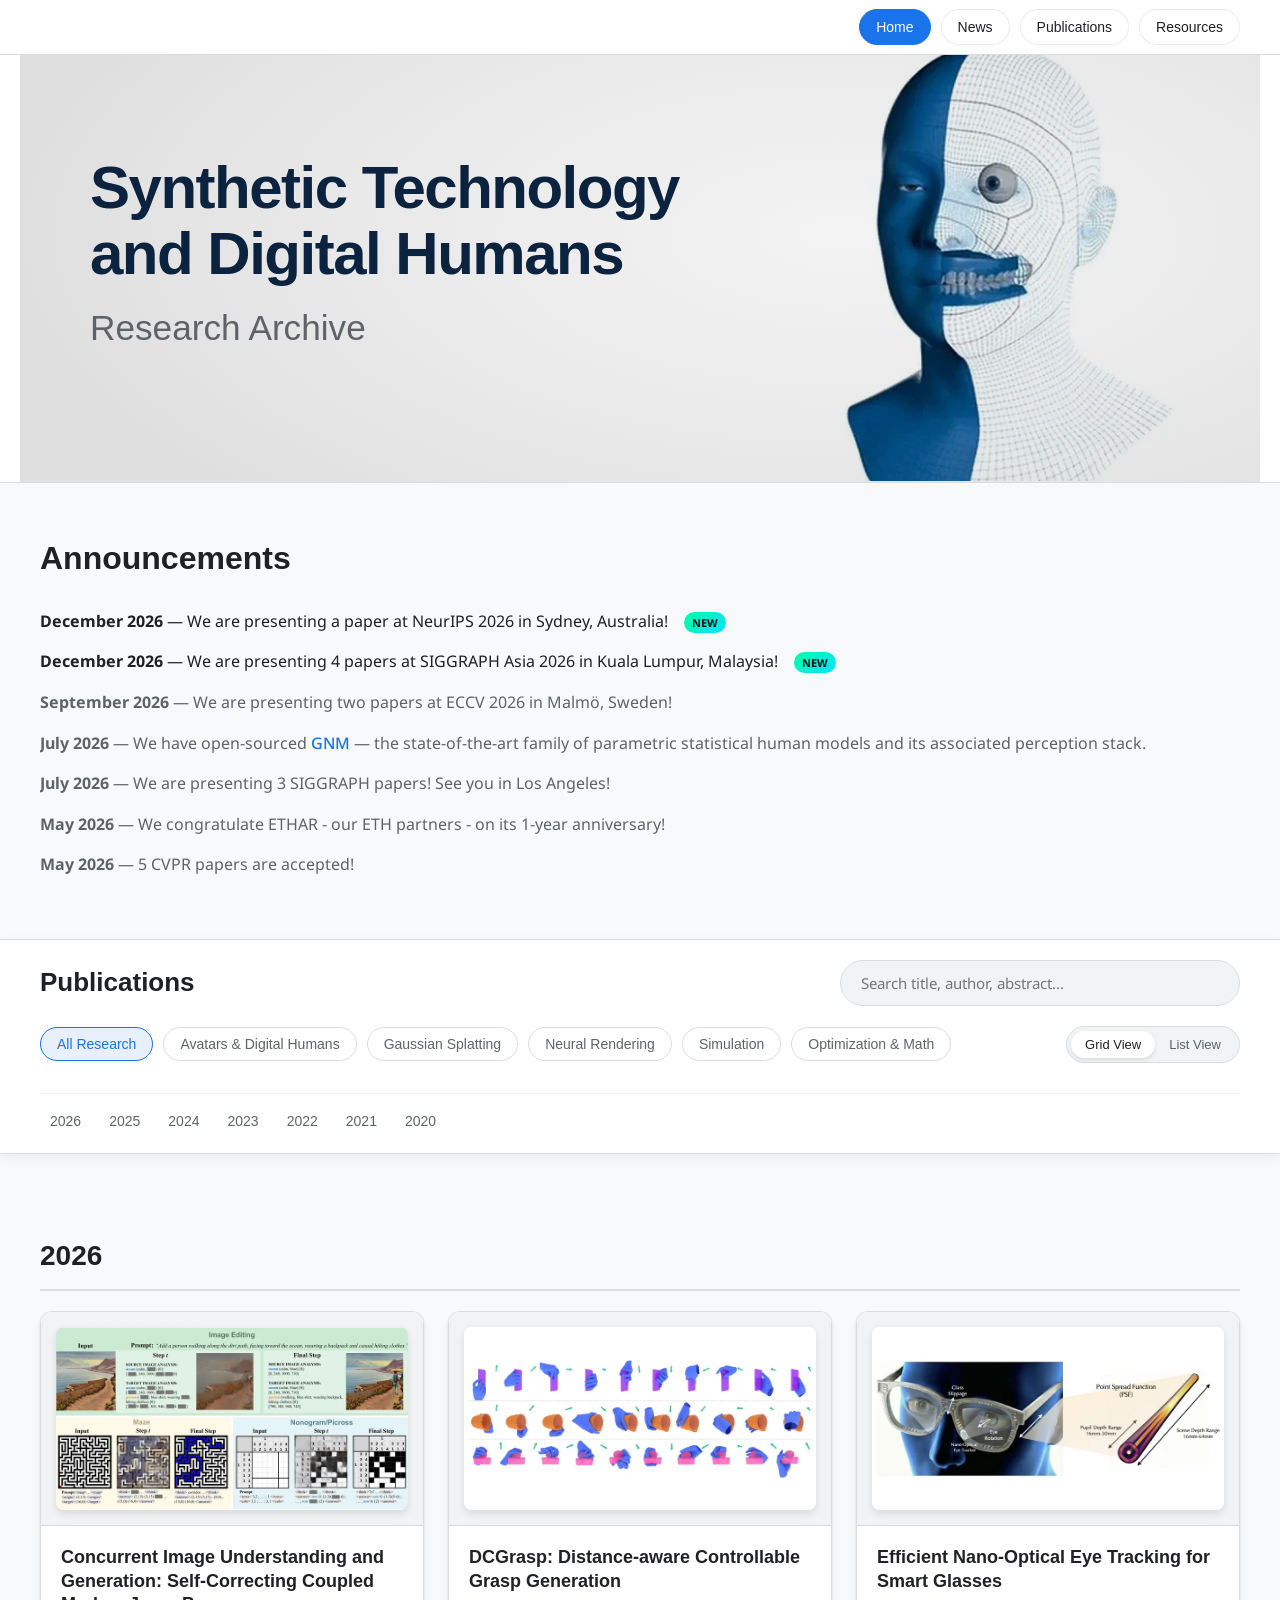
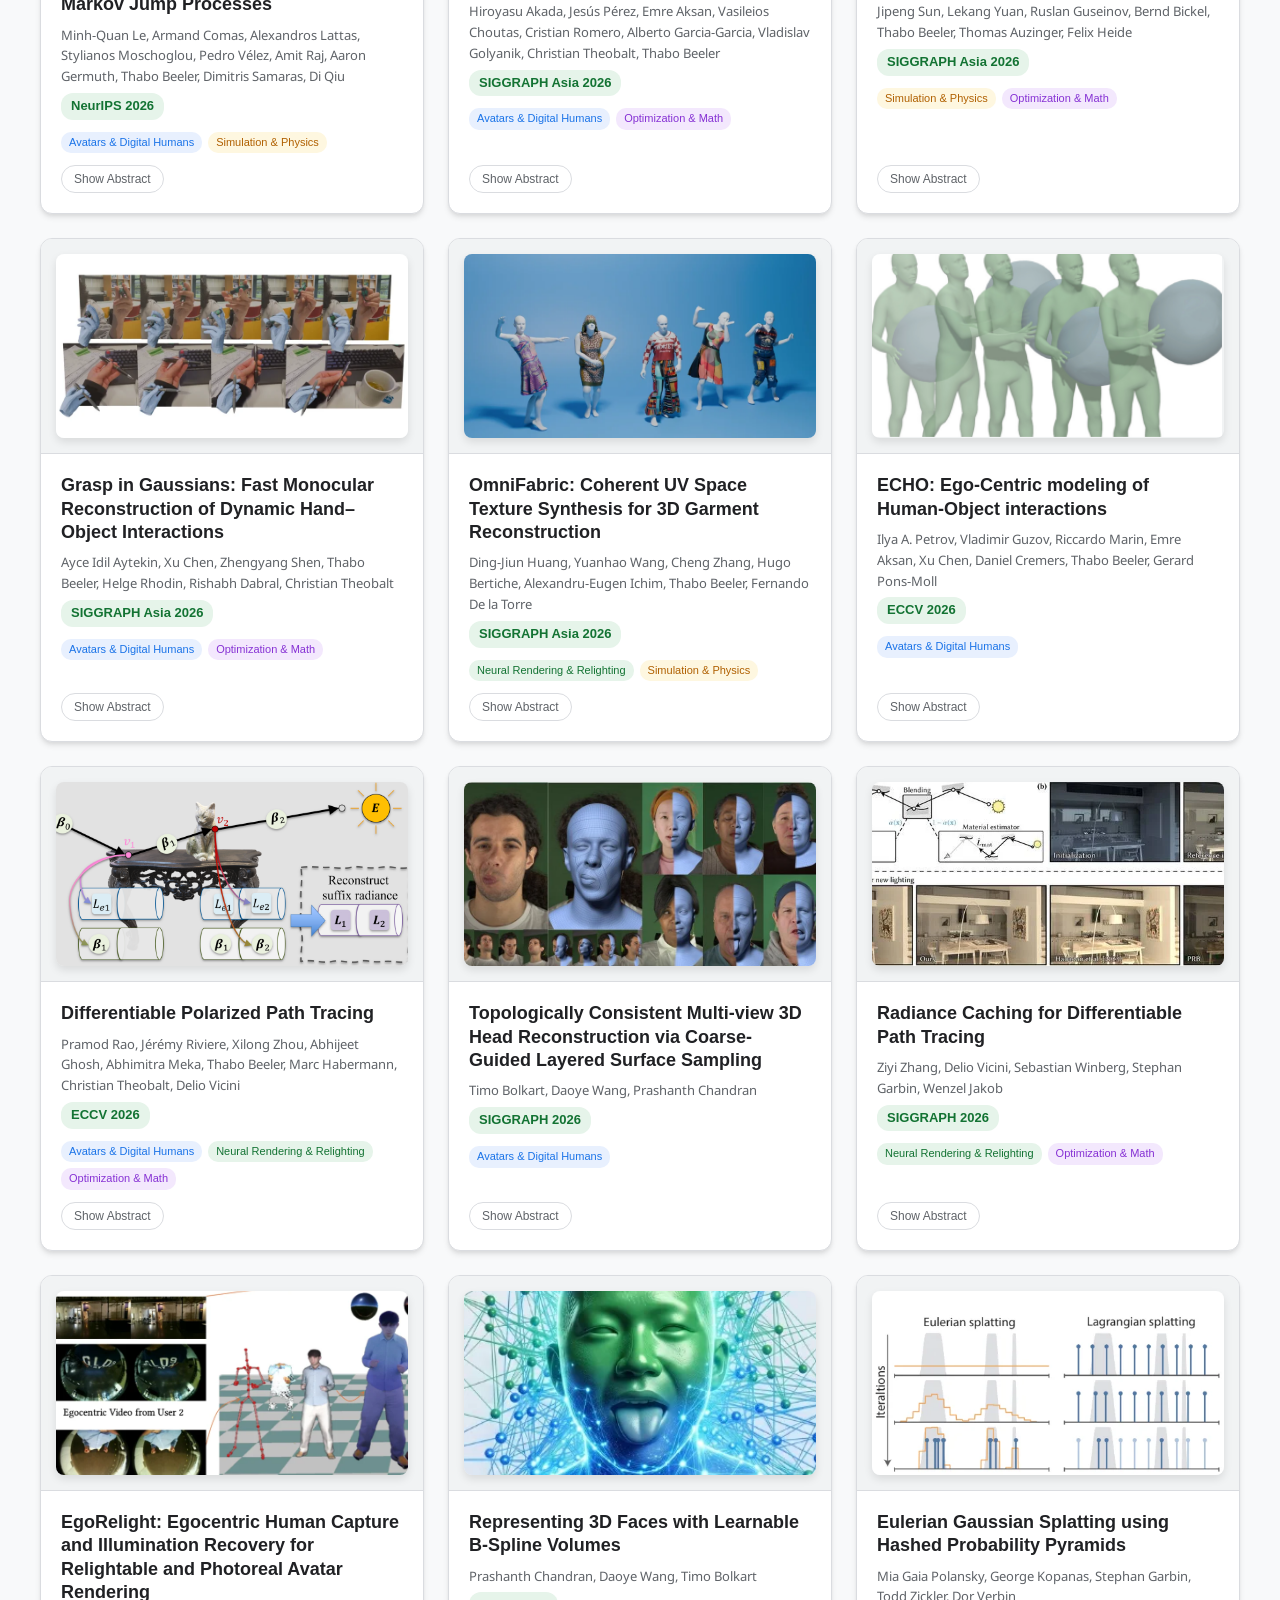
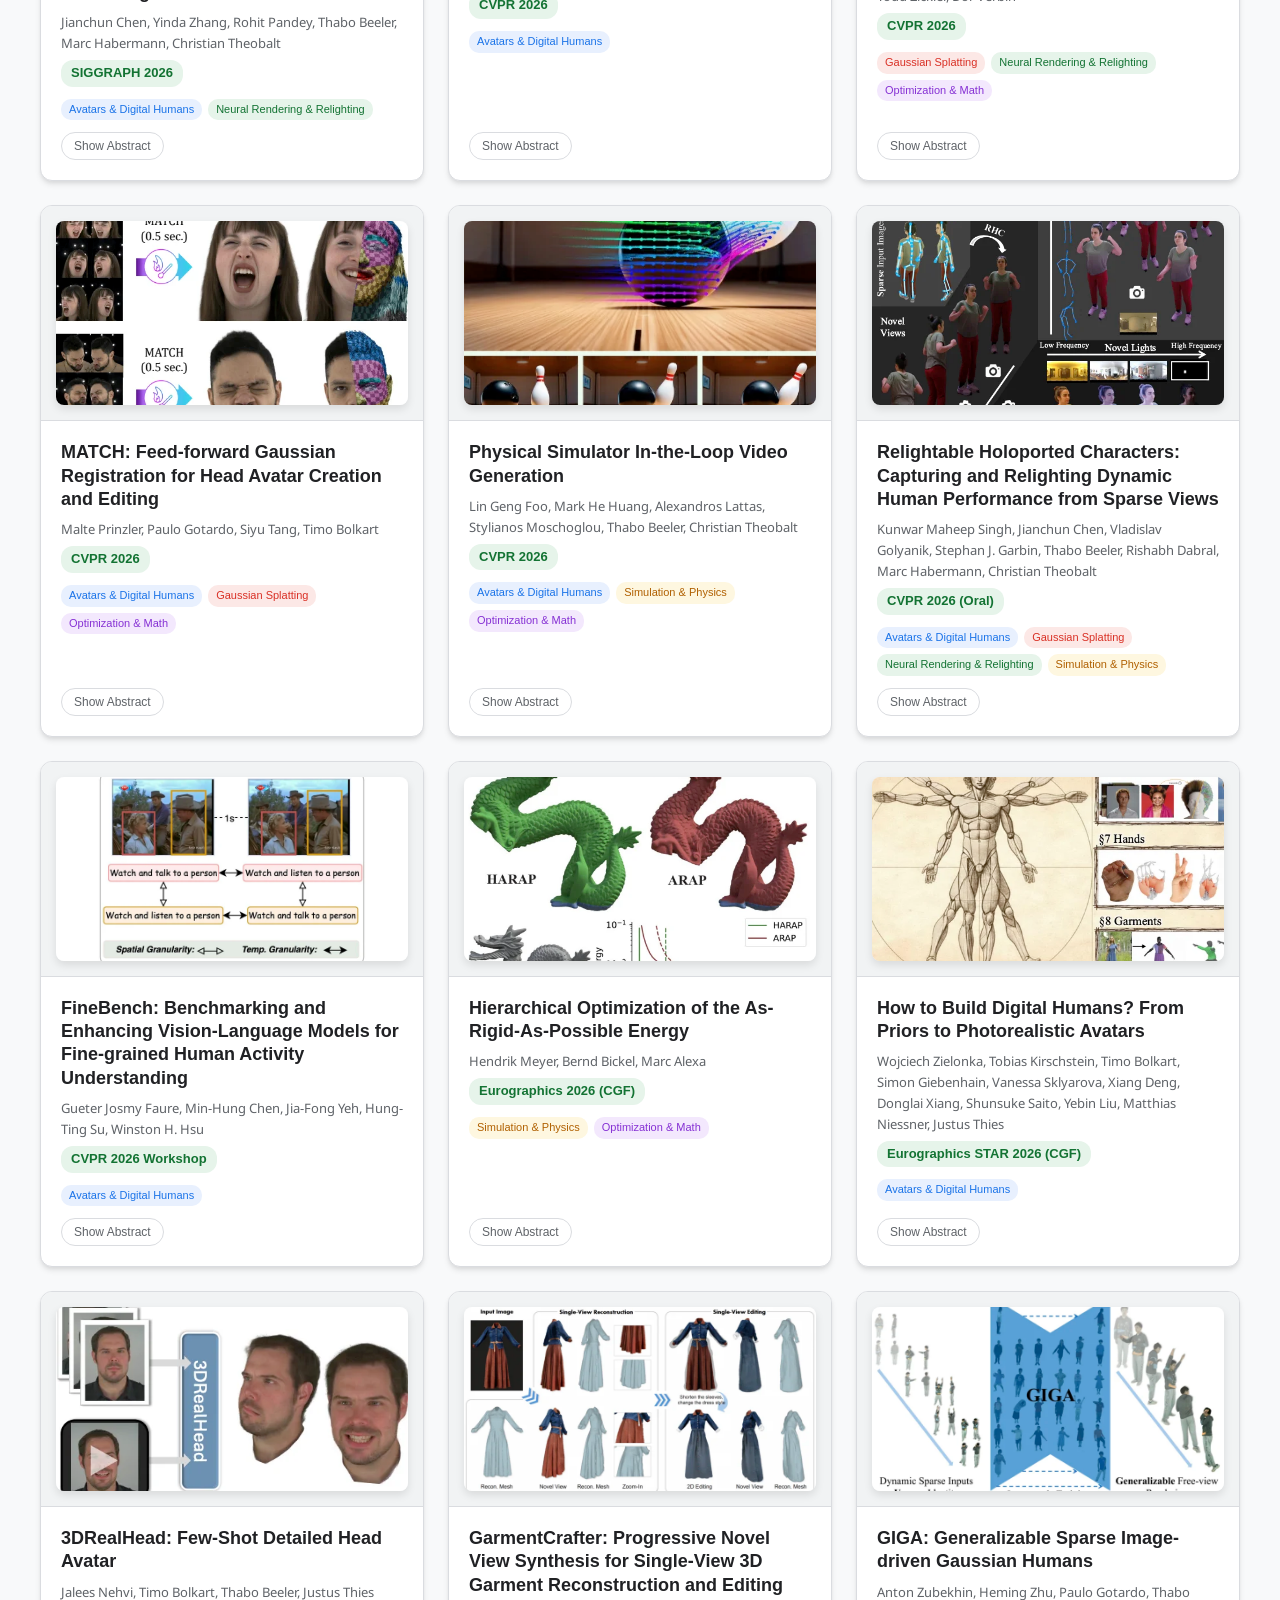
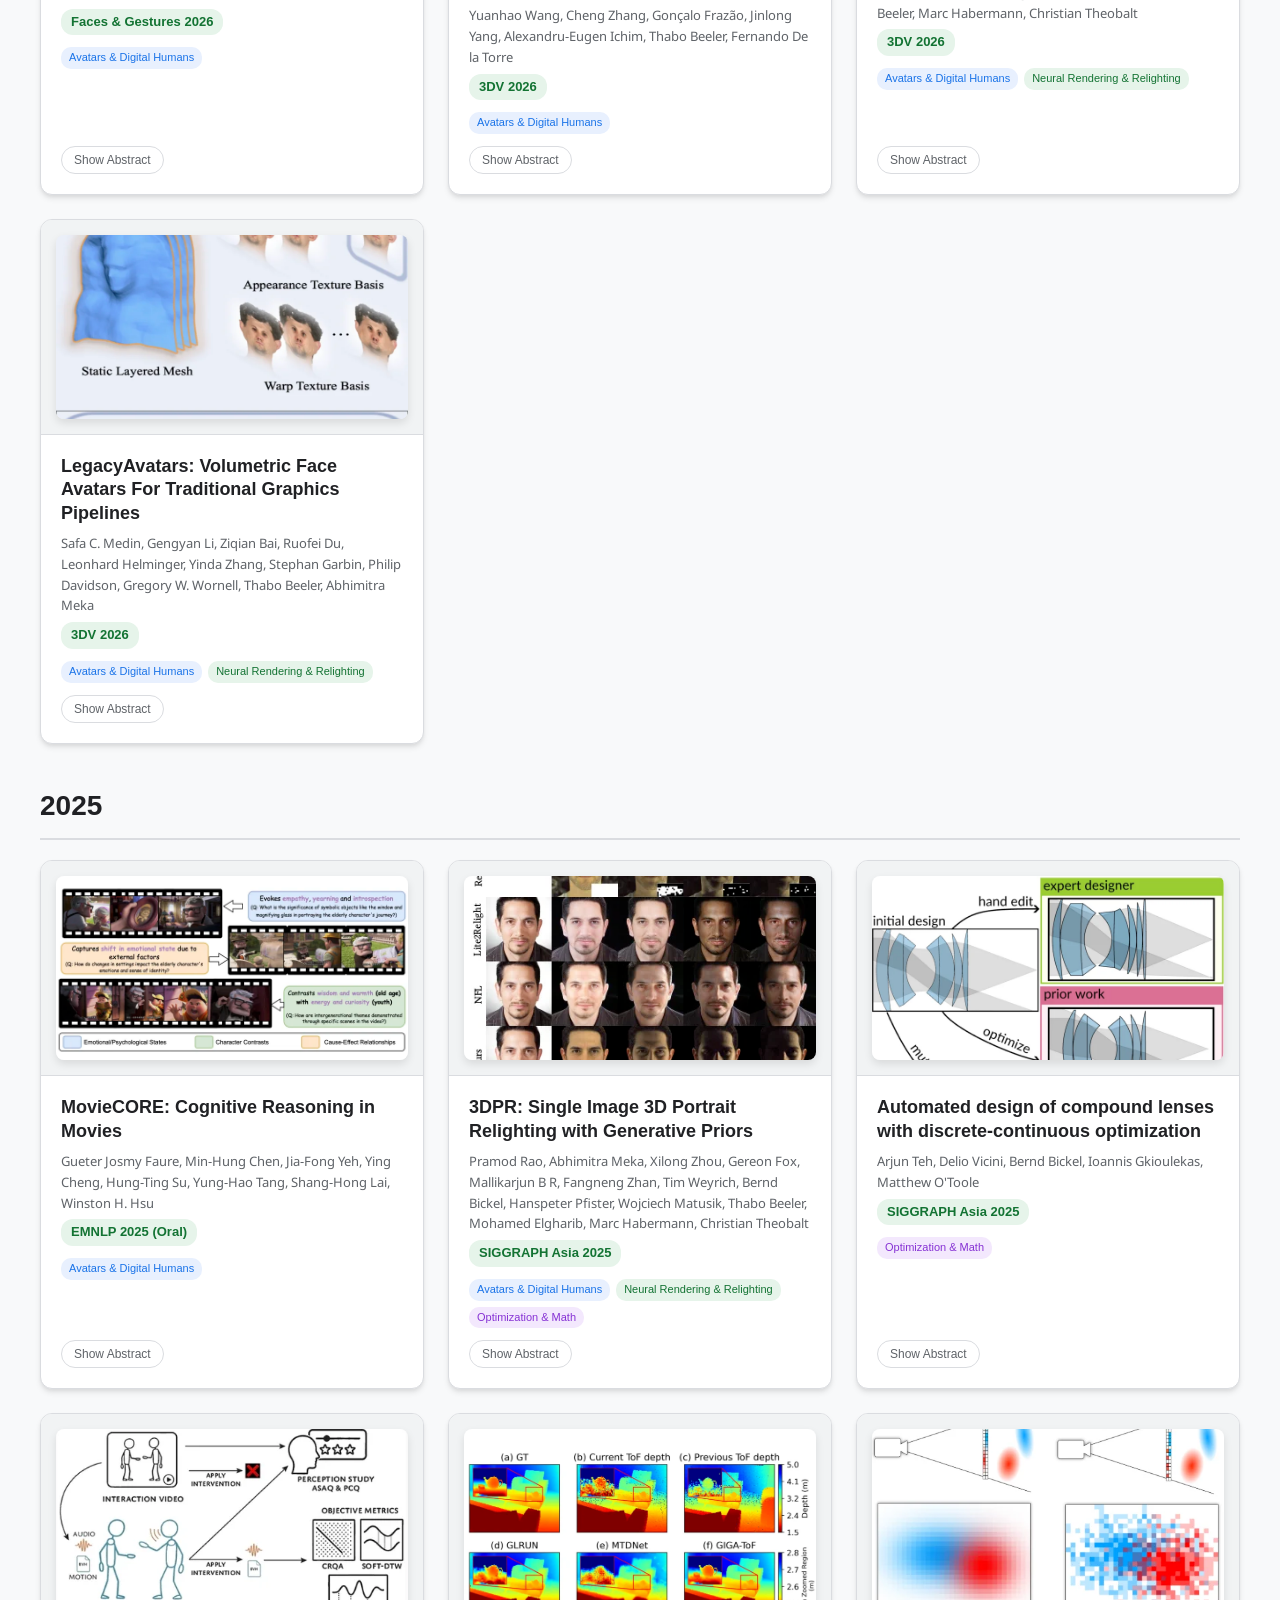
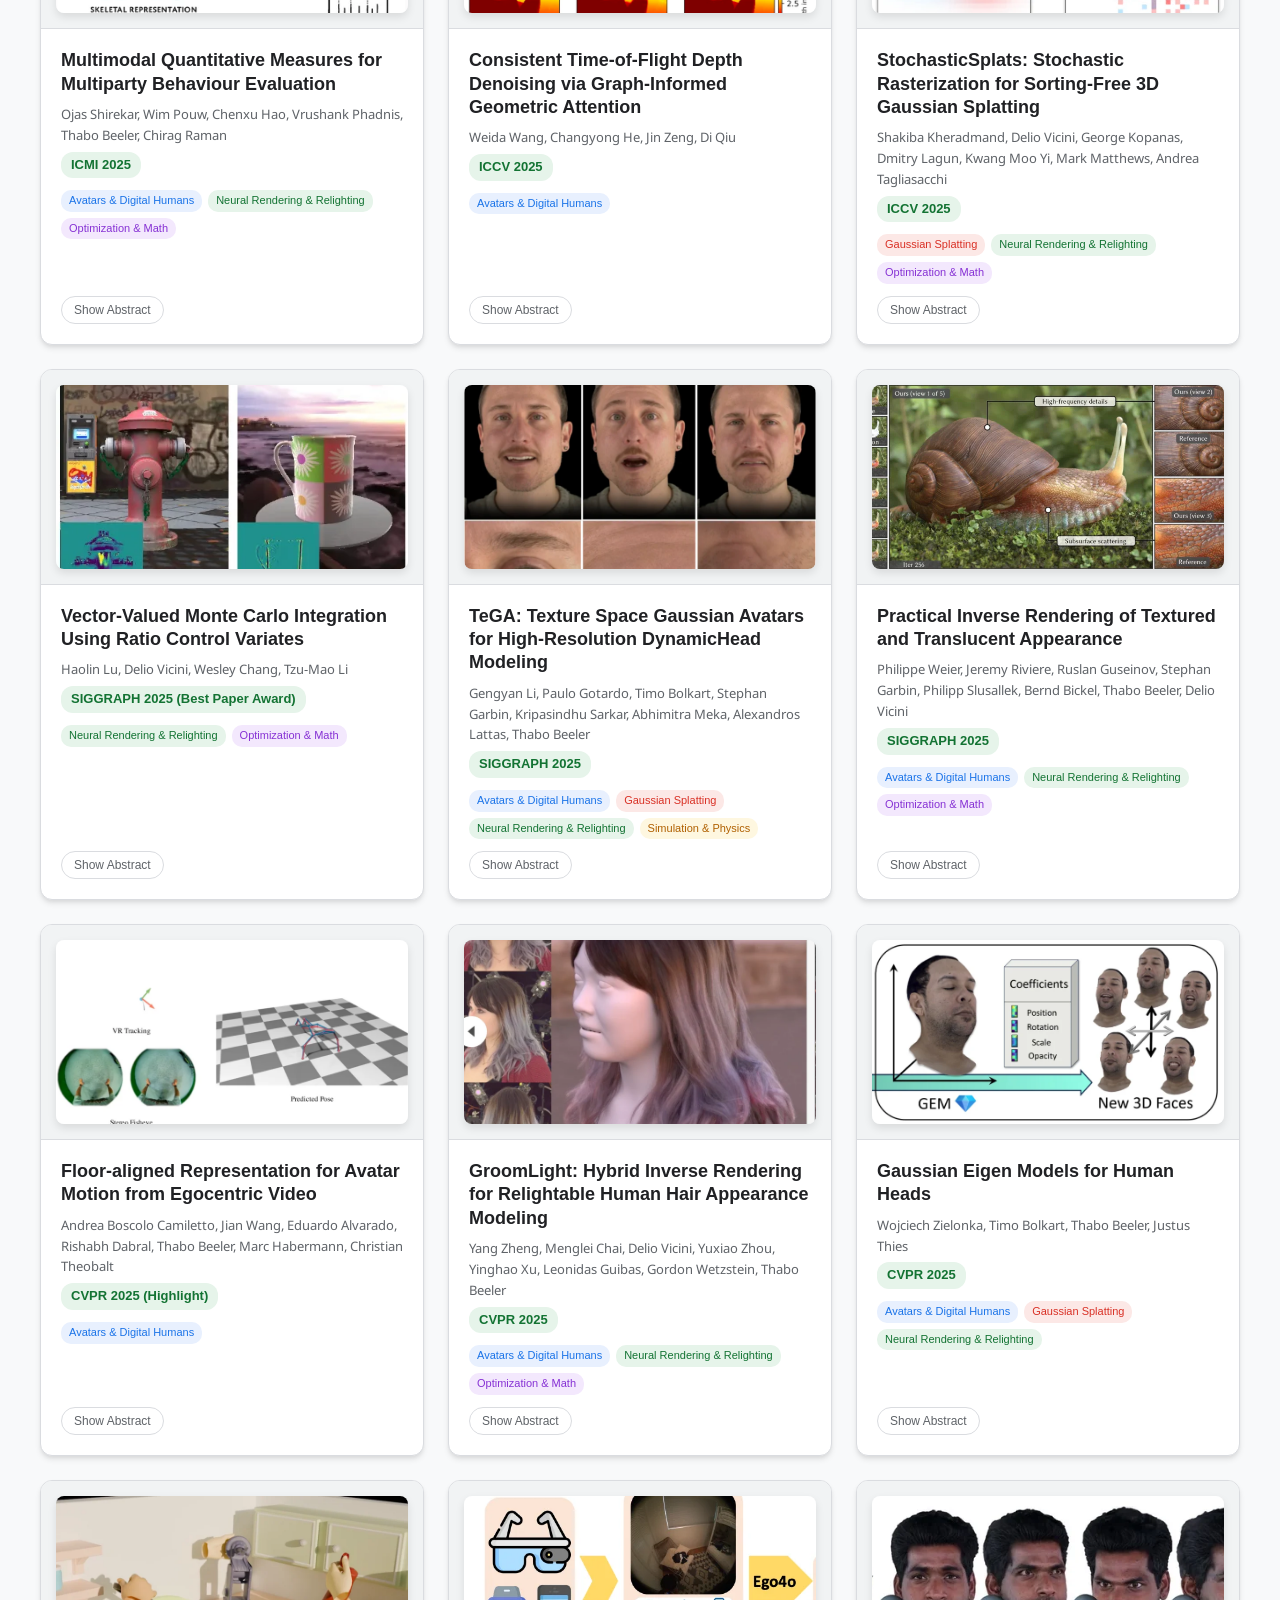
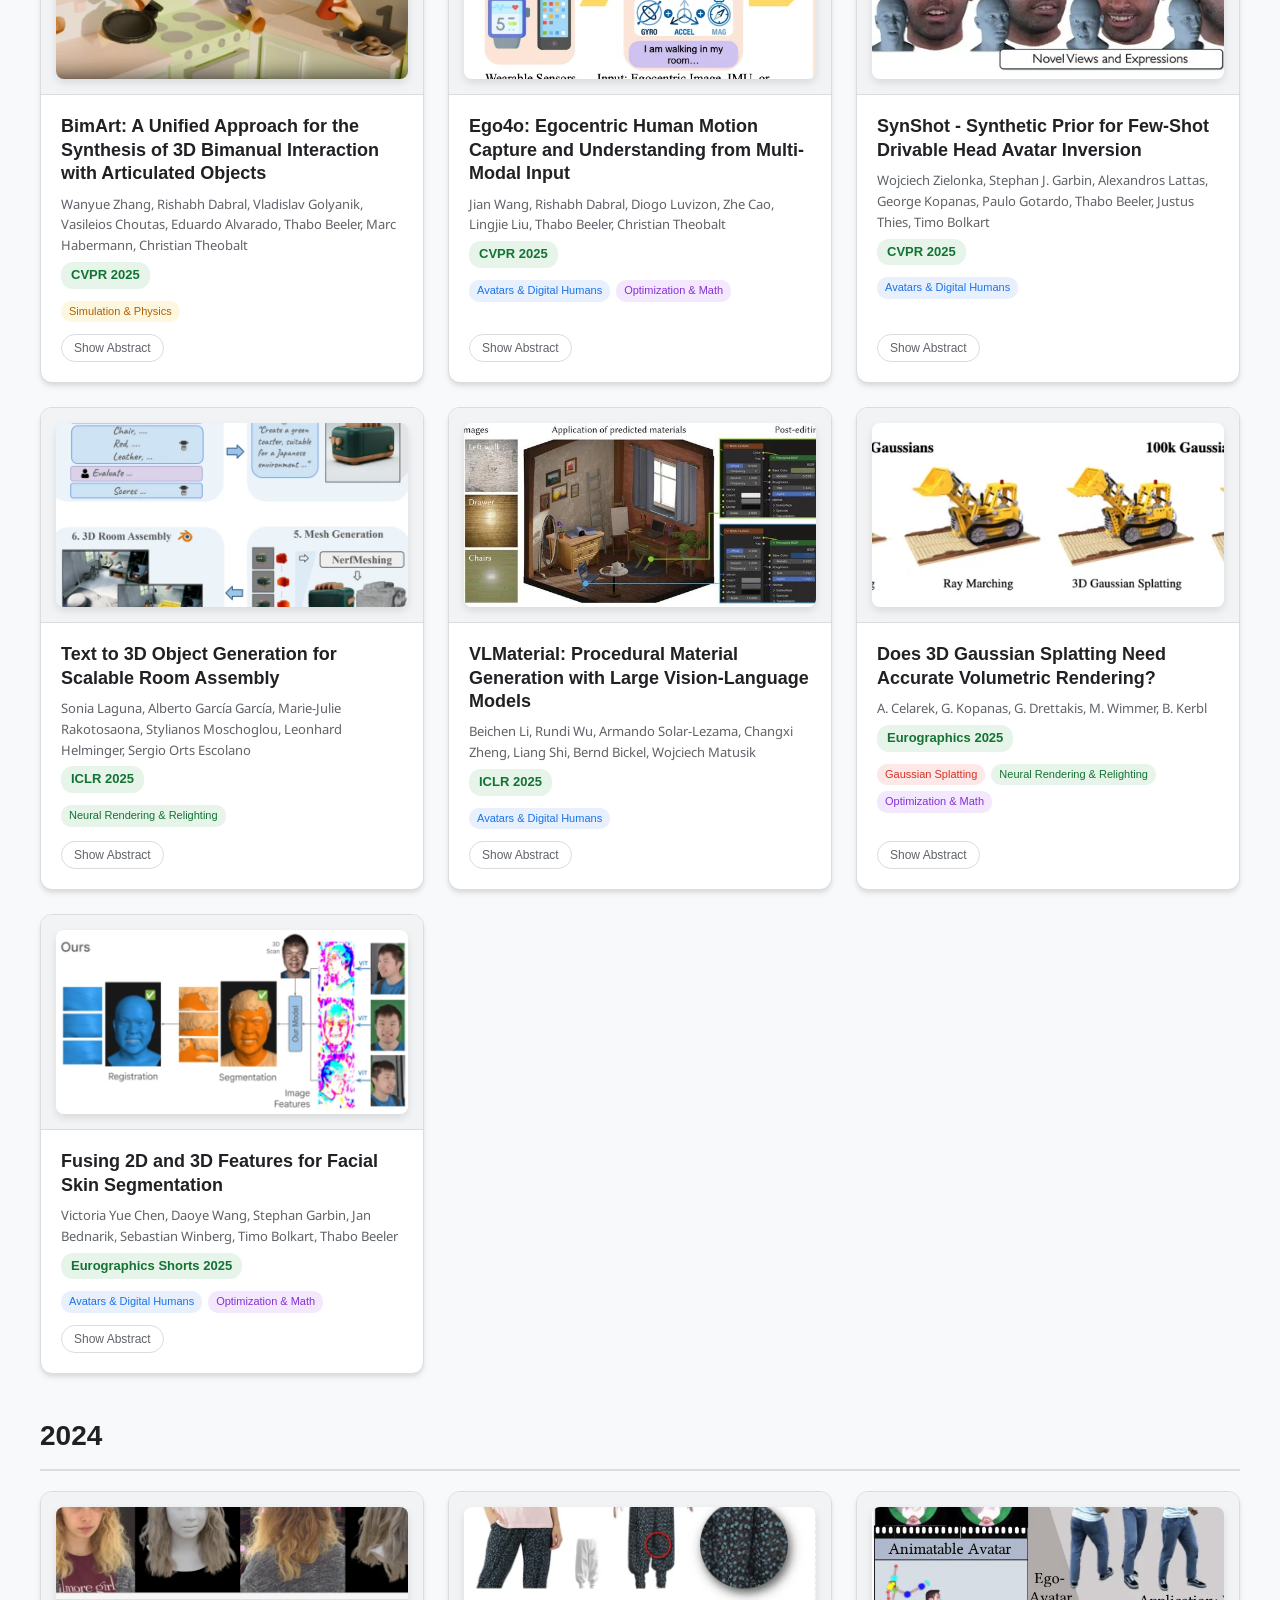
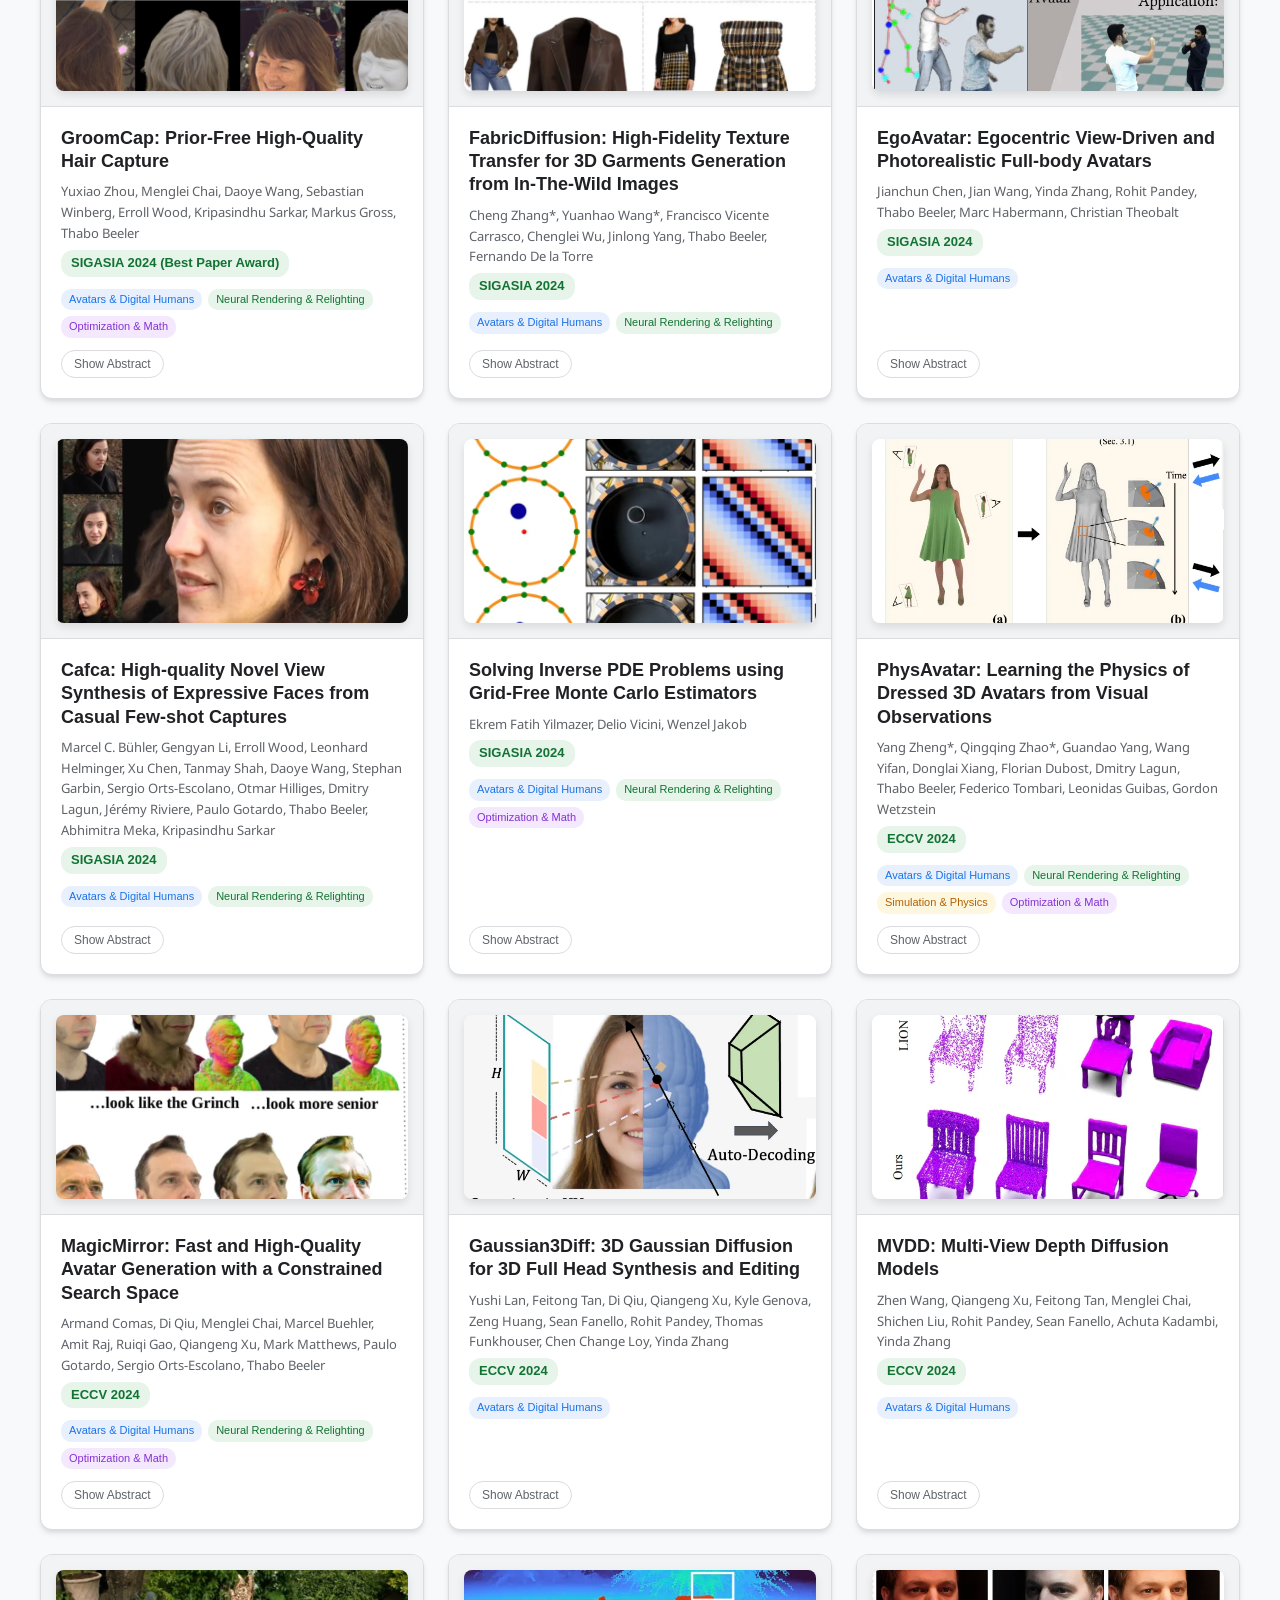
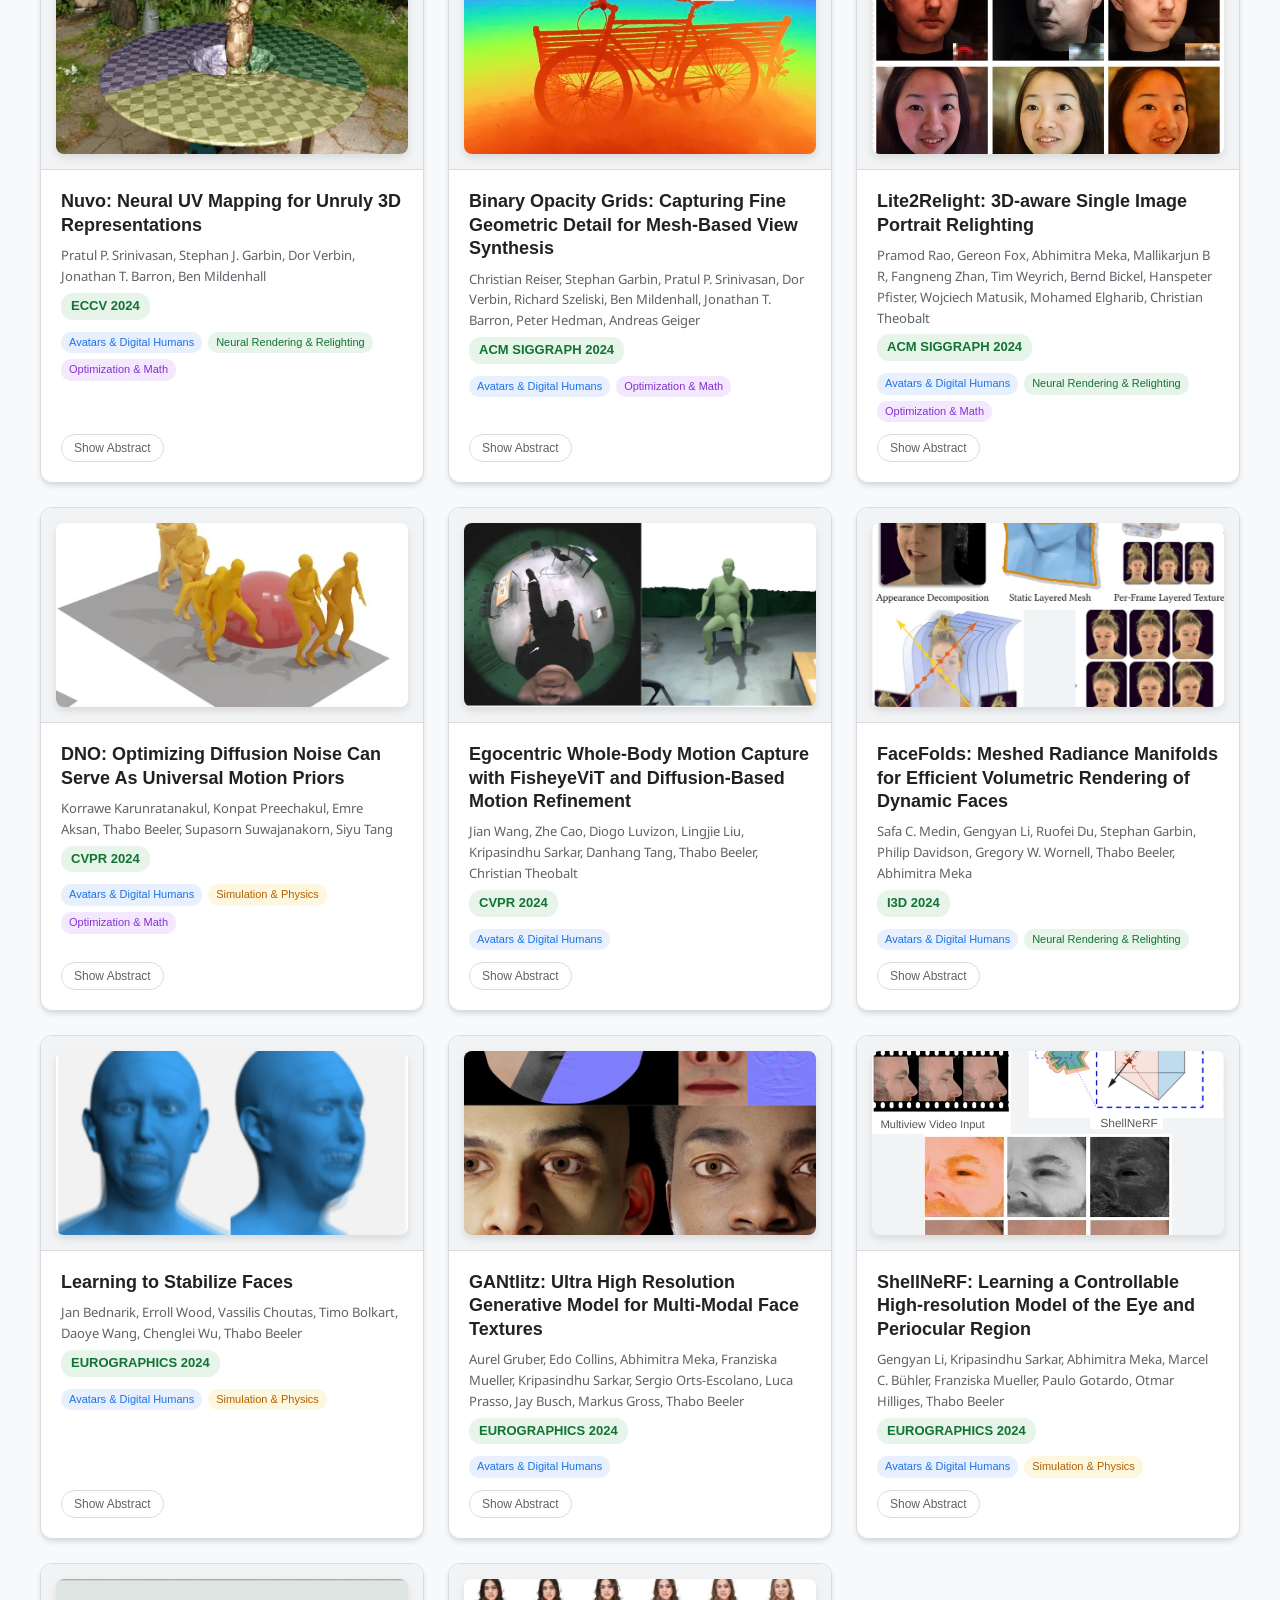
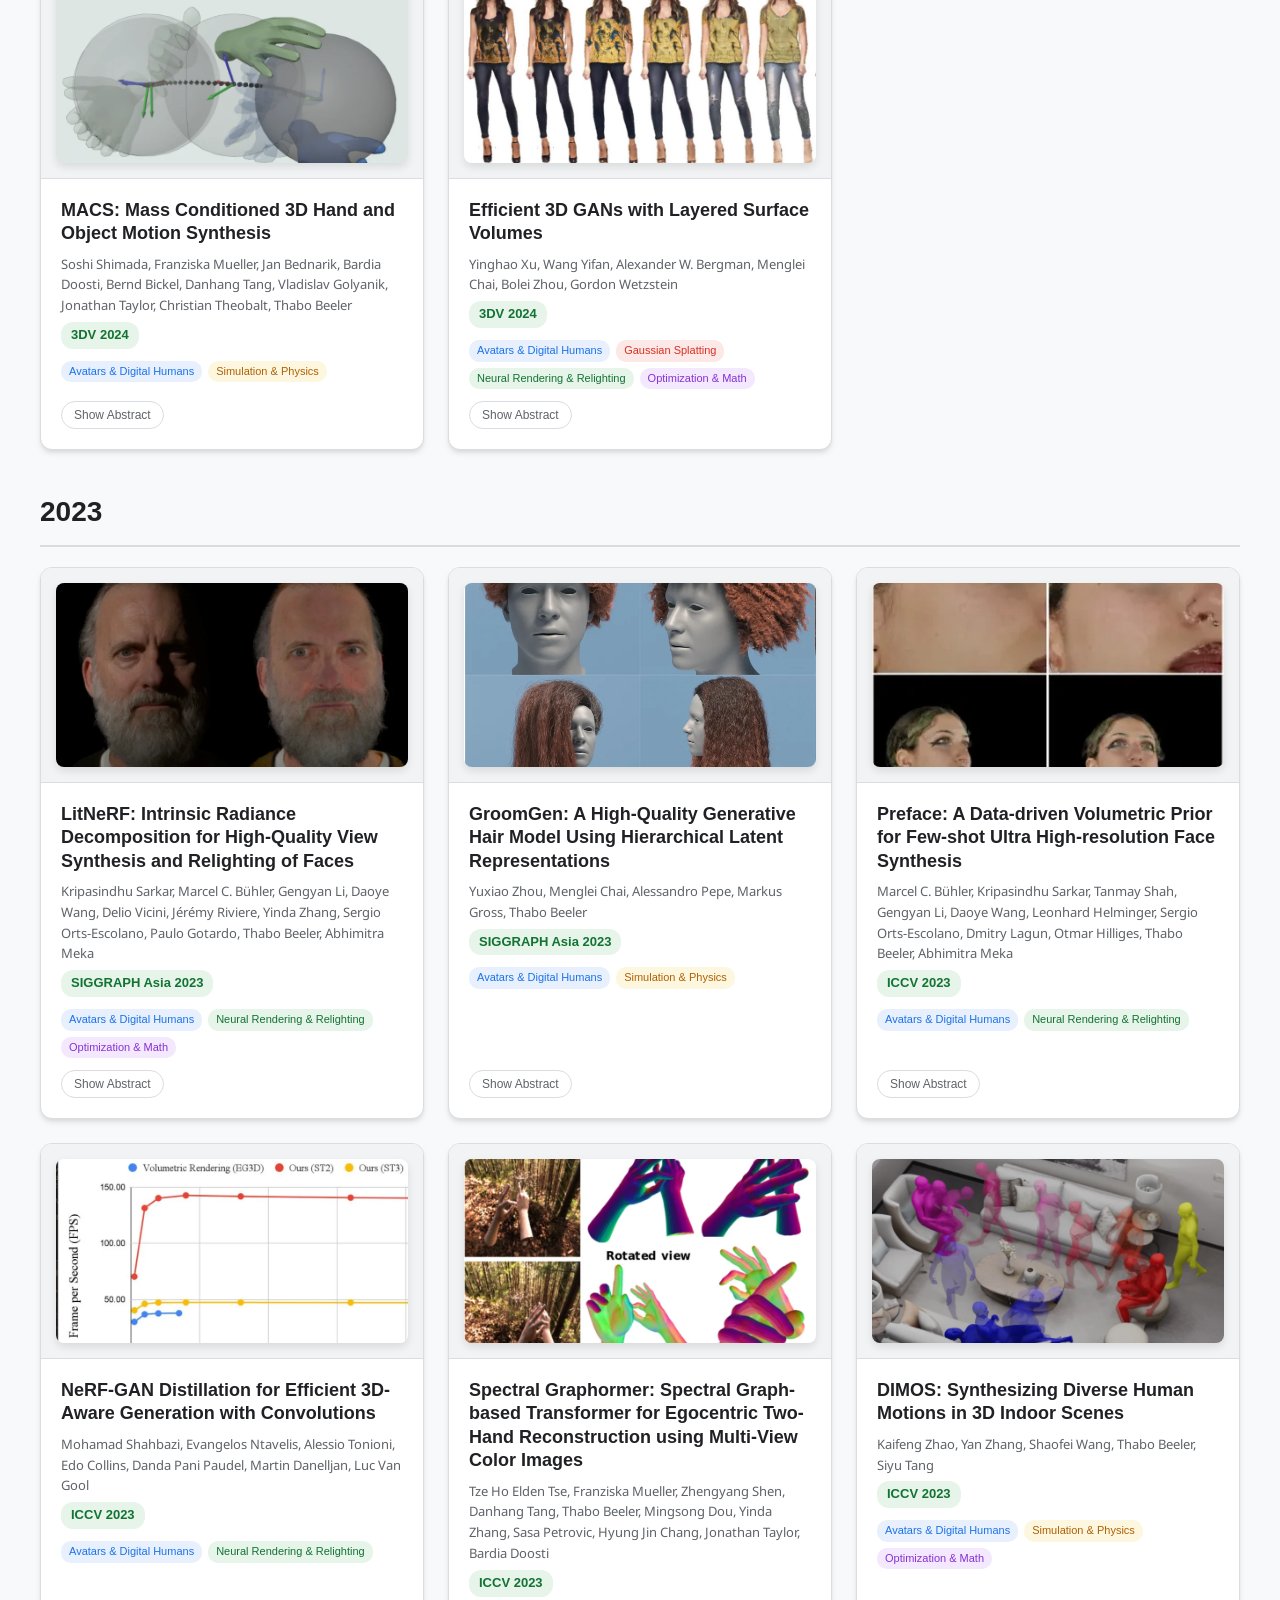
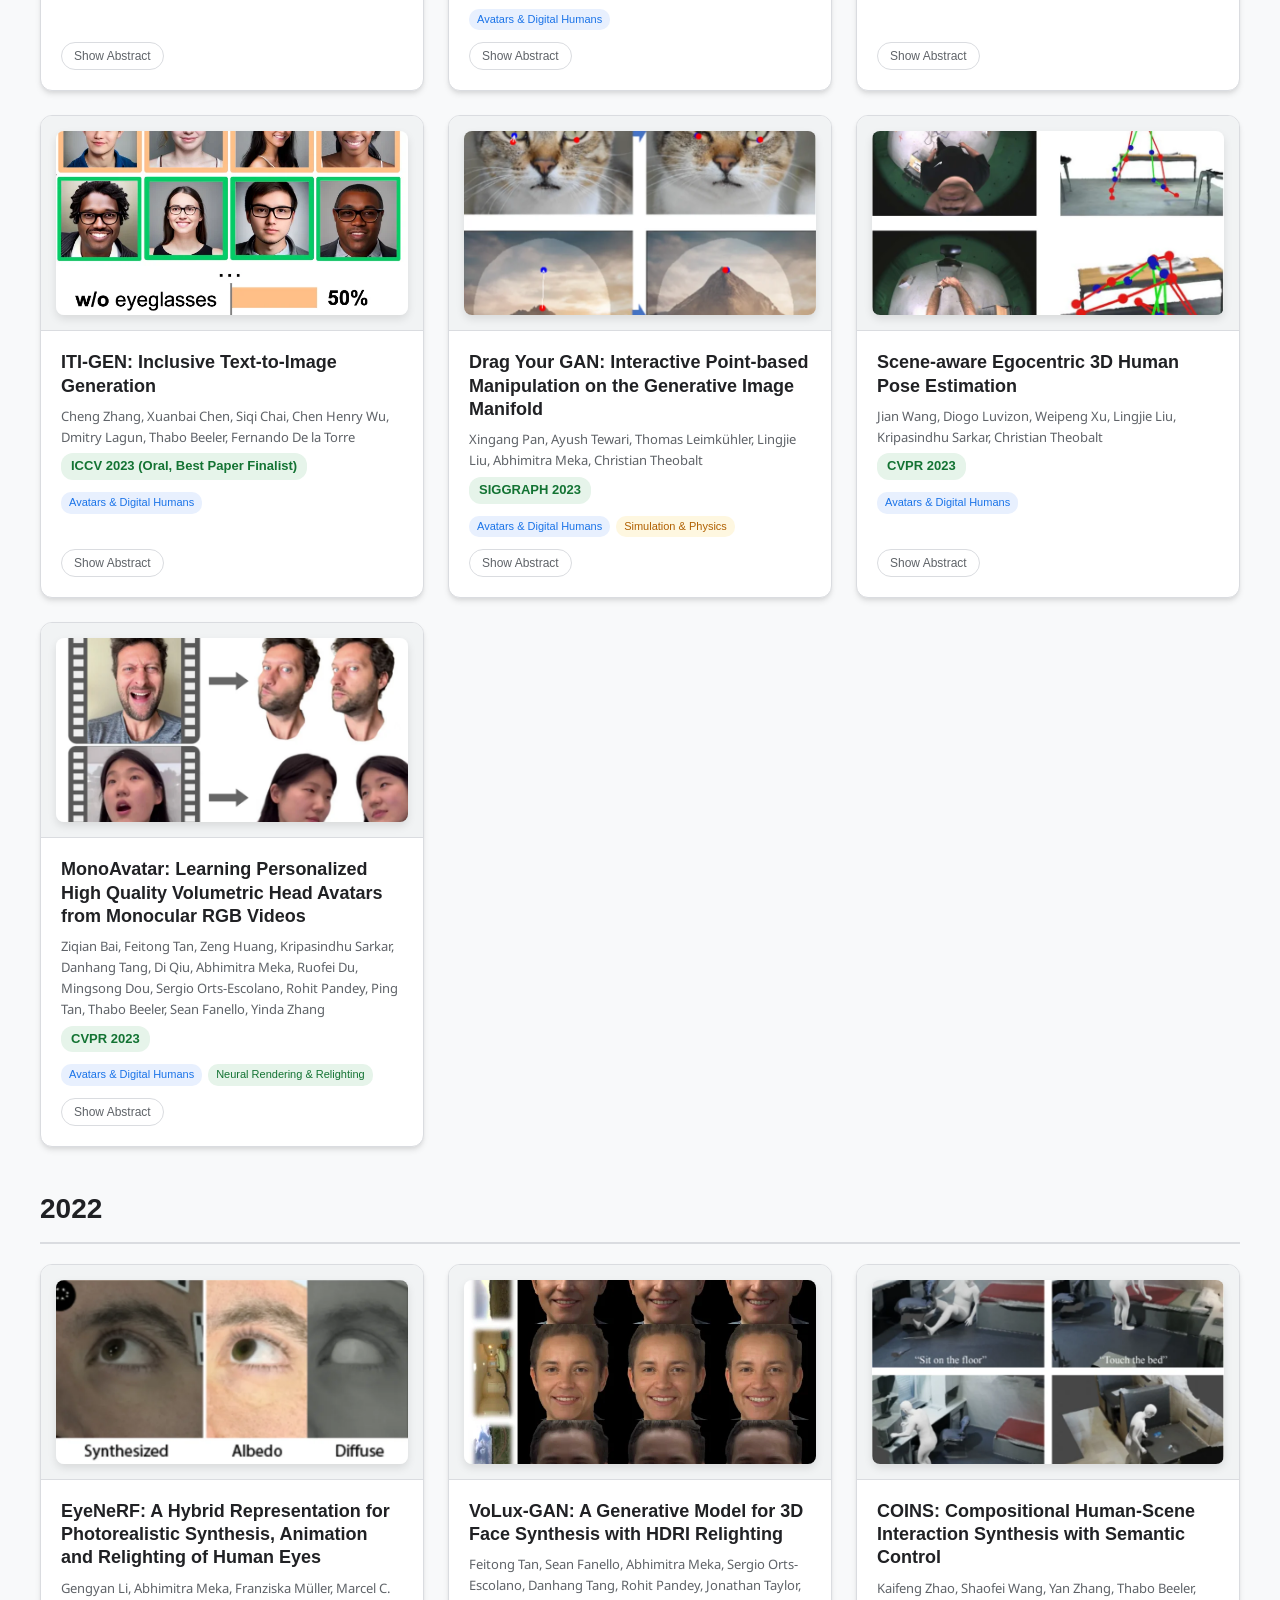
<file: index.html>
<!DOCTYPE html>
<html>
<head>
  <meta charset="utf-8">
  <meta name="description"
        content="Publication Archive">
  <meta name="viewport" content="width=device-width, initial-scale=1">
  <title>Publication Archive</title>

  <link href="https://fonts.googleapis.com/css?family=Google+Sans|Noto+Sans|Castoro"
        rel="stylesheet">

  <link rel="stylesheet" href="./main.css?v=27">
</head>
<body>
  <!-- Top Navigation Bar -->
  <nav class="site_navbar">
    <div class="navbar_container">
      <a href="./index.html?view=grid" class="navbar_logo" style="text-decoration: none; color: var(--text-color);"></a>
      <div class="top_nav">
        <a href="./index.html?view=grid" id="nav-home" class="active">Home</a>
        <a href="./news.html">News</a>
        <a href="./index.html?view=list" id="nav-pub">Publications</a>
        <a href="./resources.html">Resources</a>
      </div>
    </div>
  </nav>

  <!-- Title Banner -->
  <header class="hero_section">
    <video poster="./images/hero_syntec_poster.webp?v=2" autoplay loop muted playsinline class="hero_video_bg">
      <source src="./images/hero_syntec_reel.mp4?v=2" type="video/mp4">
    </video>
    <div class="hero_container">
      <div class="hero_text">
        <h1 class="hero_title">Synthetic Technology<br>and Digital Humans</h1>
        <p class="hero_subtitle" style="font-size: 2.2em; font-weight: 500; color: #5f6368; margin-top: 20px; line-height: 1.2;">Research Archive</p>
      </div>
    </div>
  </header>

  <!-- Announcements Section (Prominent) -->
  <section id="announcements_section" style="max-width: 1240px; margin: 0 auto; padding: 50px 20px 10px 20px;">
    <h2 style="font-family: 'Google Sans', sans-serif; font-size: 32px; font-weight: 700; margin-top: 0; margin-bottom: 25px;">Announcements</h2>
    <div class="prominent_announcements">
       <!-- Dynamically populated by news_data.js -->
    </div>
  </section>

  <!-- Interactive Control Panel -->
  <section class="control_panel" style="margin-top: 40px; border-top: 1px solid var(--border-color);">
    <div class="control_container">
      
      <!-- Integrated Publications Header -->
      <h2 style="font-family: 'Google Sans', sans-serif; font-size: 26px; font-weight: 700; margin: 0; margin-right: auto; padding-right: 20px; white-space: nowrap; color: var(--text-color);">Publications</h2>

      <!-- Search Input -->
      <div class="search_wrapper">
        <input type="text" id="search-input" placeholder="Search title, author, abstract...">
      </div>

      <!-- Filter Pills -->
      <div class="filter_pills">
        <button class="filter-pill active" data-filter="all">All Research</button>
        <button class="filter-pill" data-filter="avatars">Avatars & Digital Humans</button>
        <button class="filter-pill" data-filter="splatting">Gaussian Splatting</button>
        <button class="filter-pill" data-filter="rendering">Neural Rendering</button>
        <button class="filter-pill" data-filter="simulation">Simulation</button>
        <button class="filter-pill" data-filter="optimization">Optimization & Math</button>
      </div>

      <!-- Layout View Switcher -->
      <div class="view_switcher">
        <button id="view-grid-btn" class="active">Grid View</button>
        <button id="view-list-btn">List View</button>
      </div>


      <!-- Year Quicklinks -->
      <div class="year_quicklinks">
        <button onclick="location.href='#2026';">2026</button>
        <button onclick="location.href='#2025';">2025</button>
        <button onclick="location.href='#2024';">2024</button>
        <button onclick="location.href='#2023';">2023</button>
        <button onclick="location.href='#2022';">2022</button>
        <button onclick="location.href='#2021';">2021</button>
        <button onclick="location.href='#2020';">2020</button>
      </div>

    </div>
  </section>
<div class="content">

<div class="year_section">
<a name='2026'></a>
<h2 class="year_title">2026</h2>
    <ul class="publications">

<!--  Entry -->
      <li class="publication_entry">
        <div class="publication" onclick="location.href='https://coupled-jump.github.io/';" style="cursor: pointer;">
          <div class="publication_image">
            <img src="./images/2026_CoupledJump.webp" alt="Concurrent Image Understanding and Generation" />
          </div>
          <div class="publication_content">
            <h2 class="publication_title">
Concurrent Image Understanding and Generation: Self-Correcting Coupled Markov Jump Processes
            </h2><div class="publication_authors">
Minh-Quan Le, Armand Comas, Alexandros Lattas, Stylianos Moschoglou, Pedro Vélez, Amit Raj, Aaron Germuth, Thabo Beeler, Dimitris Samaras, Di Qiu
            </div><div class="publication_venue">
NeurIPS 2026
            </div><div class="publication_abstract">
Human cognition does not separate understanding and generation. A teacher at a whiteboard speaks and draws together; each modality reshapes the other. In this paper, we bring this coupled loop to artificial systems. Masked Diffusion Models (MDMs) are ideally suited to this task, yet existing samplers either decode text and image interleavedly or independently update them in parallel branches that share only previous-step history, but not the other modality's latest decisions within the same step; combined with MDMs' inability to remask, cross-modal contradictions are neither detected nor repaired. We introduce Self-Correcting Coupled Markov Jump Processes (SC-CMJP), a framework in which one modality's transition rates are functionals of the other modality's confidence score, as weighted by cross-modal attention. Furthermore, a remasking jump retracts commitments the moment cross-modal evidence turns against them. In conjunction with SC-CMJP, we introduce CO<sub>2</sub>Jump (Self-COrrecting COupled Jump), a novel training-free single-pass sampler for joint multimodal generation. For training and evaluation purposes, we have created and will release three large-scale joint multimodal generation corpora: JEdit-1M, JMaze-200K, and JNono-200K, with matching in- and out-of-distribution benchmarks. CO<sub>2</sub>Jump achieves best joint performance for image understanding and editing as well as visual reasoning (maze and nonogram solving). The performance of the sampler scales monotonically with the number of denoising steps, evidence that the benefits of cross-modal coupling compound across the trajectory.
            </div>
          </div>
        </div>
      </li>
<!-- END Entry -->

<!--  Entry -->
      <li class="publication_entry">
        <div class="publication" onclick="location.href='https://4dqv.mpi-inf.mpg.de/DCGrasp/';" style="cursor: pointer;">
          <div class="publication_image">
            <img src="./images/2026_DCGrasp.webp" alt="DCGrasp" />
          </div>
          <div class="publication_content">
            <h2 class="publication_title">
DCGrasp: Distance-aware Controllable Grasp Generation
            </h2><div class="publication_authors">
Hiroyasu Akada, Jesús Pérez, Emre Aksan, Vasileios Choutas, Cristian Romero, Alberto Garcia-Garcia, Vladislav Golyanik, Christian Theobalt, Thabo Beeler
            </div><div class="publication_venue">
SIGGRAPH Asia 2026
            </div><div class="publication_abstract">
Generating 3D hand-object interactions is essential for applications in robotics, AR/VR, and synthetic data generation, where flexible controllability and strong generalization to diverse object geometries are required. However, existing methods rarely satisfy these requirements, limiting their practical applicability. We present DCGrasp, a multi-modal diffusion framework for distance-aware controllable grasp generation. DCGrasp is built on a novel grasp energy term that computes Distance Profile, a signed distance from each hand vertex to the nearest object point, coupled with distance-aware weighting, effectively capturing the semantically similar hand–object interaction in near-contact regions while remaining invariant to object and hand identity. Given various controllable signals, DCGrasp first generates a Distance Profile based on a Diffusion Transformer, together with a corresponding candidate hand pose. We then refine the candidate pose through optimization, enforcing consistency between the optimized hand pose and the generated Distance Profile in near-contact regions. Our experiments show that DCGrasp produces high-quality, geometrically plausible grasps with flexible user control, generalizing effectively to diverse object and hand shapes and scales. Our work establishes a robust and versatile pipeline for the synthesis of controllable 3D hand–object interactions.
            </div>
          </div>
        </div>
      </li>
<!-- END Entry -->

<!--  Entry -->
      <li class="publication_entry">
        <div class="publication" onclick="location.href='https://princeton-computational-imaging.github.io/NanoEyeTracking/';" style="cursor: pointer;">
          <div class="publication_image">
            <img src="./images/2026_NanoEyeTracking.webp" alt="Efficient Nano-Optical Eye Tracking for Smart Glasses" />
          </div>
          <div class="publication_content">
            <h2 class="publication_title">
Efficient Nano-Optical Eye Tracking for Smart Glasses
            </h2><div class="publication_authors">
Jipeng Sun, Lekang Yuan, Ruslan Guseinov, Bernd Bickel, Thabo Beeler, Thomas Auzinger, Felix Heide
            </div><div class="publication_venue">
SIGGRAPH Asia 2026
            </div><div class="publication_abstract">
Accurate gaze tracking is essential for interaction in VR and AR devices; however, integrating it into the compact form factor of smart glasses remains a challenge. Existing approaches typically rely on active glint-based pupil-center corneal reflections to decouple eye rotation from device slippage. While effective, the required geometric arrangement of illumination sources is challenging to integrate into compact eyewear. Without the reference features provided by glints, passive tracking requires computationally expensive processing to resolve the ambiguity between slippage and rotation. In this work, we introduce a glint-free nano-optical eye-tracking method with the lens, sensor operation, and reconstruction network tailored to this task. We design a point spread function that provides an optical encoding that physically disentangles slippage from rotation. We validate our method both in simulation and with an experimental prototype, finding that our optical encoding with end-to-end design allows for an approximately 6&times; reduction in floating-point operations (FLOPs) compared to conventional glint-free methods relying on mobile-optimized networks. This creates a viable path for always-on, glint-free eye tracking in compact smart glasses.
            </div>
          </div>
        </div>
      </li>
<!-- END Entry -->

<!--  Entry -->
      <li class="publication_entry">
        <div class="publication" onclick="location.href='https://aidilayce.github.io/GraG-page/';" style="cursor: pointer;">
          <div class="publication_image">
            <img loading="lazy" src="./images/2026_GraG.webp" alt="Grasp in Gaussians" />
          </div>
          <div class="publication_content">
            <h2 class="publication_title">
Grasp in Gaussians: Fast Monocular Reconstruction of Dynamic Hand–Object Interactions
            </h2><div class="publication_authors">
Ayce Idil Aytekin, Xu Chen, Zhengyang Shen, Thabo Beeler, Helge Rhodin, Rishabh Dabral, Christian Theobalt
            </div><div class="publication_venue">
SIGGRAPH Asia 2026
            </div><div class="publication_abstract">
We present Grasp in Gaussians (GraG), a fast and robust method for reconstructing dynamic 3D hand–object interactions from a single monocular video. Unlike recent approaches that optimize heavy neural representations, our method focuses on tracking the hand and the object efficiently, once initialized from pretrained large models. Our key insight is that, given strong pretrained object and hand priors, accurate and temporally stable hand–object motion can be recovered using a compact Sum-of-Gaussians (SoG) representation, revived from classical tracking literature and integrated with generative Gaussian-based initializations. We initialize object pose and geometry using a video-adapted SAM3D pipeline, then convert the resulting dense Gaussian representation into a lightweight SoG via subsampling. This compact representation enables efficient and fast tracking while preserving geometric fidelity, with the pretrained priors and simple geometric/contact losses providing accurate hand-object placement. For the hand, we adopt a complementary strategy: starting from off-the-shelf monocular hand pose initialization, we refine hand motion using simple yet effective 2D joint, silhouette, depth, and contact losses, avoiding per-frame refinement of a detailed 3D hand appearance model while maintaining stable articulation. Extensive experiments on public benchmarks demonstrate that GraG reconstructs temporally coherent hand-object interactions on long sequences 4.4&times;&ndash;38.9&times; faster than prior work while preserving temporally coherent hand-object motion.
            </div>
          </div>
        </div>
      </li>
<!-- END Entry -->

<!--  Entry -->
      <li class="publication_entry">
        <div class="publication" onclick="location.href='https://humansensinglab.github.io/OmniFabric/';" style="cursor: pointer;">
          <div class="publication_image">
            <img loading="lazy" src="./images/2026_OmniFabric.webp" alt="OmniFabric" />
          </div>
          <div class="publication_content">
            <h2 class="publication_title">
OmniFabric: Coherent UV Space Texture Synthesis for 3D Garment Reconstruction
            </h2><div class="publication_authors">
Ding-Jiun Huang, Yuanhao Wang, Cheng Zhang, Hugo Bertiche, Alexandru-Eugen Ichim, Thabo Beeler, Fernando De la Torre
            </div><div class="publication_venue">
SIGGRAPH Asia 2026
            </div><div class="publication_abstract">
Automated generation of production-ready 3D garment assets from a single image is a central challenge in digital content creation. While recent generative models have significantly advanced 3D geometry reconstruction, synthesizing high-quality textures remains a bottleneck. Existing methods often bake environmental illumination and shadows directly into the texture map, or they fail to maintain global structural coherence, making the resulting assets unusable for physical simulation and relighting. In this work, we introduce OmniFabric, a novel approach that synthesizes globally coherent texture maps directly within the 2D sewing pattern space. Given a single reference image, our pipeline utilizes an estimated 3D mesh and generative priors of powerful Vision-Language Models (VLMs) to establish a complete but coarse texture initialization across the unwrapped sewing patterns. We then leverage a specialized diffusion transformer, trained via an automated synthetic data engine and conditioned on 3D positional features, to refine this initialization directly in the canonical UV domain. This effectively removes distortion and baked-in artifacts to extract a clean and normalized texture map that preserves the original garment design. Extensive experiments demonstrate that OmniFabric significantly outperforms state-of-the-art baselines, yielding photorealistic 3D garments with high-quality textures.
            </div>
          </div>
        </div>
      </li>
<!-- END Entry -->

<!--  Entry -->	
      <li class="publication_entry">
        <div class="publication" onclick="location.href='https://ptrvilya.github.io/echo/';" style="cursor: pointer;">
          <div class="publication_image">
            <img src="./images/2026_ECHO.png" alt="ECHO" />
          </div>
          <div class="publication_content">
            <h2 class="publication_title">
ECHO: Ego-Centric modeling of Human-Object interactions
            </h2><div class="publication_authors">
Ilya A. Petrov, Vladimir Guzov, Riccardo Marin, Emre Aksan, Xu Chen, Daniel Cremers, Thabo Beeler, Gerard Pons-Moll
           </div><div class="publication_venue">
ECCV 2026
            </div><div class="publication_abstract">
Modeling human-object interactions (HOI) from an egocentric perspective is a critical yet challenging task, particularly when relying on sparse signals from wearable devices like smart glasses and watches. We present ECHO, the first unified framework to jointly recover human pose, object motion, and contact dynamics solely from head and wrist tracking. To tackle the underconstrained nature of this problem, we introduce a novel tri-variate diffusion process with independent noise schedules that models the mutual dependencies between the human, object, and interaction modalities. This formulation allows ECHO to operate with flexible input configurations, making it robust to intermittent tracking and capable of leveraging partial observations. Crucially, it enables training on a combination of large-scale human motion datasets and smaller HOI collections, learning strong priors while capturing interaction nuances. Furthermore, we employ a smooth inpainting inference mechanism that enables the generation of temporally consistent interactions for arbitrarily long sequences. Extensive evaluations demonstrate that ECHO achieves state-of-the-art performance, significantly outperforming existing methods lacking such flexibility.			</div>
        </div>
      </li>
<!-- END Entry -->	

<!--  Entry -->	
      <li class="publication_entry">
        <div class="publication" onclick="location.href='https://vcai.mpi-inf.mpg.de/projects/DPPT/';" style="cursor: pointer;">
          <div class="publication_image">
            <img src="./images/2026_DPPT.png" alt="DPPT" />
          </div>
          <div class="publication_content">
            <h2 class="publication_title">
Differentiable Polarized Path Tracing
            </h2><div class="publication_authors">
Pramod Rao, Jérémy Riviere, Xilong Zhou, Abhijeet Ghosh, Abhimitra Meka, Thabo Beeler, Marc Habermann, Christian Theobalt, Delio Vicini
           </div><div class="publication_venue">
ECCV 2026
            </div><div class="publication_abstract">
Differentiable Polarized Path Tracing makes polarized inverse rendering practical. Polarization reveals surface and material cues that intensity images discard, but standard path replay becomes unstable when polarized light transport requires inverting rank-deficient Mueller matrices. DPPT avoids this inversion by caching suffix radiance along each path, enabling stable reverse-mode gradients with much lower memory than conventional automatic differentiation.			</div>
        </div>
      </li>
<!-- END Entry -->

<!--  Entry -->	
      <li class="publication_entry">
        <div class="publication" onclick="location.href='https://syntec-research.github.io/SHELLS/';" style="cursor: pointer;">
          <div class="publication_image">
            <img loading="lazy" src="./images/2026_SHELLS.webp" alt="SHELLS" />
          </div>
          <div class="publication_content">
            <h2 class="publication_title">
Topologically Consistent Multi-view 3D Head Reconstruction via Coarse-Guided Layered Surface Sampling
            </h2><div class="publication_authors">
Timo Bolkart, Daoye Wang, Prashanth Chandran
            </div><div class="publication_venue">
SIGGRAPH 2026
            </div><div class="publication_abstract">
We present SHELLS (Semantic Head Estimation via Layered Local Sampling), an efficient feed-forward framework for 3D head reconstruction in dense semantic correspondence from multi-view images. State-of-the-art methods typically refine vertices independently using localized feature volumes. This couples memory-intensive feature sampling to the output mesh resolution, limiting scalability for dense topologies (&ge; 10k vertices) and producing noisy surfaces due to a lack of global context. In contrast, SHELLS decouples feature extraction from mesh resolution via a hierarchical sampling strategy. We extract multi-view features using a DinoV2 backbone with LoRA adaptation, projectively sample a sparse global feature cloud, and predict an intermediate coarse mesh. This coarse prior guides the construction of layered, surface-aware sampling shells that serve as a discrete search space for the final reconstruction. By utilizing a shared transformer architecture, SHELLS maintains global surface consistency while requiring only 12% of the GPU memory of volume-based approaches. Experimental results show that SHELLS reduces median registration error by 21% &ndash; 29% and achieves a 3.5&times; speedup, predicting 18k-vertex meshes in 0.08 seconds. Notably, our model is trained exclusively on synthetic data yet generalizes effectively to real-world captures, eliminating the need for the costly, pre-registered multi-view datasets common in prior work.
            </div>
          </div>
        </div>
      </li>
<!-- END Entry -->
<!--  Entry -->	
      <li class="publication_entry">
        <div class="publication" onclick="location.href='https://rgl.epfl.ch/publications/Zhang2026Cache';" style="cursor: pointer;">
          <div class="publication_image">
            <img loading="lazy" src="./images/2026_RadianceCache.webp" alt="Radiance Caching for Differentiable Path Tracing" />
          </div>
          <div class="publication_content">
            <h2 class="publication_title">
Radiance Caching for Differentiable Path Tracing
            </h2><div class="publication_authors">
Ziyi Zhang, Delio Vicini, Sebastian Winberg, Stephan Garbin, Wenzel Jakob
            </div><div class="publication_venue">
SIGGRAPH 2026
            </div><div class="publication_abstract">
Differentiable path tracing offers a principled route to recovering physical material and lighting parameters, but the combination of high variance and poor numerical conditioning often makes it too brittle to use in practice. This is especially the case when lighting is altogether unknown, or when the scene contains complex light transport effects. Prior work recently showed that the variance reduction provided by a radiance cache can alleviate these challenges. We revisit the combination of inverse rendering and radiance caching with a twist, by introducing a spatial blending field that locally interpolates between the cache and standard unbiased estimators. Recursive application of this idea yields a rich design space of evaluation strategies and inter-estimator consistency losses; we map this space and identify effective components. A surprising property of the resulting algorithm is that it can accurately recover material parameters even when the lighting is not uniquely identifiable from the observations. Our experiments demonstrate significant improvements in speed and robustness over prior work, making a strong case for including radiance caching as a standard component of future physically based inverse rendering systems.
            </div>
          </div>
        </div>
      </li>
<!-- END Entry -->
<!--  Entry -->	
      <li class="publication_entry">
        <div class="publication" onclick="location.href='https://vcai.mpi-inf.mpg.de/projects/EgoRelight/';" style="cursor: pointer;">
          <div class="publication_image">
            <img loading="lazy" src="./images/2026_EgoRelight.webp" alt="EgoRelight" />
          </div>
          <div class="publication_content">
            <h2 class="publication_title">
EgoRelight: Egocentric Human Capture and Illumination Recovery for Relightable and Photoreal Avatar Rendering
            </h2><div class="publication_authors">
Jianchun Chen, Yinda Zhang, Rohit Pandey, Thabo Beeler, Marc Habermann, Christian Theobalt
            </div><div class="publication_venue">
SIGGRAPH 2026
            </div><div class="publication_abstract">
Mixed Reality (MR) headsets promise a future of immersive telepresence where virtual humans blend indistinguishably into their real or virtual surroundings. Achieving this vision requires a method capable of capturing a user's motion, estimating their appearance under novel lighting, and understanding the surrounding environment -- all from the constrained viewpoint of a head-mounted display (HMD). Existing approaches treat these as isolated problems: they either focus on driving avatars with baked-in lighting or rely on complex studio setups for relighting. In this paper, we present EgoRelight, a holistic framework for egocentric telepresence that simultaneously captures full-body human performance, synthesizes photorealistic and relightable appearance, and estimates high dynamic range (HDR) environment maps from a single HMD. First, to ensure accurate motion and surface reconstruction, we propose an egocentric perception module that leverages stereo down-facing cameras to extract dense depth maps, which serve as robust geometric control signals to drive a mesh-based avatar. Second, we introduce a novel neural appearance model that learns to synthesize view-dependent specular and view-independent diffuse shading separately. By employing a specialized ray-sampling strategy, our model generalizes to unseen illumination without relying on restrictive analytical BRDF priors. Third, we enable seamless avatar integration into the physical world via a test-time inverse rendering process, which recovers an HDR environment map by matching the pre-trained avatar’s appearance to the live egocentric camera observations. We demonstrate the efficiency of our system through a social telepresence application, where remote users are coherently relit according to their local physical environment. Extensive experiments show that our individual components and the integrated system significantly outperform the best combinations of state-of-the-art baselines in both geometric accuracy and rendering as well as relighting fidelity.
            </div>
          </div>
        </div>
      </li>
<!-- END Entry -->	 

<!--  Entry -->	
      <li class="publication_entry">
        <div class="publication" onclick="location.href='https://prashanth-chandran.github.io/CUBE/';" style="cursor: pointer;">
          <div class="publication_image">
            <img loading="lazy" src="./images/2026_CUBE.webp" alt="CUBE" />
          </div>
          <div class="publication_content">
            <h2 class="publication_title">
Representing 3D Faces with Learnable B-Spline Volumes
            </h2><div class="publication_authors">
Prashanth Chandran, Daoye Wang, Timo Bolkart
           </div><div class="publication_venue">
CVPR 2026
            </div><div class="publication_abstract">
We present CUBE (Control-based Unified B-spline Encoding), a new geometric representation for human faces that combines B-spline volumes with learned features, and demonstrate its use as a decoder for 3D scan registration and monocular 3D face reconstruction. Unlike existing B-spline representations with 3D control points, CUBE is parametrized by a lattice (e.g., 8 x 8 x 8) of high-dimensional control features, increasing the model's expressivity. These features define a continuous, two-stage mapping from a 3D parametric domain to 3D Euclidean space via an intermediate feature space. First, high-dimensional control features are locally blended using the B-spline bases, yielding a high-dimensional feature vector whose first three values define a 3D base mesh. A small MLP then processes this feature vector to predict a residual displacement from the base shape, yielding the final refined 3D coordinates. To reconstruct 3D surfaces in dense semantic correspondence, CUBE is queried at 3D coordinates sampled from a fixed template mesh. Crucially, CUBE retains the local support property of traditional B-spline representations, enabling local surface editing by updating individual control features. We demonstrate the strengths of this representation by training transformer-based encoders to predict CUBE's control features from unstructured point clouds and monocular images, achieving state-of-the-art scan registration results compared to recent baselines.			</div>
        </div>
      </li>
<!-- END Entry -->

		
<!--  Entry -->	
      <li class="publication_entry">
        <div class="publication" onclick="location.href='https://euleriansplatting.github.io/';" style="cursor: pointer;">
          <div class="publication_image">
            <img loading="lazy" src="./images/2026_EGS.webp" alt="EGS" />
          </div>
          <div class="publication_content">
            <h2 class="publication_title">
Eulerian Gaussian Splatting using Hashed Probability Pyramids
            </h2><div class="publication_authors">
Mia Gaia Polansky, George Kopanas, Stephan Garbin, Todd Zickler, Dor Verbin
           </div><div class="publication_venue">
CVPR 2026
            </div><div class="publication_abstract">
We introduce a probabilistic splat-based radiance field framework that retains the fast rasterization and test-time efficiency of 3D Gaussian Splatting (3DGS) while replacing heuristic primitive manipulation with gradient-based optimization of a volumetric probability density. Rather than relocating, splitting, or culling Gaussians via hand-tuned densification (e.g., ADC), we treat primitive locations as samples drawn from a persistent, learnable density. We instantiate this density using a novel, memory-efficient multi-scale hierarchical grid that enables end-to-end gradient-based optimization. To stabilize the optimization, we derive an unbiased gradient estimator with control variates that markedly reduces variance. By allowing probability mass to flow to where the loss demands, our framework eliminates brittle priors and naturally explores the volume, achieving state-of-the-art reconstruction quality on mip-NeRF 360 while preserving 3DGS-level rendering speed.			</div>
        </div>
      </li>
<!-- END Entry -->
		
		
<!--  Entry -->	
      <li class="publication_entry">
        <div class="publication" onclick="location.href='https://malteprinzler.github.io/projects/match/index.html';" style="cursor: pointer;">
          <div class="publication_image">
            <img loading="lazy" src="./images/2026_MATCH.webp" alt="MATCH" />
          </div>
          <div class="publication_content">
            <h2 class="publication_title">
MATCH: Feed-forward Gaussian Registration for Head Avatar Creation and Editing
            </h2><div class="publication_authors">
Malte Prinzler, Paulo Gotardo, Siyu Tang, Timo Bolkart
           </div><div class="publication_venue">
CVPR 2026
            </div><div class="publication_abstract">
We present MATCH (Multi-view Avatars from Topologically Corresponding Heads), a multi-view Gaussian registration method for high-quality head avatar creation and editing. State-of-the-art multi-view head avatar methods require time-consuming head tracking followed by expensive avatar optimization, often resulting in a total creation time of more than one day. MATCH, in contrast, directly predicts Gaussian splat textures in correspondence from calibrated multi-view images in just 0.5 seconds per frame, without requiring data preprocessing. The learned intra-subject correspondence across frames enables fast creation of personalized head avatars, while correspondence across subjects supports applications such as expression transfer, optimization-free tracking, semantic editing, and identity interpolation. We establish these correspondences end-to-end using a transformer-based model that predicts Gaussian splat textures in the fixed UV layout of a template mesh. To achieve this, we introduce a novel registration-guided attention block, where each UV-map token attends exclusively to image tokens depicting its corresponding mesh region. This design improves efficiency and performance compared to dense cross-view attention. MATCH outperforms existing methods in novel-view synthesis, geometry registration, and head avatar generation, while making avatar creation 10 times faster than the closest competing baseline.			</div>
        </div>
      </li>
<!-- END Entry -->
		
<!--  Entry -->	
      <li class="publication_entry">
        <div class="publication" onclick="location.href='https://vcai.mpi-inf.mpg.de/projects/PSIVG/';" style="cursor: pointer;">
          <div class="publication_image">
            <img loading="lazy" src="./images/2026_PSIVG.webp" alt="PSIVG" />
          </div>
          <div class="publication_content">
            <h2 class="publication_title">
Physical Simulator In-the-Loop Video Generation
            </h2><div class="publication_authors">
Lin Geng Foo, Mark He Huang, Alexandros Lattas, Stylianos Moschoglou, Thabo Beeler, Christian Theobalt
           </div><div class="publication_venue">
CVPR 2026
            </div><div class="publication_abstract">
Recent advances in diffusion-based video generation have achieved remarkable visual realism but still struggle to obey basic physical laws such as gravity, inertia, and collision. Generated objects often move inconsistently across frames, exhibit implausible dynamics, or violate physical constraints, limiting the realism and reliability of AI-generated videos. We address this gap by introducing Physical Simulator In-the-Loop Video Generation (PSIVG), a novel framework that integrates a physical simulator into the video diffusion process. Starting from a template video generated by a pre-trained diffusion model, PSIVG reconstructs the 4D scene and foreground object meshes, initializes them within a physical simulator, and generates physically consistent trajectories. These simulated trajectories are then used to guide the video generator toward spatio-temporally physically coherent motion. To further improve texture consistency during object movement, we propose a Test-Time Texture Consistency Optimization (TTCO) technique that adapts text and feature embeddings based on pixel correspondences from the simulator. Comprehensive experiments demonstrate that PSIVG produces videos that better adhere to real-world physics while preserving visual quality and diversity.			</div>
        </div>
      </li>
<!-- END Entry -->

		
<!--  Entry -->	
      <li class="publication_entry">
        <div class="publication" onclick="location.href='https://vcai.mpi-inf.mpg.de/projects/RHC/';" style="cursor: pointer;">
          <div class="publication_image">
            <img loading="lazy" src="./images/2026_RHC.webp" alt="RHC" />
          </div>
          <div class="publication_content">
            <h2 class="publication_title">
Relightable Holoported Characters: Capturing and Relighting Dynamic Human Performance from Sparse Views
            </h2><div class="publication_authors">
Kunwar Maheep Singh, Jianchun Chen, Vladislav Golyanik, Stephan J. Garbin, Thabo Beeler, Rishabh Dabral, Marc Habermann, Christian Theobalt
           </div><div class="publication_venue">
CVPR 2026 (Oral)
            </div><div class="publication_abstract">
We present Relightable Holoported Characters (RHC), a novel person-specific method for free-view rendering and relighting of full-body and highly dynamic humans solely observed from sparse-view RGB videos at inference. In contrast to classical one-light-at-a-time (OLAT)-based human relighting, our transformer-based RelightNet predicts relit appearance within a single network pass, avoiding costly OLAT-basis capture and generation. For training such a model, we introduce a new capture strategy and dataset recorded in a multi-view lightstage, where we alternate frames lit by random environment maps with uniformly lit tracking frames, simultaneously enabling accurate motion tracking and diverse illumination as well as dynamics coverage. Inspired by the rendering equation, we derive physics-informed features that encode geometry, albedo, shading, and the virtual camera view from a coarse human mesh proxy and the input views. Our RelightNet then takes these features as input and cross-attends them with a novel lighting condition, and regresses the relit appearance in the form of texel-aligned 3D Gaussian splats attached to the coarse mesh proxy. Consequently, our RelightNet implicitly learns to efficiently compute the rendering equation for novel lighting conditions within a single feed-forward pass. Experiments demonstrate our method’s superior visual fidelity and lighting reproduction compared to state-of-the-art approaches.			</div>
        </div>
      </li>
<!-- END Entry -->

<!--  Entry -->
      <li class="publication_entry">
        <div class="publication" onclick="location.href='https://joslefaure.github.io/assets/html/finebench.html';" style="cursor: pointer;">
          <div class="publication_image">
            <img loading="lazy" src="./images/2026_FineBench.webp" alt="FineBench" />
          </div>
          <div class="publication_content">
            <h2 class="publication_title">
FineBench: Benchmarking and Enhancing Vision-Language Models for Fine-grained Human Activity Understanding
            </h2><div class="publication_authors">
Gueter Josmy Faure, Min-Hung Chen, Jia-Fong Yeh, Hung-Ting Su, Winston H. Hsu
            </div><div class="publication_venue">
CVPR 2026 Workshop
            </div><div class="publication_abstract">
Vision-Language Models (VLMs) have demonstrated remarkable capabilities in general video understanding, yet they often struggle with the fine-grained comprehension crucial for real-world applications requiring nuanced interpretation of human actions and interactions. While some recent human-centric benchmarks evaluate aspects of model behaviour such as fairness/ethics, emotion perception, and broader human-centric metrics, they do not combine long-form videos, very dense QA coverage, and frame-level spatial/temporal grounding at scale. To bridge this gap, we introduce FineBench, a human-centric video question answering (VQA) benchmark specifically designed to assess fine-grained understanding. FineBench comprises 199,420 multiple-choice QA pairs densely annotated across 64 long-form videos (15 minutes each), focusing on detailed person movement, person interaction, and object manipulation, including compositional actions. Our extensive evaluation reveals that while proprietary models like GPT-5 achieve respectable performance, current open-source VLMs significantly underperform, struggling particularly with spatial reasoning in multi-person scenes and distinguishing subtle differences in human movements and interactions. To address these identified weaknesses, we propose FineAgent, a modular framework that enhances VLMs by leveraging a Localizer and a Descriptor. Experiments show that FineAgent consistently improves the performance of various open VLMs on FineBench. FineBench provides a rigorous testbed for future research into fine-grained human-centric video understanding, while FineAgent offers a practical approach to enhance such reasoning in current VLMs.
            </div>
          </div>
        </div>
      </li>
<!-- END Entry -->

<!--  Entry -->	
      <li class="publication_entry">
        <div class="publication" onclick="location.href='https://onlinelibrary.wiley.com/doi/10.1111/cgf.70404';" style="cursor: pointer;">
          <div class="publication_image">
            <img loading="lazy" src="./images/2026_HARAP.webp" alt="HRAP" />
          </div>
          <div class="publication_content">
            <h2 class="publication_title">
Hierarchical Optimization of the As-Rigid-As-Possible Energy
            </h2><div class="publication_authors">
Hendrik Meyer, Bernd Bickel, Marc Alexa
           </div><div class="publication_venue">
Eurographics 2026 (CGF)
            </div><div class="publication_abstract">
The As-Rigid-As-Possible (ARAP) energy [SA07] has become a versatile ingredient in various geometry processing and machine learning methods. The classic method for its minimization is a block coordinate descent, alternating between local rotation estimation and a global linear solve, which converges slowly for large problem instances. We develop and evaluate a multi-level scheme targeted specifically at the optimization of the ARAP energy on large meshes. The main points of our approach are (1) a mesh hierarchy that provides the necessary control over topology while being fast, (2) methods for upsampling the rotations from coarser to finer levels of the hierarchy, and (3) using direct solvers for the linear system. The resulting optimization, remarkably, yields smaller energy while typically being faster on a large number of test cases. The hierarchical approach generalizes to related energies and compares favorably to acceleration schemes such as ADMM, which, in turn, also profit from the hierarchical approach.			</div>
        </div>
      </li>
<!-- END Entry -->	
				

<!--  Entry -->	
      <li class="publication_entry">
        <div class="publication" onclick="location.href='https://wojciechzielonka.com/how-to-build-digital-humans/';" style="cursor: pointer;">
          <div class="publication_image">
            <img loading="lazy" src="./images/2026_Priors2Avatars.webp" alt="2026_Priors2Avatars" />
          </div>
          <div class="publication_content">
            <h2 class="publication_title">
How to Build Digital Humans? From Priors to Photorealistic Avatars
            </h2><div class="publication_authors">
Wojciech Zielonka, Tobias Kirschstein, Timo Bolkart, Simon Giebenhain, Vanessa Sklyarova, Xiang Deng, Donglai Xiang, Shunsuke Saito, Yebin Liu, Matthias Niessner, Justus Thies
           </div><div class="publication_venue">
Eurographics STAR 2026 (CGF)
            </div><div class="publication_abstract">
This state-of-the-art report provides an overview of controllable 3D human avatar creation. We describe current 3D avatar systems, which typically consist of three stages: (i) learning priors of human appearance and motion, (ii) creating a personalized avatar, and (iii) animating the avatar. To limit the scope, we focus on the prior learning and avatar creation stages. We define current avatar representations and introduce a taxonomy that categorizes existing work along multiple axes, including body regions and employed priors. We review methods for full-body and head avatars, as well as layered representations that decompose the body into components such as hands, hair, and garments. Finally, we outline common underlying principles, reference key literature for newcomers, and discuss open challenges and future research directions.      
			 </div>
			</li>
<!-- END Entry -->	
			  
<!--  Entry -->	
      <li class="publication_entry">
        <div class="publication" onclick="location.href='https://jalees018.github.io/3DRealHead/';" style="cursor: pointer;">
          <div class="publication_image">
            <img loading="lazy" src="./images/2026_3DRealHead.webp" alt="2026_3DRealHead" />
          </div>
          <div class="publication_content">
            <h2 class="publication_title">
3DRealHead: Few-Shot Detailed Head Avatar
            </h2><div class="publication_authors">
Jalees Nehvi, Timo Bolkart, Thabo Beeler, Justus Thies
           </div><div class="publication_venue">
Faces & Gestures 2026
            </div><div class="publication_abstract">
The human face is central to communication. For immersive applications, the digital presence of a person should mirror the physical reality, capturing the users idiosyncrasies and detailed facial expressions. However, current 3D head avatar methods often struggle to faithfully reproduce the identity and facial expressions, despite having multi-view data or learned priors. Learning priors that capture the diversity of human appearances, especially, for regions with highly person-specific features, like the mouth and teeth region is challenging as the underlying training data is limited. In addition, many of the avatar methods are purely relying on 3D morphable model-based expression control which strongly limits expressivity. To address these challenges, we are introducing 3DRealHead, a few-shot head avatar reconstruction method with a novel expression control signal that is extracted from a monocular video stream of the subject. Specifically, the subject can take a few pictures of themselves, recover a 3D head avatar and drive it with a consumer-level webcam. The avatar reconstruction is enabled via a novel few-shot inversion process of a 3D human head prior which is represented as a Style U-Net that emits 3D Gaussian primitives which can be rendered under novel views. The prior is learned on the NeRSemble dataset. For animating the avatar, the U-Net is conditioned on 3DMM-based facial expression signals, as well as features of the mouth region extracted from the driving video. These additional mouth features allow us to recover facial expressions that cannot be represented by the 3DMM leading to a higher expressivity and closer resemblance to the physical reality. We compare our proposed method against one-shot prior-based and state-of-the-art monocular avatar approaches showing that our approach achieves competitive visual quality and expressive mouth articulation while requiring only a few input frames, in contrast to video-based methods that rely on dense per-identity training data.        
			</div>
      </li>
<!-- END Entry -->		
		
<!--  Entry -->	
      <li class="publication_entry">
        <div class="publication" onclick="location.href='https://humansensinglab.github.io/garment-crafter/';" style="cursor: pointer;">
          <div class="publication_image">
            <img loading="lazy" src="./images/2026_GarmentCrafter.webp" alt="GarmentCrafter" />
          </div>
          <div class="publication_content">
            <h2 class="publication_title">
GarmentCrafter: Progressive Novel View Synthesis for Single-View 3D Garment Reconstruction and Editing
            </h2><div class="publication_authors">
Yuanhao Wang, Cheng Zhang, Gonçalo Frazão, Jinlong Yang, Alexandru-Eugen Ichim, Thabo Beeler, Fernando De la Torre
           </div><div class="publication_venue">
3DV 2026
            </div><div class="publication_abstract">
We introduce GarmentCrafter, a new approach to enable non-professional users to create and modify 3D garments from a single-view image. While recent advances in image generation have facilitated 2D garment design, creating and editing 3D garments remains challenging for non-professional users. Existing methods for single-view 3D reconstruction often rely on pre-trained generative models to hallucinate novel views conditioning on the reference image and camera pose, yet they lack cross-view consistency, failing to capture the internal relationships across different views. In this paper, we tackle this challenge through progressive depth prediction and image warping to approximate novel views. Subsequently, we train a multi-view diffusion model to complete occluded and unknown clothing regions, informed by the evolving camera pose. By jointly inferring RGB and depth, GarmentCrafter enforces inter-view coherence and reconstructs precise geometries and fine details. Extensive experiments demonstrate that our method achieves superior visual fidelity and inter-view coherence compared to state-of-the-art single-view 3D garment reconstruction methods. Our model will be publicly available.          </div>
        </div>
      </li>
<!-- END Entry -->			

<!--  Entry -->	
      <li class="publication_entry">
        <div class="publication" onclick="location.href='https://vcai.mpi-inf.mpg.de/projects/GIGA/';" style="cursor: pointer;">
          <div class="publication_image">
            <img loading="lazy" src="./images/2026_GIGA.webp" alt="LegacyAvatars" />
          </div>
          <div class="publication_content">
            <h2 class="publication_title">
GIGA: Generalizable Sparse Image-driven Gaussian Humans
            </h2><div class="publication_authors">
Anton Zubekhin, Heming Zhu, Paulo Gotardo, Thabo Beeler, Marc Habermann, Christian Theobalt
           </div><div class="publication_venue">
3DV 2026
            </div><div class="publication_abstract">
Driving a high-quality and photorealistic full-body virtual human from a few RGB cameras is a challenging problem that has become increasingly relevant with emerging virtual reality technologies. A promising solution to democratize such technology would be a generalizable method that takes sparse multi-view images of any person and then generates photoreal free-view renderings of them. However, the state-of-the-art approaches are not scalable to very large datasets and, thus, lack diversity and photorealism. To address this problem, we propose GIGA, a novel, generalizable full-body model for rendering photoreal humans in free viewpoint, driven by a single-view or sparse multi-view video. Notably, GIGA can scale training to a few thousand subjects while maintaining high photorealism and synthesizing dynamic appearance. At the core, we introduce a MultiHeadUNet architecture, which takes an approximate RGB texture accumulated from a single or multiple sparse views and predicts 3D Gaussian primitives represented as 2D texels on top of a human body mesh. At test time, our method performs novel view synthesis of a virtual 3D Gaussian-based human from 1 to 4 input views and a tracked body template for unseen identities. Our method excels over prior works by a significant margin in terms of identity generalization capability and photorealism.            </div>
          </div>
        </div>
      </li>
<!-- END Entry -->		

<!--  Entry -->	
      <li class="publication_entry">
        <div class="publication" onclick="location.href='https://syntec-research.github.io/LegacyAvatars/';" style="cursor: pointer;">
          <div class="publication_image">
            <img loading="lazy" src="./images/2026_LegacyAvatars.webp" alt="LegacyAvatars" />
          </div>
          <div class="publication_content">
            <h2 class="publication_title">
LegacyAvatars: Volumetric Face Avatars For Traditional Graphics Pipelines
            </h2><div class="publication_authors">
Safa C. Medin, Gengyan Li, Ziqian Bai, Ruofei Du, Leonhard Helminger, Yinda Zhang, Stephan Garbin, Philip Davidson, Gregory W. Wornell, Thabo Beeler, Abhimitra Meka
            </div><div class="publication_venue">
3DV 2026
            </div><div class="publication_abstract">
We introduce a novel representation for efficient classical rendering of photorealistic 3D face avatars. Leveraging recent advances in radiance fields anchored to parametric face models, our approach achieves controllable volumetric rendering of complex facial features, including hair, skin, and eyes. At enrollment time, we learn a set of radiance manifolds in 3D space to extract an explicit layered mesh, along with appearance and warp textures. During deployment, this allows us to control and animate the face through simple linear blending and alpha compositing of textures over a static mesh. This explicit representation also enables the generated avatar to be efficiently streamed online and then rendered using classical mesh and shader-based rendering on legacy graphics platforms, eliminating the need for any custom engineering or integration.
            </div>
          </div>
        </div>
      </li>
<!-- END Entry -->

    </ul>
</div>

<div class="year_section">
<a name='2025'></a>
<h2 class="year_title">2025</h2>
	<ul class="publications">

<!--  Entry -->	
      <li class="publication_entry">
        <div class="publication" onclick="location.href='https://joslefaure.github.io/assets/html/moviecore.html';" style="cursor: pointer;">
          <div class="publication_image">
            <img loading="lazy" src="./images/2025_MovieCORE.webp" alt="MovieCore" />
          </div>
          <div class="publication_content">
            <h2 class="publication_title">
MovieCORE: Cognitive Reasoning in Movies
            </h2><div class="publication_authors">
Gueter Josmy Faure, Min-Hung Chen, Jia-Fong Yeh, Ying Cheng, Hung-Ting Su, Yung-Hao Tang, Shang-Hong Lai, Winston H. Hsu
            </div><div class="publication_venue">
EMNLP 2025 (Oral)
            </div><div class="publication_abstract">
This paper introduces MovieCORE, a novel video question answering (VQA) dataset designed to probe deeper cognitive understanding of movie content. Unlike existing datasets that focus on surface-level comprehension, MovieCORE emphasizes thought-provoking questions that engage System-2 thinking while remaining specific to the video material. We propose an innovative agentic brainstorming approach, utilizing multiple large language models (LLMs) as thought agents to generate and refine highquality question-answer pairs. To evaluate dataset quality, we develop a set of cognitive tests assessing depth, thoughtprovocation potential, and syntactic complexity. We also propose a comprehensive evaluation scheme for assessing VQA model performance on deeper cognitive tasks. Our work contributes to advancing movie understanding in AI systems and provides valuable insights into the capabilities and limitations of current VQA models when faced with more challenging, nuanced questions about cinematic content. We will make our agentic annotation system, the dataset and its metadata publicly available.
            </div>
          </div>
        </div>
      </li>
<!-- END Entry -->

<!--  Entry -->	
      <li class="publication_entry">
        <div class="publication" onclick="location.href='https://vcai.mpi-inf.mpg.de/projects/3dpr/';" style="cursor: pointer;">
          <div class="publication_image">
            <img loading="lazy" src="./images/2025_3DPR.webp" alt="ACL_DCO" />
          </div>
          <div class="publication_content">
            <h2 class="publication_title">
3DPR: Single Image 3D Portrait Relighting with Generative Priors
            </h2><div class="publication_authors">
Pramod Rao, Abhimitra Meka, Xilong Zhou, Gereon Fox, Mallikarjun B R, Fangneng Zhan, Tim Weyrich, Bernd Bickel, Hanspeter Pfister, Wojciech Matusik, Thabo Beeler, Mohamed Elgharib, Marc Habermann, Christian Theobalt
			</div><div class="publication_venue">
SIGGRAPH Asia 2025
            </div><div class="publication_abstract">
Rendering novel, relit views of a human head, given a monocular portrait image as input, is an inherently underconstrained problem. The traditional graphics solution is to explicitly decompose the input image into geometry, material and lighting via differentiable rendering; but this is constrained by the multiple assumptions and approximations of the underlying models and parameterizations of these scene components. We propose 3DPR, an image-based relighting model that leverages generative priors learnt from multi-view One-Light-at-A-Time (OLAT) images captured in a light stage. We introduce a new diverse and large-scale multi-view 4K OLAT dataset of 139 subjects to learn a high-quality prior over the distribution of high-frequency face reflectance. We leverage the latent space of a pre-trained generative head model that provides a rich prior over face geometry learnt from in-the-wild image datasets. The input portrait is first embedded in the latent manifold of such a model through an encoder-based inversion process. Then a novel triplane-based reflectance network trained on our lightstage data is used to synthesize high-fidelity OLAT images to enable image-based relighting. Our reflectance network operates in the latent space of the generative head model, crucially enabling a relatively small number of lightstage images to train the reflectance model. Combining the generated OLATs according to a given HDRI environment maps yields physically accurate environmental relighting results. Through quantitative and qualitative evaluations, we demonstrate that 3DPR outperforms previous methods, particularly in preserving identity and in capturing lighting effects such as specularities, self-shadows, and subsurface scattering.            </div>
          </div>
        </div>
      </li>
<!-- END Entry -->
		

<!--  Entry -->	
      <li class="publication_entry">
        <div class="publication" onclick="location.href='https://imaging.cs.cmu.edu/automated_lens_design/index.html';" style="cursor: pointer;">
          <div class="publication_image">
            <img loading="lazy" src="./images/2025_ACL_DCO.webp" alt="ACL_DCO" />
          </div>
          <div class="publication_content">
            <h2 class="publication_title">
Automated design of compound lenses with discrete-continuous optimization
            </h2><div class="publication_authors">
Arjun Teh, Delio Vicini, Bernd Bickel, Ioannis Gkioulekas, Matthew O'Toole
            </div><div class="publication_venue">
SIGGRAPH Asia 2025
            </div><div class="publication_abstract">
We introduce a method that automatically and jointly updates both continuous and discrete parameters of a compound lens design, to improve its performance in terms of sharpness, speed, or both. Previous methods for compound lens design use gradient-based optimization to update continuous parameters (e.g., curvature of individual lens elements) of a given lens topology, requiring extensive expert intervention to realize topology changes. By contrast, our method can additionally optimize discrete parameters such as number and type (e.g., singlet or doublet) of lens elements. Our method achieves this capability by combining gradient-based optimization with a tailored Markov chain Monte Carlo sampling algorithm, using transdimensional mutation and paraxial projection operations for efficient global exploration. We show experimentally on a variety of lens design tasks that our method effectively explores an expanded design space of compound lenses, producing better designs than previous methods and pushing the envelope of speed-sharpness tradeoffs achievable by automated lens design.
            </div>
          </div>
        </div>
      </li>
<!-- END Entry -->

<!--  Entry -->	
      <li class="publication_entry">
        <div class="publication" onclick="location.href='https://research.tudelft.nl/en/publications/multimodal-quantitative-measures-for-multiparty-behavior-evaluati/';" style="cursor: pointer;">
          <div class="publication_image">
            <img loading="lazy" src="./images/2025_MMQMMBE.webp" alt="MMQMMBE" />
          </div>
          <div class="publication_content">
            <h2 class="publication_title">
Multimodal Quantitative Measures for Multiparty Behaviour Evaluation
            </h2><div class="publication_authors">
Ojas Shirekar, Wim Pouw, Chenxu Hao, Vrushank Phadnis, Thabo Beeler, Chirag Raman
            </div><div class="publication_venue">
ICMI 2025
            </div><div class="publication_abstract">
Digital humans are emerging as autonomous agents in multiparty interactions, yet existing evaluation metrics largely ignore contextual coordination dynamics. We introduce a unified, intervention-driven framework for objective assessment of multiparty social behaviour in skeletal motion data, spanning three complementary dimensions: (1) synchrony via Cross-Recurrence Quantification Analysis, (2) temporal alignment via Multiscale Empirical Mode Decomposition-based Beat Consistency, and (3) structural similarity via Soft Dynamic Time Warping. We validate metric sensitivity through three theory-driven perturbations - gesture kinematic dampening, uniform speech-gesture delays, and prosodic pitch-variance reduction - applied to ≈ 145 30-second thin slices of group interactions from the DnD dataset. Mixed-effects analyses reveal predictable, joint-independent shifts: dampening increases CRQA determinism and reduces beat consistency, delays weaken cross-participant coupling, and pitch flattening elevates F0 Soft-DTW costs. A complementary perception study (N = 27) compares judgments of full-video and skeleton-only renderings to quantify representation effects. Our three measures deliver orthogonal insights into spatial structure, timing alignment, and behavioural variability. Thereby forming a robust toolkit for evaluating and refining socially intelligent agents. Code available on GitHub.            </div>
          </div>
        </div>
      </li>
<!-- END Entry -->		
    
    
<!--  Entry -->	
      <li class="publication_entry">
        <div class="publication" onclick="location.href='https://github.com/davidweidawang/GIGA-ToF';" style="cursor: pointer;">
          <div class="publication_image">
            <img loading="lazy" src="./images/2025_GIGA.webp" alt="GIGA" />
          </div>
          <div class="publication_content">
            <h2 class="publication_title">
Consistent Time-of-Flight Depth Denoising via Graph-Informed Geometric Attention
            </h2><div class="publication_authors">
Weida Wang, Changyong He, Jin Zeng, Di Qiu
            </div><div class="publication_venue">
ICCV 2025
            </div><div class="publication_abstract">
Depth images captured by Time-of-Flight (ToF) sensors are prone to noise, requiring denoising for reliable downstream applications. Previous works either focus on single-frame processing, or perform multi-frame processing without considering depth variations at corresponding pixels across frames, leading to undesirable temporal inconsistency and spatial ambiguity. In this paper, we propose a novel ToF depth denoising network leveraging motion-invariant graph fusion to simultaneously enhance temporal stability and spatial sharpness. Specifically, despite depth shifts across frames, graph structures exhibit temporal self-similarity, enabling cross-frame geometric attention for graph fusion. Then, by incorporating an image smoothness prior on the fused graph and data fidelity term derived from ToF noise distribution, we formulate a maximum a posterior problem for ToF denoising. Finally, the solution is unrolled into iterative filters whose weights are adaptively learned from the graph-informed geometric attention, producing a high-performance yet interpretable network. Experimental results demonstrate that the proposed scheme achieves state-of-the-art performance in terms of accuracy and consistency on synthetic DVToF dataset and exhibits robust generalization on the real Kinectv2 dataset.
            </div>
          </div>
        </div>
      </li>
<!-- END Entry -->
    
<!--  Entry -->	
      <li class="publication_entry">
        <div class="publication" onclick="location.href='https://ubc-vision.github.io/stochasticsplats/';" style="cursor: pointer;">
          <div class="publication_image">
            <img loading="lazy" src="./images/2025_StochasticSplats.webp" alt="Stochastic Splats" />
          </div>
          <div class="publication_content">
            <h2 class="publication_title">
StochasticSplats: Stochastic Rasterization for Sorting-Free 3D Gaussian Splatting
            </h2><div class="publication_authors">
Shakiba Kheradmand, Delio Vicini, George Kopanas, Dmitry Lagun, Kwang Moo Yi, Mark Matthews, Andrea Tagliasacchi
            </div><div class="publication_venue">
ICCV 2025
            </div><div class="publication_abstract">
3D Gaussian splatting (3DGS) is a popular radiance field method, with many application-specific extensions. Most variants rely on the same core algorithm: depth-sorting of Gaussian splats then rasterizing in primitive order. This ensures correct alpha compositing, but can cause rendering artifacts due to built-in approximations. Moreover, for a fixed representation, sorted rendering offers little control over render cost and visual fidelity. For example, and counter-intuitively, rendering a lower-resolution image is not necessarily faster. In this work, we address the above limitations by combining 3D Gaussian splatting with stochastic rasterization. Concretely, we leverage an unbiased Monte Carlo estimator of the volume rendering equation. This removes the need for sorting, and allows for accurate 3D blending of overlapping Gaussians. The number of Monte Carlo samples further imbues 3DGS with a way to trade off computation time and quality. We implement our method using OpenGL shaders, enabling efficient rendering on modern GPU hardware. At a reasonable visual quality, our method renders more than four times faster than sorted rasterization.
            </div>
          </div>
        </div>
      </li>
<!-- END Entry -->


<!--  Entry -->	
      <li class="publication_entry">
        <div class="publication" onclick="location.href='https://suikasibyl.github.io/vvmc/#/';" style="cursor: pointer;">
          <div class="publication_image">
            <img loading="lazy" src="./images/2025_VectorValuedMC.webp" alt="Vector Valued Monte Carlo" />
          </div>
          <div class="publication_content">
            <h2 class="publication_title">
Vector-Valued Monte Carlo Integration Using Ratio Control Variates
            </h2><div class="publication_authors">
Haolin Lu,  Delio Vicini,  Wesley Chang,  Tzu-Mao Li
            </div><div class="publication_venue">
SIGGRAPH 2025 <b>(Best Paper Award)</b>
            </div><div class="publication_abstract">
Variance reduction techniques are widely used for reducing the noise of Monte Carlo integration. However, these techniques are typically designed with the assumption that the integrand is scalar-valued. Recognizing that rendering and inverse rendering broadly involve vector-valued integrands, we identify the limitations of classical variance reduction methods in this context. To address this, we introduce ratio control variates, an estimator that leverages a ratio-based approach instead of the conventional difference-based control variates. Our analysis and experiments demonstrate that ratio control variables can significantly reduce the mean squared error of vector-valued integration compared to existing methods and are broadly applicable to various rendering and inverse rendering tasks.
            </div>
          </div>
        </div>
      </li>
<!-- END Entry -->
	  
<!--  Entry -->	
      <li class="publication_entry">
        <div class="publication" onclick="location.href='https://syntec-research.github.io/UVGA/';" style="cursor: pointer;">
          <div class="publication_image">
            <img loading="lazy" src="./images/2025_TeGa.webp" alt="TeGa" />
          </div>
          <div class="publication_content">
            <h2 class="publication_title">
TeGA: Texture Space Gaussian Avatars for High-Resolution DynamicHead Modeling
            </h2><div class="publication_authors">
Gengyan Li, Paulo Gotardo, Timo Bolkart, Stephan Garbin, Kripasindhu Sarkar, Abhimitra Meka, Alexandros Lattas, Thabo Beeler
            </div><div class="publication_venue">
SIGGRAPH 2025
            </div><div class="publication_abstract">
Sparse volumetric reconstruction and rendering via 3D Gaussian splatting have recently enabled animatable 3D head avatars that are rendered under arbitrary viewpoints with impressive photorealism. Today, such photoreal avatars are seen as a key component in emerging applications in telepresence, extended reality, and entertainment. Building a photoreal avatar requires estimating the complex non-rigid motion of different facial components as seen on input video images; due to inaccurate motion estimation, animatable models typically present a loss of fidelity and detail when compared to their non-animatable counterparts, built from an individual facial expression. Also, recent state-of-the-art models are often affected by memory limitations that reduce the number of 3D Gaussians used for modeling, leading to lower detail and quality. To address these problems, we present a new high-detail 3D head avatar model that improves upon the state of the art, largely increasing the number of 3D Gaussians and modeling quality for rendering at 4K resolution. Our high-quality model is reconstructed from multiview input video and builds on top of a mesh-based 3D morphable model, which provides a coarse deformation layer for the head. Photoreal appearance is modelled by 3D Gaussians embedded within the continuous UVD tangent space of this mesh, allowing for more effective densification where most needed. Additionally, these Gaussians are warped by a novel UVD deformation field to capture subtle, localized motion. Our key contribution is the novel deformable Gaussian encoding and overall fitting procedure that allows our head model to preserve appearance detail, while capturing facial motion and other transient high-frequency features such as skin wrinkling.
            </div>
          </div>
        </div>
      </li>
<!-- END Entry -->
	
<!--  Entry -->	
      <li class="publication_entry">
        <div class="publication" onclick="location.href='https://weiphil.github.io/portfolio/practical_reconstruction';" style="cursor: pointer;">
          <div class="publication_image">
            <img loading="lazy" src="./images/2025_Practical.webp" alt="Practical Inverse Rendering" />
          </div>
          <div class="publication_content">
            <h2 class="publication_title">
Practical Inverse Rendering of Textured and Translucent Appearance
            </h2><div class="publication_authors">
Philippe Weier, Jeremy Riviere, Ruslan Guseinov, Stephan Garbin, Philipp Slusallek, Bernd Bickel, Thabo Beeler, Delio Vicini
            </div><div class="publication_venue">
SIGGRAPH 2025
            </div><div class="publication_abstract">
Inverse rendering has emerged as a standard tool to reconstruct the parameters of appearance models from images (e.g., textured BSDFs). In this work, we present several novel contributions motivated by the practical challenges of recovering high-resolution surface appearance textures, including spatially-varying subsurface scattering parameters.
First, we propose Laplacian mipmapping, which combines differentiable mipmapping and a Laplacian pyramid representation into an effective preconditioner. This seemingly simple technique significantly improves the quality of recovered surface textures on a set of challenging inverse rendering problems. Our method automatically adapts to the render and texture resolutions, only incurs moderate computational cost and achieves better quality than prior work while using fewer hyperparameters. Second, we introduce a specialized gradient computation algorithm for textured, path-traced subsurface scattering, which facilitates faithful reconstruction of translucent materials. By using path tracing, we enable the recovery of complex appearance while avoiding the approximations of the previously used diffusion dipole methods. Third, we demonstrate the application of both these techniques to reconstructing the textured appearance of human faces from sparse captures. Our method recovers high-quality relightable appearance parameters that are compatible with current production renderers.
            </div>
          </div>
        </div>
      </li>
<!-- END Entry -->
	
<!--  Entry -->	
      <li class="publication_entry">
        <div class="publication" onclick="location.href='https://vcai.mpi-inf.mpg.de/projects/FRAME/';" style="cursor: pointer;">
          <div class="publication_image">
            <img loading="lazy" src="./images/2025_Frame.webp" alt="FRAME" />
          </div>
          <div class="publication_content">
            <h2 class="publication_title">
Floor-aligned Representation for Avatar Motion from Egocentric Video
            </h2><div class="publication_authors">
Andrea Boscolo Camiletto,
Jian Wang,
Eduardo Alvarado,
Rishabh Dabral,
Thabo Beeler,
Marc Habermann,
Christian Theobalt
            </div><div class="publication_venue">
CVPR 2025 (Highlight)
            </div><div class="publication_abstract">
Egocentric motion capture with a head-mounted body-facing stereo camera is crucial for VR and AR applications but presents significant challenges such as heavy occlusions and limited annotated real-world data. Existing methods rely on synthetic pretraining and struggle to generate smooth and accurate predictions in real-world settings, particularly for lower limbs. Our work addresses these limitations by introducing a lightweight VR-based data collection setup with on-board, real-time 6D pose tracking. Using this setup, we collected the most extensive real-world dataset for ego-facing ego-mounted cameras to date in size and motion variability. Effectively integrating this multimodal input — device pose and camera feeds — is challenging due to the differing characteristics of each data source. To address this, we propose FRAME, a simple yet effective architecture that combines device pose and camera feeds for state-of-the-art body pose prediction through geometrically sound multimodal integration and can run at 300 FPS on modern hardware. Lastly, we showcase a novel training strategy to enhance the model’s generalization capabilities. Our approach exploits the problem’s geometric properties, yielding high-quality motion capture free from common artifacts in prior works. Qualitative and quantitative evaluations, along with extensive comparisons, demonstrate the effectiveness of our method.
            </div>
          </div>
        </div>
      </li>
<!-- END Entry -->
	
<!--  Entry -->	
      <li class="publication_entry">
        <div class="publication" onclick="location.href='https://syntec-research.github.io/GroomLight/';" style="cursor: pointer;">
          <div class="publication_image">
            <img loading="lazy" src="./images/2025_GroomLight.webp" alt="GroomLight" />
          </div>
          <div class="publication_content">
            <h2 class="publication_title">
GroomLight: Hybrid Inverse Rendering for Relightable Human Hair Appearance Modeling
            </h2><div class="publication_authors">
Yang Zheng, Menglei Chai, Delio Vicini, Yuxiao Zhou, Yinghao Xu, Leonidas Guibas, Gordon Wetzstein, Thabo Beeler
            </div><div class="publication_venue">
CVPR 2025
            </div><div class="publication_abstract">
We present GroomLight, a novel method for relightable hair appearance modeling from multi-view images. Existing hair capture methods struggle to balance photorealistic rendering with relighting capabilities. Analytical material models, while physically grounded, often fail to fully capture appearance details. Conversely, neural rendering approaches excel at view synthesis but generalize poorly to novel lighting conditions. GroomLight addresses this challenge by combining the strengths of both paradigms. It employs an extended hair BSDF model to capture primary light transport and a light-aware residual model to reconstruct the remaining details. We further propose a hybrid inverse rendering pipeline to optimize both components, enabling high-fidelity relighting, view synthesis, and material editing. Extensive evaluations on real-world hair data demonstrate state-of-the-art performance of our method.
            </div>
          </div>
        </div>
      </li>
<!-- END Entry -->
	
<!--  Entry -->	
      <li class="publication_entry">
        <div class="publication" onclick="location.href='https://zielon.github.io/gem/';" style="cursor: pointer;">
          <div class="publication_image">
            <img loading="lazy" src="./images/2025_GEM.webp" alt="GEM" />
          </div>
          <div class="publication_content">
            <h2 class="publication_title">
Gaussian Eigen Models for Human Heads
            </h2><div class="publication_authors">
Wojciech Zielonka, Timo Bolkart, Thabo Beeler, Justus Thies
            </div><div class="publication_venue">
CVPR 2025
            </div><div class="publication_abstract">
Current personalized neural head avatars face a trade-off: lightweight models lack detail and realism, while high-quality, animatable avatars require significant computational resources, making them unsuitable for commodity devices. To address this gap, we introduce Gaussian Eigen Models (GEM), which provide high-quality, lightweight, and easily controllable head avatars. GEM utilizes 3D Gaussian primitives for representing the appearance combined with Gaussian splatting for rendering. Building on the success of mesh-based 3D morphable face models (3DMM), we define GEM as an ensemble of linear eigenbases for representing the head appearance of a specific subject. In particular, we construct linear bases to represent the position, scale, rotation, and opacity of the 3D Gaussians. This allows us to efficiently generate Gaussian primitives of a specific head shape by a linear combination of the basis vectors, only requiring a low-dimensional parameter vector that contains the respective coefficients. We propose to construct these linear bases (GEM) by distilling high-quality compute-intense CNN-based Gaussian avatar models that can generate expression-dependent appearance changes like wrinkles. These high-quality models are trained on multi-view videos of a subject and are distilled using a series of principal component analyses. Once we have obtained the bases that represent the animatable appearance space of a specific human, we learn a regressor that takes a single RGB image as input and predicts the low-dimensional parameter vector that corresponds to the shown facial expression. In a series of experiments, we compare GEM's self-reenactment and cross-person reenactment results to state-of-the-art 3D avatar methods, demonstrating GEM's higher visual quality and better generalization to new expressions.
            </div>
          </div>
        </div>
      </li>
<!-- END Entry -->
	
<!--  Entry -->	
      <li class="publication_entry">
        <div class="publication" onclick="location.href='https://vcai.mpi-inf.mpg.de/projects/bimart/';" style="cursor: pointer;">
          <div class="publication_image">
            <img loading="lazy" src="./images/2025_BimArt.webp" alt="BimArt" />
          </div>
          <div class="publication_content">
            <h2 class="publication_title">
BimArt: A Unified Approach for the Synthesis of 3D Bimanual Interaction with Articulated Objects
            </h2><div class="publication_authors">
Wanyue Zhang,   Rishabh Dabral,   Vladislav Golyanik,   Vasileios Choutas,   Eduardo Alvarado,   Thabo Beeler,   Marc Habermann,   Christian Theobalt
            </div><div class="publication_venue">
CVPR 2025
            </div><div class="publication_abstract">
We present BimArt, a novel generative approach for synthesizing 3D bimanual hand interactions with articulated objects. Unlike prior works, we do not rely on a reference grasp, a coarse hand trajectory, or separate modes for grasping and articulating. To achieve this, we first generate distance-based contact maps conditioned on the object trajectory with an articulation-aware feature representation, revealing rich bimanual patterns for manipulation. The learned contact prior is then used to guide our hand motion generator, producing diverse and realistic bimanual motions for object movement and articulation. Our work offers key insights into feature representation and contact prior for articulated objects, demonstrating their effectiveness in taming the complex, high-dimensional space of bimanual hand-object interactions. Through comprehensive quantitative experiments, we demonstrate a clear step towards simplified and high-quality hand-object animations that excel over the state-of-the-art in motion quality and diversity.
            </div>
          </div>
        </div>
      </li>
<!-- END Entry -->
	
<!--  Entry -->	
      <li class="publication_entry">
        <div class="publication" onclick="location.href='https://arxiv.org/abs/2504.08449';" style="cursor: pointer;">
          <div class="publication_image">
            <img loading="lazy" src="./images/2025_Ego4o.webp" alt="Ego4o" />
          </div>
          <div class="publication_content">
            <h2 class="publication_title">
Ego4o: Egocentric Human Motion Capture and Understanding from Multi-Modal Input
            </h2><div class="publication_authors">
Jian Wang, Rishabh Dabral, Diogo Luvizon, Zhe Cao, Lingjie Liu, Thabo Beeler, Christian Theobalt
            </div><div class="publication_venue">
CVPR 2025
            </div><div class="publication_abstract">
This work focuses on tracking and understanding human motion using consumer wearable devices, such as VR/AR headsets, smart glasses, cellphones, and smartwatches. These devices provide diverse, multi-modal sensor inputs, including egocentric images, and 1-3 sparse IMU sensors in varied combinations. Motion descriptions can also accompany these signals. The diverse input modalities and their intermittent availability pose challenges for consistent motion capture and understanding. In this work, we present Ego4o (o for omni), a new framework for simultaneous human motion capture and understanding from multi-modal egocentric inputs. This method maintains performance with partial inputs while achieving better results when multiple modalities are combined. First, the IMU sensor inputs, the optional egocentric image, and text description of human motion are encoded into the latent space of a motion VQ-VAE. Next, the latent vectors are sent to the VQ-VAE decoder and optimized to track human motion. When motion descriptions are unavailable, the latent vectors can be input into a multi-modal LLM to generate human motion descriptions, which can further enhance motion capture accuracy. Quantitative and qualitative evaluations demonstrate the effectiveness of our method in predicting accurate human motion and high-quality motion descriptions.
            </div>
          </div>
        </div>
      </li>
<!-- END Entry -->
	
<!--  Entry -->	
      <li class="publication_entry">
        <div class="publication" onclick="location.href='https://zielon.github.io/synshot/';" style="cursor: pointer;">
          <div class="publication_image">
            <img loading="lazy" src="./images/2025_SynShot.webp" alt="SynShot" />
          </div>
          <div class="publication_content">
            <h2 class="publication_title">
SynShot - Synthetic Prior for Few-Shot Drivable Head Avatar Inversion
            </h2><div class="publication_authors">
Wojciech Zielonka, Stephan J. Garbin, Alexandros Lattas,
George Kopanas, Paulo Gotardo, Thabo Beeler, Justus Thies, Timo Bolkart
            </div><div class="publication_venue">
CVPR 2025
            </div><div class="publication_abstract">
We present SynShot, a novel method for the few-shot inversion of a drivable head avatar based on a synthetic prior. We tackle two major challenges. First, state-of-the-art monocular avatar models struggle to generalize to new views and expressions, lacking a strong prior and often overfitting to a specific viewpoint distribution. Second, training a controllable 3D generative network requires a large number of diverse sequences, for which pairs of images and high-quality tracked meshes are not always available. Moreover, under General Data Protection Regulation, the storage and use of real datasets are highly regulated. Users are often required to delete trained models and remove any derivatives of the real data within a specified time frame if a subject from the dataset withdraws their consent, as guaranteed by law. This process is very cumbersome from a data management perspective, whereas synthetic datasets are not subject to these regulations.
            </div>
          </div>
        </div>
      </li>
<!-- END Entry -->

<!--  Entry -->	
      <li class="publication_entry">
        <div class="publication" onclick="location.href='https://research.google/pubs/text-to-3d-object-generation-for-scalable-room-assembly/';" style="cursor: pointer;">
          <div class="publication_image">
            <img loading="lazy" src="./images/2025_TextTo3D.webp" alt="Text to 3D" />
          </div>
          <div class="publication_content">
            <h2 class="publication_title">
Text to 3D Object Generation for Scalable Room Assembly
            </h2><div class="publication_authors">
Sonia Laguna, Alberto García García, Marie-Julie Rakotosaona, Stylianos Moschoglou, Leonhard Helminger, Sergio Orts Escolano
           </div><div class="publication_venue">
ICLR 2025
            </div><div class="publication_abstract">
Modern machine learning models for scene understanding, such as depth estimation and object tracking, rely on large, high-quality datasets that mimic real-world deployment scenarios. To address data scarcity, an end-to-end system for synthetic data generation for scalable, high-quality, and customizable 3D indoor scenes. By integrating text-to-image and multi-view diffusion models with NeRF-based meshing, this system generates high-fidelity 3D assets from text prompts and incorporates them into pre-defined floor plans using a rendering tool, Blender. By incorporating novel loss functions and training strategies into prior existing methods, or method supports on-demand object generation, bridging the domain gap between synthetic and real-world data. This system advances synthetic data’s role in addressing machine learning training limitations, enabling more robust and generalizable models for real-world applications.			</div>
        </div>
      </li>
<!-- END Entry -->

		
<!--  Entry -->	
      <li class="publication_entry">
        <div class="publication" onclick="location.href='https://github.com/mit-gfx/VLMaterial';" style="cursor: pointer;">
          <div class="publication_image">
            <img loading="lazy" src="./images/2025_VLMaterial.webp" alt="VLMaterial" />
          </div>
          <div class="publication_content">
            <h2 class="publication_title">
VLMaterial: Procedural Material Generation with Large Vision-Language Models
            </h2><div class="publication_authors">
Beichen Li, Rundi Wu, Armando Solar-Lezama, Changxi Zheng, Liang Shi, Bernd Bickel, Wojciech Matusik
            </div><div class="publication_venue">
ICLR 2025
            </div><div class="publication_abstract">
Procedural materials, represented as functional node graphs, are ubiquitous in computer graphics for photorealistic material appearance design. They allow users to perform intuitive and precise editing to achieve desired visual appearances. However, creating a procedural material given an input image requires professional knowledge and significant effort. In this work, we leverage the ability to convert procedural materials into standard Python programs and fine-tune a large pre-trained vision-language model (VLM) to generate such programs from input images. To enable effective fine-tuning, we also contribute an open-source procedural material dataset and propose to perform program-level augmentation by prompting another pre-trained large language model (LLM). Through extensive evaluation, we show that our method outperforms previous methods on both synthetic and real-world examples.
            </div>
          </div>
        </div>
      </li>
<!-- END Entry -->
	
<!--  Entry -->	
      <li class="publication_entry">
        <div class="publication" onclick="location.href='https://arxiv.org/abs/2502.19318';" style="cursor: pointer;">
          <div class="publication_image">
            <img loading="lazy" src="./images/2025_3DGSVolumeRender.webp" alt="3DGSVolumeRender" />
          </div>
          <div class="publication_content">
            <h2 class="publication_title">
Does 3D Gaussian Splatting Need Accurate Volumetric Rendering?
            </h2><div class="publication_authors">
A. Celarek, G. Kopanas, G. Drettakis, M. Wimmer, B. Kerbl
            </div><div class="publication_venue">
Eurographics 2025
            </div><div class="publication_abstract">
Since its introduction, 3D Gaussian Splatting (3DGS) has become an important reference method for learning 3D representations of a captured scene, allowing real-time novel-view synthesis with high visual quality and fast training times. Neural Radiance Fields (NeRFs), which preceded 3DGS, are based on a principled ray-marching approach for volumetric rendering.
In contrast, while sharing a similar image formation model with NeRF, 3DGS uses a hybrid rendering solution that builds on
the strengths of volume rendering and primitive rasterization. A crucial benefit of 3DGS is its performance, achieved through
a set of approximations, in many cases with respect to volumetric rendering theory. A naturally arising question is whether
replacing these approximations with more principled volumetric rendering solutions can improve the quality of 3DGS. In this
paper, we present an in-depth analysis of the various approximations and assumptions used by the original 3DGS solution.
We demonstrate that, while more accurate volumetric rendering can help for low numbers of primitives, the power of efficient
optimization and the large number of Gaussians allows 3DGS to outperform volumetric rendering despite its approximations.
            </div>
          </div>
        </div>
      </li>
<!-- END Entry -->
	
<!--  Entry -->	
      <li class="publication_entry">
        <div class="publication" onclick="location.href='https://syntec-research.github.io/Pixels2Points/';" style="cursor: pointer;">
          <div class="publication_image">
            <img loading="lazy" src="./images/2025_Pixels2Points.webp" alt="Pixels2Points" />
          </div>
          <div class="publication_content">
            <h2 class="publication_title">
Fusing 2D and 3D Features for Facial Skin Segmentation
            </h2><div class="publication_authors">
Victoria Yue Chen, Daoye Wang, Stephan Garbin, Jan Bednarik, Sebastian Winberg, Timo Bolkart, Thabo Beeler
            </div><div class="publication_venue">
Eurographics Shorts 2025
            </div><div class="publication_abstract">
Face registration deforms a template mesh to closely fit a 3D face scan, the quality of which commonly degrades in non-skin re-
gions (e.g., hair, beard, accessories), because the optimized template-to-scan distance pulls the template mesh towards the noisy

scan surface. Improving registration quality requires a clean separation of skin and non-skin regions on the scan mesh. Exist-
ing image-based (2D) or scan-based (3D) segmentation methods however perform poorly. Image-based segmentation outputs

multi-view inconsistent masks, and they cannot account for scan inaccuracies or scan-image misalignment, while scan-based
methods suffer from lower spatial resolution compared to images. In this work, we introduce a novel method that accurately
separates skin from non-skin geometry on 3D human head scans. For this, our method extracts features from multi-view images

using a frozen image foundation model and aggregates these features in 3D. These lifted 2D features are then fused with 3D ge-
ometric features extracted from the scan mesh, to then predict a segmentation mask directly on the scan mesh. We show that our

segmentations improve the registration accuracy over pure 2D or 3D segmentation methods by 8.89% and 14.3%, respectively.
Although trained only on synthetic data, our model generalizes well to real data.
            </div>
          </div>
        </div>
      </li>
<!-- END Entry -->
	  
    </ul>
</div>

<div class="year_section">
<a name='2024'></a>
<h2 class="year_title">2024</h2>
	<ul class="publications">
<!--  Entry -->	
      <li class="publication_entry">
        <div class="publication" onclick="location.href='https://syntec-research.github.io/GroomCap/';" style="cursor: pointer;">
          <div class="publication_image">
            <img loading="lazy" src="./images/2024_GroomCap.webp" alt="GroomCap" />
          </div>
          <div class="publication_content">
            <h2 class="publication_title">
GroomCap: Prior-Free High-Quality Hair Capture
            </h2><div class="publication_authors">
Yuxiao Zhou, Menglei Chai, Daoye Wang, Sebastian Winberg,
Erroll Wood, Kripasindhu Sarkar, Markus Gross, Thabo Beeler
            </div><div class="publication_venue">
SIGASIA 2024 <b>(Best Paper Award)</b>
            </div><div class="publication_abstract">
Despite recent advances in multi-view hair reconstruction, achieving strand-level precision remains a significant challenge due to inherent limitations in existing capture pipelines. We introduce GroomCap, a novel multi-view hair capture method that reconstructs faithful and high-fidelity hair geometry without relying on external data priors. To address the limitations of conventional reconstruction algorithms, we propose a neural implicit representation for hair volume that encodes high-resolution 3D orientation and occupancy from input views. This implicit hair volume is trained with a new volumetric 3D orientation rendering algorithm, coupled with 2D orientation distribution supervision, to effectively prevent the loss of structural information caused by undesired orientation blending. We further propose a Gaussian-based hair optimization strategy to refine the traced hair strands with a novel chained Gaussian representation, utilizing direct photometric supervision from images. Our results demonstrate that GroomCap is able to capture high-quality hair geometries that are not only more precise and detailed than existing methods but also versatile enough for a range of applications.
            </div>
          </div>
        </div>
      </li>
<!-- END Entry -->

<!--  Entry -->	
      <li class="publication_entry">
        <div class="publication" onclick="location.href='https://humansensinglab.github.io/fabric-diffusion/';" style="cursor: pointer;">
          <div class="publication_image">
            <img loading="lazy" src="./images/2024_FabricDiffusion.webp" alt="FabricDiffusion" />
          </div>
          <div class="publication_content">
            <h2 class="publication_title">
FabricDiffusion: High-Fidelity Texture Transfer for 3D Garments Generation from In-The-Wild Images
            </h2><div class="publication_authors">
Cheng Zhang*,    Yuanhao Wang*,   Francisco Vicente Carrasco,    Chenglei Wu,    Jinlong Yang,
Thabo Beeler,   Fernando De la Torre
            </div><div class="publication_venue">
SIGASIA 2024
            </div><div class="publication_abstract">
We introduce FabricDiffuion, a method for transferring fabric textures from a single clothing image to 3D garments of arbitrary shapes. Existing approaches typically synthesize textures on the garment surface through 2D-to-3D texture mapping or depth-aware inpainting via generative models. Unfortunately, these methods often struggles at capturing and preserving texture details, particularly due to challenging occlusions, distortions, or poses in the input image. Inspired by the observation that in fashion industry most garments are constructed by stitching sewing patterns with flat, repeatable textures, we cast the task of clothing texture transfer as extracting distortion-free, tileable texture materials that are subsequently mapped onto the UV space of the garment. Building upon this insight, we train a denoising diffusion model with a large-scale synthetic dataset to rectify distortions in the input texture image. This process yields a flat texture map that enables a tight coupling with existing Physically-Based Rendering (PBR) material generation pipelines, allowing for realistic relighting of the garment under various lighting conditions. We show that FabricDiffusion can transfer a variety of features from a single clothing image including texture patterns, material properties, and detailed prints and logos. Extensive experiments demonstrate that our model significantly outperforms state-to-the-art methods on both synthetic data and real-world, in-the-wild clothing images while generalizing to unseen textures and garment shapes.
            </div>
          </div>
        </div>
      </li>
<!-- END Entry -->

<!--  Entry -->	
      <li class="publication_entry">
        <div class="publication" onclick="location.href='https://vcai.mpi-inf.mpg.de/projects/EgoAvatar/';" style="cursor: pointer;">
          <div class="publication_image">
            <img loading="lazy" src="./images/2024_EgoAvatar.webp" alt="EgoAvatar" />
          </div>
          <div class="publication_content">
            <h2 class="publication_title">
EgoAvatar: Egocentric View-Driven and Photorealistic Full-body Avatars
            </h2><div class="publication_authors">
Jianchun Chen,   Jian Wang,  Yinda Zhang,   Rohit Pandey,   Thabo Beeler,  Marc Habermann,  Christian Theobalt
            </div><div class="publication_venue">
SIGASIA 2024
            </div><div class="publication_abstract">
Immersive VR telepresence ideally means being able to interact and communicate with digital avatars that are indistinguishable from and precisely reflect the behaviour of their real counterparts. The core technical challenge is two fold: Creating a digital double that faithfully reflects the real human and tracking the real human solely from egocentric sensing devices that are lightweight and have a low energy consumption, e.g. a single RGB camera. Up to date, no unified solution to this problem exists as recent works solely focus on egocentric motion capture, only model the head, or build avatars from multi-view captures. In this work, we, for the first time in literature, propose a person-specific egocentric telepresence approach, which jointly models the photoreal digital avatar while also driving it from a single egocentric video. We first present a character model that is animatible, i.e. can be solely driven by skeletal motion, while being capable of modeling geometry and appearance. Then, we introduce a personalized egocentric motion capture component, which recovers full-body motion from an egocentric video. Finally, we apply the recovered pose to our character model and perform a test-time mesh refinement such that the geometry faithfully projects onto the egocentric view. To validate our design choices, we propose a new and challenging benchmark, which provides paired egocentric and dense multi-view videos of real humans performing various motions. Our experiments demonstrate a clear step towards egocentric and photoreal telepresence as our method outperforms baselines as well as competing methods.
            </div>
          </div>
        </div>
      </li>
<!-- END Entry -->

<!--  Entry -->	
      <li class="publication_entry">
        <div class="publication" onclick="location.href='https://syntec-research.github.io/Cafca/';" style="cursor: pointer;">
          <div class="publication_image">
            <img loading="lazy" src="./images/2024_Cafca.webp" alt="Cafca" />
          </div>
          <div class="publication_content">
            <h2 class="publication_title">
Cafca: High-quality Novel View Synthesis of Expressive Faces from Casual Few-shot Captures
            </h2><div class="publication_authors">
Marcel C. Bühler, Gengyan Li, Erroll Wood, Leonhard Helminger, Xu Chen, Tanmay Shah, Daoye Wang, Stephan Garbin, Sergio Orts-Escolano, Otmar Hilliges, Dmitry Lagun, Jérémy Riviere, Paulo Gotardo, Thabo Beeler, Abhimitra Meka, Kripasindhu Sarkar
            </div><div class="publication_venue">
SIGASIA 2024
            </div><div class="publication_abstract">
Volumetric modeling and neural radiance field representations have revolutionized 3D face capture and photorealistic novel view synthesis. However, these methods often require hundreds of multi-view input images and are thus inapplicable to cases with less than a handful of inputs. We present a novel volumetric prior on human faces that allows for high-fidelity expressive face modeling from as few as three input views captured in the wild. Our key insight is that an implicit prior trained on synthetic data alone can generalize to extremely challenging real-world identities and expressions and render novel views with fine idiosyncratic details like wrinkles and eyelashes. We leverage a 3D Morphable Face Model to synthesize a large training set, rendering each identity with different expressions, hair, clothing, and other assets. We then train a conditional Neural Radiance Field prior on this synthetic dataset and, at inference time, fine-tune the model on a very sparse set of real images of a single subject. On average, the fine-tuning requires only three inputs to cross the synthetic-to-real domain gap. The resulting personalized 3D model reconstructs strong idiosyncratic facial expressions and outperforms the state-of-the-art in high-quality novel view synthesis of faces from sparse inputs in terms of perceptual and photo-metric quality.
            </div>
          </div>
        </div>
      </li>
<!-- END Entry -->

<!--  Entry -->	
      <li class="publication_entry">
        <div class="publication" onclick="location.href='https://rgl.epfl.ch/publications/Yilmazer2024Solving';" style="cursor: pointer;">
          <div class="publication_image">
            <img loading="lazy" src="./images/2024_InversePDE.webp" alt="InversePDE" />
          </div>
          <div class="publication_content">
            <h2 class="publication_title">
Solving Inverse PDE Problems using Grid-Free Monte Carlo Estimators
            </h2><div class="publication_authors">
Ekrem Fatih Yilmazer, Delio Vicini, Wenzel Jakob
            </div><div class="publication_venue">
SIGASIA 2024
            </div><div class="publication_abstract">
Partial differential equations can model diverse physical phenomena including heat diffusion, incompressible flows, and electrostatic potentials. Given a description of an object’s boundary and interior, traditional methods solve such PDEs by densely meshing the interior and then solving a large and sparse linear system derived from this mesh. Recent grid-free solvers take an alternative approach and avoid this complexity in exchange for randomness: they compute stochastic solution estimates and generally bear a striking resemblance to physically-based rendering algorithms.

In this article, we develop algorithms targeting the inverse form of this problem: given an already existing solution of a PDE, we infer parameters characterizing the boundary and interior. In the grid-free setting, there are again significant connections to rendering, and we show how insights from both fields can be combined to compute unbiased derivative estimates that enable gradient-based optimization. In this process, we encounter new challenges that must be addressed to obtain practical solutions. We introduce acceleration and variance reduction strategies and show how to differentiate branching random walks in reverse mode. We finally demonstrate our approach on both simulated data and a real-world electrical impedance tomography experiment, where we reconstruct the position of a conducting object from voltage measurements taken in a saline-filled tank.
            </div>
          </div>
        </div>
      </li>
<!-- END Entry -->

<!--  Entry -->	
      <li class="publication_entry">
        <div class="publication" onclick="location.href='https://qingqing-zhao.github.io/PhysAvatar';" style="cursor: pointer;">
          <div class="publication_image">
            <img loading="lazy" src="./images/2024_PhysAvatar.webp" alt="PhysAvatar" />
          </div>
          <div class="publication_content">
            <h2 class="publication_title">
PhysAvatar: Learning the Physics of Dressed 3D Avatars
from Visual Observations
            </h2><div class="publication_authors">
Yang Zheng*, Qingqing Zhao*, Guandao Yang, Wang Yifan, Donglai Xiang, Florian Dubost, Dmitry Lagun, Thabo Beeler, Federico Tombari, Leonidas Guibas, Gordon Wetzstein
            </div><div class="publication_venue">
ECCV 2024
            </div><div class="publication_abstract">
We introduce PhysAvatar, a novel framework that combines inverse rendering with inverse physics to automatically estimate the shape and appearance of a human from multi-view video data along with the physical parameters of the fabric of their clothes. We adopt a mesh-aligned 4D Gaussian technique for spatio-temporal mesh tracking as well as a physically based inverse renderer to estimate the intrinsic material properties. PhysAvatar integrates a physics simulator to estimate the physical parameters of the garments using gradient-based optimization in a principled manner. These novel capabilities enable PhysAvatar to create high-quality novel-view renderings of avatars dressed in loose-fitting clothes under motions and lighting conditions not seen in the training data.
            </div>
          </div>
        </div>
      </li>
<!-- END Entry -->

<!--  Entry -->	
      <li class="publication_entry">
        <div class="publication" onclick="location.href='https://syntec-research.github.io/MagicMirror/';" style="cursor: pointer;">
          <div class="publication_image">
            <img loading="lazy" src="./images/2024_MagicMirror.webp" alt="MagicMirror" />
          </div>
          <div class="publication_content">
            <h2 class="publication_title">
MagicMirror: Fast and High-Quality Avatar Generation with a Constrained Search Space
            </h2><div class="publication_authors">
Armand Comas, Di Qiu, Menglei Chai, Marcel Buehler, Amit Raj, Ruiqi Gao, Qiangeng Xu, Mark Matthews, Paulo Gotardo, Sergio Orts-Escolano, Thabo Beeler
            </div><div class="publication_venue">
ECCV 2024
            </div><div class="publication_abstract">
We introduce a novel framework for 3D human avatar generation and personalization, leveraging text prompts to enhance user engagement and customization. Central to our approach are key innovations aimed at overcoming the challenges in photo-realistic avatar synthesis. Firstly, we utilize a conditional Neural Radiance Fields (NeRF) model, trained on a large-scale unannotated multi-view dataset, to create a versatile initial solution space that accelerates and diversifies avatar generation. Secondly, we develop a geometric prior, leveraging the capabilities of Text-to-Image Diffusion Models, to ensure superior view invariance and enable direct optimization of avatar geometry. These foundational ideas are complemented by our optimization pipeline built on Variational Score Distillation (VSD), which mitigates texture loss and over-saturation issues. As supported by our extensive experiments, these strategies collectively enable the creation of custom avatars with unparalleled visual quality and better adherence to input text prompts.
            </div>
          </div>
        </div>
      </li>
<!-- END Entry -->

<!--  Entry -->	
      <li class="publication_entry">
        <div class="publication" onclick="location.href='https://nirvanalan.github.io/projects/gaussian3diff/';" style="cursor: pointer;">
          <div class="publication_image">
            <img loading="lazy" src="./images/2024_Gaussian3Diff.webp" alt="Gaussian3Diff" />
          </div>
          <div class="publication_content">
            <h2 class="publication_title">
Gaussian3Diff: 3D Gaussian Diffusion for 3D Full Head Synthesis and Editing
            </h2><div class="publication_authors">
Yushi Lan, Feitong Tan, Di Qiu, Qiangeng Xu, Kyle Genova, Zeng Huang, Sean Fanello, Rohit Pandey, Thomas Funkhouser, Chen Change Loy, Yinda Zhang
            </div><div class="publication_venue">
ECCV 2024
            </div><div class="publication_abstract">
We present a novel framework for generating photorealistic 3D human head and subsequently manipulating and reposing them with remarkable flexibility. The proposed approach leverages an implicit function representation of 3D human heads, employing 3D Gaussians anchored on a parametric face model. To enhance representational capabilities and encode spatial information, we embed a lightweight tri-plane payload within each Gaussian rather than directly storing color and opacity. Additionally, we parameterize the Gaussians in a 2D UV space via a 3DMM, enabling effective utilization of the diffusion model for 3D head avatar generation. Our method facilitates the creation of diverse and realistic 3D human heads with fine-grained editing over facial features and expressions. Extensive experiments demonstrate the effectiveness of our method.
            </div>
          </div>
        </div>
      </li>
<!-- END Entry -->
		
<!--  Entry -->	
      <li class="publication_entry">
        <div class="publication" onclick="location.href='https://arxiv.org/abs/2312.04875';" style="cursor: pointer;">
          <div class="publication_image">
            <img loading="lazy" src="./images/2024_MVDD.webp" alt="MVDD" />
          </div>
          <div class="publication_content">
            <h2 class="publication_title">
MVDD: Multi-View Depth Diffusion Models
            </h2><div class="publication_authors">
Zhen Wang, Qiangeng Xu, Feitong Tan, Menglei Chai, Shichen Liu, Rohit Pandey, Sean Fanello, Achuta Kadambi, Yinda Zhang
            </div><div class="publication_venue">
ECCV 2024
            </div><div class="publication_abstract">
Denoising diffusion models have demonstrated outstanding results in 2D image generation, yet it remains a challenge to replicate its success in 3D shape generation. In this paper, we propose leveraging multi-view depth, which represents complex 3D shapes in a 2D data format that is easy to denoise. We pair this representation with a diffusion model, MVDD, that is capable of generating high-quality dense point clouds with 20K+ points with fine-grained details. To enforce 3D consistency in multi-view depth, we introduce an epipolar line segment attention that conditions the denoising step for a view on its neighboring views. Additionally, a depth fusion module is incorporated into diffusion steps to further ensure the alignment of depth maps. When augmented with surface reconstruction, MVDD can also produce high-quality 3D meshes. Furthermore, MVDD stands out in other tasks such as depth completion, and can serve as a 3D prior, significantly boosting many downstream tasks, such as GAN inversion. State-of-the-art results from extensive experiments demonstrate MVDD's excellent ability in 3D shape generation, depth completion, and its potential as a 3D prior for downstream tasks.
            </div>
          </div>
        </div>
      </li>
<!-- END Entry -->

<!--  Entry -->	
      <li class="publication_entry">
        <div class="publication" onclick="location.href='https://pratulsrinivasan.github.io/nuvo/';" style="cursor: pointer;">
          <div class="publication_image">
            <img loading="lazy" src="./images/2024_Nuvo.webp" alt="Nuvo" />
          </div>
          <div class="publication_content">
            <h2 class="publication_title">
Nuvo: Neural UV Mapping
for Unruly 3D Representations
            </h2><div class="publication_authors">
Pratul P. Srinivasan, Stephan J. Garbin, Dor Verbin, Jonathan T. Barron, Ben Mildenhall
            </div><div class="publication_venue">
ECCV 2024
            </div><div class="publication_abstract">
Existing UV mapping algorithms are designed to operate on well-behaved meshes, instead of the geometry representations produced by state-of-the-art 3D reconstruction and generation techniques. As such, applying these methods to the volume densities recovered by neural radiance fields and related techniques (or meshes triangulated from such fields) results in texture atlases that are too fragmented to be useful for tasks such as view synthesis or appearance editing. We present a UV mapping method designed to operate on geometry produced by 3D reconstruction and generation techniques. Instead of computing a mapping defined on a mesh's vertices, our method Nuvo uses a neural field to represent a continuous UV mapping, and optimizes it to be a valid and well-behaved mapping for just the set of visible points, i.e. only points that affect the scene's appearance. We show that our model is robust to the challenges posed by ill-behaved geometry, and that it produces editable UV mappings that can represent detailed appearance.
            </div>
          </div>
        </div>
      </li>
<!-- END Entry -->

<!--  Entry -->	
      <li class="publication_entry">
        <div class="publication" onclick="location.href='https://arxiv.org/abs/2402.12377';" style="cursor: pointer;">
          <div class="publication_image">
            <img loading="lazy" src="./images/2024_BOG.webp" alt="Binary Opacity Grids" />
          </div>
          <div class="publication_content">
            <h2 class="publication_title">
Binary Opacity Grids: Capturing Fine Geometric Detail for Mesh-Based View Synthesis
            </h2><div class="publication_authors">
Christian Reiser, Stephan Garbin, Pratul P. Srinivasan, Dor Verbin, Richard Szeliski, Ben Mildenhall, Jonathan T. Barron, Peter Hedman, Andreas Geiger
            </div><div class="publication_venue">
ACM SIGGRAPH 2024
            </div><div class="publication_abstract">
While surface-based view synthesis algorithms are appealing due to their low computational requirements, they often struggle to reproduce thin structures. In contrast, more expensive methods that model the scene's geometry as a volumetric density field (e.g. NeRF) excel at reconstructing fine geometric detail. However, density fields often represent geometry in a "fuzzy" manner, which hinders exact localization of the surface. In this work, we modify density fields to encourage them to converge towards surfaces, without compromising their ability to reconstruct thin structures. First, we employ a discrete opacity grid representation instead of a continuous density field, which allows opacity values to discontinuously transition from zero to one at the surface. Second, we anti-alias by casting multiple rays per pixel, which allows occlusion boundaries and subpixel structures to be modelled without using semi-transparent voxels. Third, we minimize the binary entropy of the opacity values, which facilitates the extraction of surface geometry by encouraging opacity values to binarize towards the end of training. Lastly, we develop a fusion-based meshing strategy followed by mesh simplification and appearance model fitting. The compact meshes produced by our model can be rendered in real-time on mobile devices and achieve significantly higher view synthesis quality compared to existing mesh-based approaches.
            </div>
          </div>
        </div>
      </li>
<!-- END Entry -->
	  
<!--  Entry -->	
      <li class="publication_entry">
        <div class="publication" onclick="location.href='https://vcai.mpi-inf.mpg.de/projects/Lite2Relight/';" style="cursor: pointer;">
          <div class="publication_image">
            <img loading="lazy" src="./images/2024_Relight.webp" alt="Lite2Relight" />
          </div>
          <div class="publication_content">
            <h2 class="publication_title">
Lite2Relight: 3D-aware Single Image Portrait Relighting
            </h2><div class="publication_authors">
Pramod Rao, Gereon Fox, Abhimitra Meka, Mallikarjun B R, Fangneng Zhan, Tim Weyrich, Bernd Bickel,  Hanspeter Pfister, Wojciech Matusik,  Mohamed Elgharib, Christian Theobalt
            </div><div class="publication_venue">
ACM SIGGRAPH 2024
            </div><div class="publication_abstract">
Achieving photorealistic 3D view synthesis and relighting of human portraits is pivotal for advancing AR/VR applications. Existing methodologies in portrait relighting demonstrate substantial limitations in terms of generalization and 3D consistency, coupled with inaccuracies in physically realistic lighting and identity preservation. Furthermore, personalization from a single view is difficult. to achieve and often requires multiview images during the testing phase or involves slow optimization processes. This paper introduces Lite2Relight , a novel technique that can predict 3D consistent head poses of portraits while performing physically plausible light editing at interactive speed. Our method uniquely extends the generative capabilities and efficient volumetric representation of EG3D, leveraging a lightstage dataset to implicitly disentangle face reflectance and perform relighting under target HDRI environment maps. By utilizing a pre-trained geometry-aware encoder and a feature alignment module, we map input images into a relightable 3D space, enhancing them with a strong face geometry and reflectance prior. Through extensive quantitative and qualitative evaluations, we show that our method outperforms the state-of-the-art methods in terms of efficacy, photorealism, and practical application. This includes producing 3D-consistent results of the full head, including hair, eyes, and expressions. Lite2Relight paves the way for large scale adoption of photorealistic portrait editing in various domains, offering a robust, interactive solution to a previously constrained problem.
            </div>
          </div>
        </div>
      </li>
<!-- END Entry -->

<!--  Entry -->	
      <li class="publication_entry">
        <div class="publication" onclick="location.href='https://korrawe.github.io/dno-project/';" style="cursor: pointer;">
          <div class="publication_image">
            <img loading="lazy" src="./images/2024_DNO.webp" alt="DNO" />
          </div>
          <div class="publication_content">
            <h2 class="publication_title">
DNO: Optimizing Diffusion Noise Can Serve As Universal Motion Priors
            </h2><div class="publication_authors">
Korrawe Karunratanakul, Konpat Preechakul, Emre Aksan, Thabo Beeler, Supasorn Suwajanakorn, Siyu Tang
            </div><div class="publication_venue">
CVPR 2024
            </div><div class="publication_abstract">
We propose Diffusion Noise Optimization (DNO), a new method that effectively leverages existing motion diffusion models as motion priors for a wide range of motion-related tasks.

Instead of training a task-specific diffusion model for each new task, DNO operates by optimizing the diffusion latent noise of an existing pre-trained text-to-motion model. Given the corresponding latent noise of a human motion, it propagates the gradient from the target criteria defined on the motion space through the whole denoising process to update the diffusion latent noise. As a result, DNO supports any use cases where criteria can be defined as a function of motion.

In particular, we show that, for motion editing and control, DNO outperforms existing methods in both achieving the objective and preserving the motion content. DNO accommodates a diverse range of editing modes, including changing trajectory, pose, joint locations, or avoiding newly added obstacles.

In addition, DNO is effective in motion denoising and completion, producing smooth and realistic motion from noisy and partial inputs. DNO achieves these results at inference time without the need for model retraining, offering great versatility for any defined reward or loss function on the motion representation.
            </div>
          </div>
        </div>
      </li>
<!-- END Entry -->

<!--  Entry -->	
      <li class="publication_entry">
        <div class="publication" onclick="location.href='https://people.mpi-inf.mpg.de/~jianwang/projects/egowholemocap/index.html';" style="cursor: pointer;">
          <div class="publication_image">
            <img loading="lazy" src="./images/2024_FisheyeViT.webp" alt="FishEyeVIT" />
          </div>
          <div class="publication_content">
            <h2 class="publication_title">
Egocentric Whole-Body Motion Capture with FisheyeViT and Diffusion-Based Motion Refinement
            </h2><div class="publication_authors">
Jian Wang, Zhe Cao, Diogo Luvizon,   Lingjie Liu,  Kripasindhu Sarkar,   Danhang Tang,   Thabo Beeler,  Christian Theobalt
            </div><div class="publication_venue">
CVPR 2024
            </div><div class="publication_abstract">
In this work, we explore egocentric whole-body motion capture using a single fisheye camera, which simultaneously estimates human body and hand motion. This task presents significant challenges due to three factors, the lack of high-quality datasets, fisheye camera distortion, and human body self-occlusion. To address these challenges, we propose a novel approach that leverages FisheyeViT to extract fisheye image features, which are subsequently converted into pixel-aligned 3D heatmap representations for 3D human body pose prediction. For hand tracking, we incorporate dedicated hand detection and hand pose estimation networks for regressing 3D hand poses. Finally, we develop a diffusion-based whole-body motion prior model to refine the estimated whole-body motion while accounting for joint uncertainties. To train these networks, we collect a large synthetic dataset, EgoWholeBody, comprising 840,000 high-quality egocentric images captured across a diverse range of whole-body motion sequences. Quantitative and qualitative evaluations demonstrate the effectiveness of our method in producing high-quality whole-body motion estimates from a single egocentric camera.
            </div>
          </div>
        </div>
      </li>
<!-- END Entry -->

<!--  Entry -->	
      <li class="publication_entry">
        <div class="publication" onclick="location.href='https://syntec-research.github.io/FaceFolds/';" style="cursor: pointer;">
          <div class="publication_image">
            <img loading="lazy" src="./images/2024_FaceFolds.webp" alt="FaceFolds" />
          </div>
          <div class="publication_content">
            <h2 class="publication_title">
FaceFolds: Meshed Radiance Manifolds for Efficient Volumetric Rendering of Dynamic Faces
            </h2><div class="publication_authors">
Safa C. Medin, Gengyan Li, Ruofei Du, Stephan Garbin, Philip Davidson, Gregory W. Wornell, Thabo Beeler, Abhimitra Meka
            </div><div class="publication_venue">
I3D 2024
            </div><div class="publication_abstract">
3D rendering of dynamic face captures is a challenging problem, and it demands improvements on several fronts—photorealism, efficiency, compatibility, and configurability. We present a novel representation that enables high-quality volumetric rendering of an actor's dynamic facial performances with minimal compute and memory footprint. It runs natively on commodity graphics soft- and hardware, and allows for a graceful trade-off between quality and efficiency. Our method utilizes recent advances in neural rendering, particularly learning discrete radiance manifolds to sparsely sample the scene to model volumetric effects. We achieve efficient modeling by learning a single set of manifolds for the entire dynamic sequence, while implicitly modeling appearance changes as temporal canonical texture. We export a single layered mesh and view-independent RGBA texture video that is compatible with legacy graphics renderers without additional ML integration. We demonstrate our method by rendering dynamic face captures of real actors in a game engine, at comparable photorealism to state-of-the-art neural rendering techniques at previously unseen frame rates.
            </div>
          </div>
        </div>
      </li>
<!-- END Entry -->
	    
<!--  Entry -->	
      <li class="publication_entry">
        <div class="publication" onclick="location.href='https://syntec-research.github.io/FaceStab/';" style="cursor: pointer;">
          <div class="publication_image">
            <img loading="lazy" src="./images/2024_FaceStab.webp" alt="GANtlitz" />
          </div>
          <div class="publication_content">
            <h2 class="publication_title">
Learning to Stabilize Faces
            </h2><div class="publication_authors">
Jan Bednarik, Erroll Wood, Vassilis Choutas, Timo Bolkart, Daoye Wang, Chenglei Wu, Thabo Beeler
            </div><div class="publication_venue">
EUROGRAPHICS 2024
            </div><div class="publication_abstract">
Modern facial scanning produces high-quality meshes but often requires subsequent stabilization to remove rigid head movement. This is crucial for game or movie character development where deformation due to expressions need be isolated from global head motion. Manual stabilization is tedious, leading to automated attempts. However, existing methods are flawed, requiring manual input, being imprecise, slow, or needing temporally consistent data. We propose a new learning-based approach which is precise and fully automatic. We frame stabilization as regression, use a 3DMM for training data generation and predict rigid transforms stabilizing pairs of misaligned face meshes. Experiments confirm our method's effectiveness for both random expression sets and facial performances.
            </div>
          </div>
        </div>
      </li>
<!-- END Entry -->
	    
<!--  Entry -->	
      <li class="publication_entry">
        <div class="publication" onclick="location.href='https://syntec-research.github.io/GANtlitz/';" style="cursor: pointer;">
          <div class="publication_image">
            <img loading="lazy" src="./images/2024_GANtlitz.webp" alt="GANtlitz" />
          </div>
          <div class="publication_content">
            <h2 class="publication_title">
GANtlitz: Ultra High Resolution Generative Model for Multi-Modal Face Textures
            </h2><div class="publication_authors">
Aurel Gruber, Edo Collins, Abhimitra Meka, Franziska Mueller, Kripasindhu Sarkar, Sergio Orts-Escolano, Luca Prasso, Jay Busch, Markus Gross, Thabo Beeler
            </div><div class="publication_venue">
EUROGRAPHICS 2024
            </div><div class="publication_abstract">
High-resolution texture maps are essential to render photoreal digital humans for visual effects or to generate data for machine learning. The acquisi- tion of high resolution assets at scale is cumbersome, it involves enrolling a large number of human subjects, using expensive multi-view camera setups, and significant manual artistic effort to align the textures. To alleviate these problems, we introduce GANtlitz, a generative model that can synthesize multi-modal ultra-high-resolution face appearance maps for novel identities. Our method solves three distinct challenges: 1) unavailability of a very large data corpus generally required for training generative models, 2) memory and computational limitations of training a GAN at ultra-high resolutions, and 3) consistency of appearance features such as skin color, pores and wrinkles in high-resolution textures across different modalities. We introduce dual-style blocks, an extension to the style blocks of the StyleGAN2 architecture, which improve multi-modal synthesis. Our patch-based architecture is trained only on image patches obtained from a small set of face textures (&lt;100) and yet allows us to generate seamless appearance maps of novel identities at 6𝑘 × 4𝑘 resolution. Extensive qualitative and quantitative evaluations and baseline comparisons show the efficacy of our proposed system.
            </div>
          </div>
        </div>
      </li>
<!-- END Entry -->
	    
<!--  Entry -->	
      <li class="publication_entry">
        <div class="publication" onclick="location.href='https://syntec-research.github.io/ShellNeRF/';" style="cursor: pointer;">
          <div class="publication_image">
            <img loading="lazy" src="./images/2024_ShellNeRF.webp" alt="ShellNeRF" />
          </div>
          <div class="publication_content">
            <h2 class="publication_title">
ShellNeRF: Learning a Controllable High-resolution Model of the Eye and Periocular Region
            </h2><div class="publication_authors">
Gengyan Li, Kripasindhu Sarkar, Abhimitra Meka, Marcel C. Bühler, Franziska Mueller, Paulo Gotardo, Otmar Hilliges, Thabo Beeler
            </div><div class="publication_venue">
EUROGRAPHICS 2024
            </div><div class="publication_abstract">
Eye gaze and expressions are crucial non-verbal signals in face-to-face communication. Visual effects and telepresence demand significant improvements in personalized tracking, animation, and synthesis of the eye region to achieve true immersion. Morphable face models, in combination with coordinate-based neural volumetric representations, show promise in solving the difficult problem of reconstructing intricate geometry (eyelashes) and synthesizing photorealistic appearance variations (wrinkles and specularities) of eye performances. We propose a novel hybrid representation - ShellNeRF - that builds a discretized volume around a 3DMM face mesh using concentric surfaces to model the deformable ‘periocular’ region. We define a canonical space using the UV layout of the shells that constrains the space of dense correspondence search. Combined with an explicit eyeball mesh for modeling corneal light-transport, our model allows for animatable photorealistic 3D synthesis of the whole eye region. Using multi-view video input, we demonstrate significant improvements over state-of-the-art in expression re-enactment and transfer for high-resolution close-up views of the eye region.
            </div>
          </div>
        </div>
      </li>
<!-- END Entry -->	

<!--  Entry -->	
      <li class="publication_entry">
        <div class="publication" onclick="location.href='https://vcai.mpi-inf.mpg.de/projects/MACS/';" style="cursor: pointer;">
          <div class="publication_image">
            <img loading="lazy" src="./images/2024_macs.webp" alt="MACS" />
          </div>
          <div class="publication_content">
            <h2 class="publication_title">
MACS: Mass Conditioned 3D Hand and Object Motion Synthesis
            </h2><div class="publication_authors">
Soshi Shimada, Franziska Mueller, Jan Bednarik, Bardia Doosti, Bernd Bickel, Danhang Tang, Vladislav Golyanik, Jonathan Taylor, Christian Theobalt, Thabo Beeler
            </div><div class="publication_venue">
3DV 2024
            </div><div class="publication_abstract">
The physical properties of an object, such as mass, significantly affect how we manipulate it with our hands. Surprisingly, this aspect has so far been neglected in prior work on 3D motion synthesis. To improve the naturalness of the synthesized 3D hand-object motions, this work proposes MACS---the first MAss Conditioned 3D hand and object motion Synthesis approach. Our approach is based on cascaded diffusion models and generates interactions that plausibly adjust based on the object's mass and interaction type. MACS also accepts a manually drawn 3D object trajectory as input and synthesizes the natural 3D hand motions conditioned by the object's mass. This flexibility enables MACS to be used for various downstream applications, such as generating synthetic training data for ML tasks, fast animation of hands for graphics workflows, and generating character interactions for computer games. We show experimentally that a small-scale dataset is sufficient for MACS to reasonably generalize across interpolated and extrapolated object masses unseen during the training. Furthermore, MACS shows moderate generalization to unseen objects, thanks to the mass-conditioned contact labels generated by our surface contact synthesis model ConNet. Our comprehensive user study confirms that the synthesized 3D hand-object interactions are highly plausible and realistic.
            </div>
          </div>
        </div>
      </li>
<!-- END Entry -->	 
	  
<!--  Entry -->	
      <li class="publication_entry">
        <div class="publication" onclick="location.href='https://www.computationalimaging.org/publications/lsv/';" style="cursor: pointer;">
          <div class="publication_image">
            <img loading="lazy" src="./images/2024_lsv.webp" alt="Layered Surface Volumes" />
          </div>
          <div class="publication_content">
            <h2 class="publication_title">
Efficient 3D GANs with Layered Surface Volumes
            </h2><div class="publication_authors">
Yinghao Xu, Wang Yifan, Alexander W. Bergman, Menglei Chai, Bolei Zhou, Gordon Wetzstein
            </div><div class="publication_venue">
3DV 2024
            </div><div class="publication_abstract">
Access to high-quality and diverse 3D articulated digital human assets is crucial in various applications, ranging from virtual reality to social platforms. Generative approaches, such as 3D generative adversarial networks (GANs), are rapidly replacing laborious manual content creation tools. However, existing 3D GAN frameworks typically rely on scene representations that leverage either template meshes, which are fast but offer limited quality, or volumes, which offer high capacity but are slow to render, thereby limiting the 3D fidelity in GAN settings. In this work, we introduce layered surface volumes (LSVs) as a new 3D object representation for articulated digital humans. LSVs represent a human body using multiple textured mesh layers around a conventional template. These layers are rendered using alpha compositing with fast differentiable rasterization, and they can be interpreted as a volumetric representation that allocates its capacity to a manifold of finite thickness around the template. Unlike conventional single-layer templates that struggle with representing fine off-surface details like hair or accessories, our surface volumes naturally capture such details. LSVs can be articulated, and they exhibit exceptional efficiency in GAN settings, where a 2D generator learns to synthesize the RGBA textures for the individual layers. Trained on unstructured, single-view 2D image datasets, our LSV-GAN generates high-quality and view-consistent 3D articulated digital humans without the need for view-inconsistent 2D upsampling networks.
            </div>
          </div>
        </div>
      </li>
<!-- END Entry -->	 
    </ul>
</div>
		
<div class="year_section">
<a name='2023'></a>
<h2 class="year_title">2023</h2>
    <ul class="publications">
		
<!--  Entry -->	
      <li class="publication_entry">
        <div class="publication" onclick="location.href='https://syntec-research.github.io/LitNeRF/';" style="cursor: pointer;">
          <div class="publication_image">
            <img loading="lazy" src="./images/2023_litnerf.webp" alt="LitNeRF" />
          </div>
          <div class="publication_content">
            <h2 class="publication_title">
LitNeRF: Intrinsic Radiance Decomposition for High-Quality View Synthesis and Relighting of Faces
            </h2><div class="publication_authors">
Kripasindhu Sarkar, Marcel C. Bühler, Gengyan Li, Daoye Wang, Delio Vicini, Jérémy Riviere, Yinda Zhang, Sergio Orts-Escolano, Paulo Gotardo, Thabo Beeler, Abhimitra Meka
            </div><div class="publication_venue">
SIGGRAPH Asia 2023
            </div><div class="publication_abstract">
High-fidelity, photorealistic 3D capture of a human face is a long-standing problem in computer graphics -- the complex material of skin, intricate geometry of hair, and fine scale textural details make it challenging. Traditional techniques rely on very large and expensive capture rigs to reconstruct explicit mesh geometry and appearance maps and require complex differentiable path-tracing to achieve photorealistic results. More recent volumetric methods (\eg, NeRFs) have enabled view-synthesis and sometimes relighting by learning an implicit representation of the density and reflectance basis, but suffer from artifacts and blurriness due to the inherent ambiguities in volumetric modeling. These problems are further exacerbated when capturing with few cameras and light sources. We present a novel technique for high-quality capture of a human face for 3D view synthesis and relighting using a sparse, compact capture rig consisting of 15 cameras and 15 lights. Our method combines a volumetric representation of the face reflectance with traditional multi-view stereo based geometry reconstruction. The proxy geometry allows us to anchor the 3D density field to prevent artifacts and guide the disentanglement of intrinsic radiance components of the face appearance such as diffuse and specular reflectance, and Direct Light Transport (shadowing) fields. Our hybrid representation significantly improves the state-of-the-art quality for arbitrarily dense renders of a face from desired camera viewpoint as well as environmental, directional, and near-field lighting.
            </div>
          </div>
        </div>
      </li>
<!-- END Entry -->	
		
<!-- BEGIN Entry -->	
      <li class="publication_entry">
        <div class="publication" onclick="location.href='https://syntec-research.github.io/GroomGen/';" style="cursor: pointer;">
          <div class="publication_image">
            <img loading="lazy" src="./images/2023_groomgen.webp" alt="GroomGen" />
          </div>
          <div class="publication_content">
            <h2 class="publication_title">
GroomGen: A High-Quality Generative Hair Model Using Hierarchical Latent Representations
            </h2><div class="publication_authors">
Yuxiao Zhou, Menglei Chai, Alessandro Pepe, Markus Gross, Thabo Beeler
            </div><div class="publication_venue">
SIGGRAPH Asia 2023
            </div><div class="publication_abstract">
Despite recent successes in hair acquisition that fits a high-dimensional hair model to a specific input subject, generative hair models, which establish general embedding spaces for encoding, editing, and sampling diverse hairstyles, are way less explored. In this paper, we present GroomGen, the first generative model designed for hair geometry composed of highly-detailed dense strands. Our approach is motivated by two key ideas. First, we construct hair latent spaces covering both individual strands and hairstyles. The latent spaces are compact, expressive, and well-constrained for high-quality and diverse sampling. Second, we adopt a hierarchical hair representation that parameterizes a complete hair model to three levels: single strands, sparse guide hairs, and complete dense hairs. This representation is critical to the compactness of latent spaces, the robustness of training, and the efficiency of inference. Based on this hierarchical latent representation, our proposed pipeline consists of a strand-VAE and a hairstyle-VAE that encode an individual strand and a set of guide hairs to their respective latent spaces, a hybrid densification step that populates sparse guide hairs to a dense hair model, and a neural simulator that deforms hair driven by head pose. GroomGen not only enables novel hairstyle sampling and plausible hairstyle interpolation, but could also enable interactive editing of complex hairstyles, or serve as strong data-driven prior for hairstyle reconstruction from images. We demonstrate the superiority of our approach with qualitative examples of diverse sampled hairstyles and quantitative evaluation of generation quality regarding every single component and the entire pipeline.
            </div>
          </div>
        </div>
      </li>
<!-- END Entry -->

<!-- BEGIN Entry -->	
      <li class="publication_entry">
        <div class="publication" onclick="location.href='https://syntec-research.github.io/Preface/';" style="cursor: pointer;">
          <div class="publication_image">
            <img loading="lazy" src="./images/2023_preface.webp" alt="Preface" />
          </div>
          <div class="publication_content">
            <h2 class="publication_title">
Preface: A Data-driven Volumetric Prior for Few-shot Ultra High-resolution Face Synthesis
            </h2><div class="publication_authors">
Marcel C. Bühler, Kripasindhu Sarkar, Tanmay Shah, Gengyan Li, Daoye Wang, Leonhard Helminger, Sergio Orts-Escolano, Dmitry Lagun, Otmar Hilliges, Thabo Beeler, Abhimitra Meka
            </div><div class="publication_venue">
ICCV 2023
            </div><div class="publication_abstract">
NeRFs have enabled highly realistic synthesis of human faces including complex appearance and reflectance effects of hair and skin. These methods typically require a large number of multi-view input images, making the process hardware intensive and cumbersome, limiting applicability to unconstrained settings. We propose a novel volumetric human face prior that enables the synthesis of ultra high-resolution novel views of subjects that are not part of the prior's training distribution. This prior model consists of an identity-conditioned NeRF, trained on a dataset of low-resolution multi-view images of diverse humans with known camera calibration. A simple sparse landmark-based 3D alignment of the training dataset allows our model to learn a smooth latent space of geometry and appearance despite a limited number of training identities. A high-quality volumetric representation of a novel subject can be obtained by model fitting to 2 or 3 camera views of arbitrary resolution. Importantly, our method requires as few as two views of casually captured images as input at inference time.
            </div>
          </div>
        </div>
      </li>
<!-- END Entry -->	

<!-- BEGIN Entry -->	
      <li class="publication_entry">
        <div class="publication" onclick="location.href='https://arxiv.org/abs/2303.12865';" style="cursor: pointer;">
          <div class="publication_image">
            <img loading="lazy" src="./images/2023_nerfgan.webp" alt="Nerf GAN" />
          </div>
          <div class="publication_content">
            <h2 class="publication_title">
NeRF-GAN Distillation for Efficient 3D-Aware Generation with Convolutions
            </h2><div class="publication_authors">
Mohamad Shahbazi, Evangelos Ntavelis, Alessio Tonioni, Edo Collins, Danda Pani Paudel, Martin Danelljan, Luc Van Gool
            </div><div class="publication_venue">
ICCV 2023
            </div><div class="publication_abstract">
Pose-conditioned convolutional generative models struggle with high-quality 3D-consistent image generation from single-view datasets, due to their lack of sufficient 3D priors. Recently, the integration of Neural Radiance Fields (NeRFs) and generative models, such as Generative Adversarial Networks (GANs), has transformed 3D-aware generation from single-view images. NeRF-GANs exploit the strong inductive bias of 3D neural representations and volumetric rendering at the cost of higher computational complexity. This study aims at revisiting pose-conditioned 2D GANs for efficient 3D-aware generation at inference time by distilling 3D knowledge from pretrained NeRF-GANS. We propose a simple and effective method, based on re-using the well-disentangled latent space of a pre-trained NeRF-GAN in a pose-conditioned convolutional network to directly generate 3D-consistent images corresponding to the underlying 3D representations. Experiments on several datasets demonstrate that the proposed method obtains results comparable with volumetric rendering in terms of quality and 3D consistency while benefiting from the superior computational advantage of convolutional networks.
            </div>
          </div>
        </div>
      </li>
<!-- END Entry -->	

<!-- BEGIN Entry -->	
      <li class="publication_entry">
        <div class="publication" onclick="location.href='https://eldentse.github.io/Spectral-Graphormer/';" style="cursor: pointer;">
          <div class="publication_image">
            <img loading="lazy" src="./images/2023_graphormer.webp" alt="Spectral Graphormer" />
          </div>
          <div class="publication_content">
            <h2 class="publication_title">
Spectral Graphormer: Spectral Graph-based Transformer for Egocentric Two-Hand Reconstruction using Multi-View Color Images
            </h2><div class="publication_authors">
Tze Ho Elden Tse, Franziska Mueller, Zhengyang Shen, Danhang Tang, Thabo Beeler, Mingsong Dou, Yinda Zhang, Sasa Petrovic, Hyung Jin Chang, Jonathan Taylor, Bardia Doosti
            </div><div class="publication_venue">
ICCV 2023
            </div><div class="publication_abstract">
We propose a novel transformer-based framework that reconstructs two high fidelity hands from multi-view RGB images. Unlike existing hand pose estimation methods, where one typically trains a deep network to regress hand model parameters from single RGB image, we consider a more challenging problem setting where we directly regress the absolute root poses of two-hands with extended forearm at high resolution from egocentric view. As existing datasets are either infeasible for egocentric viewpoints or lack background variations, we create a large-scale synthetic dataset with diverse scenarios and collect a real dataset from multi-calibrated camera setup to verify our proposed multi-view image feature fusion strategy. To make the reconstruction physically plausible, we propose two strategies: (i) a coarse-to-fine spectral graph convolution decoder to smoothen the meshes during upsampling and (ii) an optimisation-based refinement stage at inference to prevent self-penetrations. Through extensive quantitative and qualitative evaluations, we show that our framework is able to produce realistic two-hand reconstructions and demonstrate the generalisation of synthetic-trained models to real data, as well as real-time AR/VR applications.
            </div>
          </div>
        </div>
      </li>
<!-- END Entry -->	

<!-- BEGIN Entry -->	
      <li class="publication_entry">
        <div class="publication" onclick="location.href='https://zkf1997.github.io/DIMOS/';" style="cursor: pointer;">
          <div class="publication_image">
            <img loading="lazy" src="./images/2023_dimos.webp" alt="DIMOS" />
          </div>
          <div class="publication_content">
            <h2 class="publication_title">
DIMOS: Synthesizing Diverse Human Motions in 3D Indoor Scenes
            </h2><div class="publication_authors">
Kaifeng Zhao,  Yan Zhang,  Shaofei Wang,  Thabo Beeler,  Siyu Tang
            </div><div class="publication_venue">
ICCV 2023
            </div><div class="publication_abstract">
We present a novel method for populating 3D indoor scenes with virtual humans that can navigate in the environment and interact with objects in a realistic manner. Existing approaches rely on training sequences that contain captured human motions and the 3D scenes they interact with. However, such interaction data are costly, difficult to capture, and can hardly cover all plausible human-scene interactions in complex environments. To address these challenges, we propose a reinforcement learning-based approach that enables virtual humans to navigate in 3D scenes and interact with objects realistically and autonomously, driven by learned motion control policies. The motion control policies employ latent motion action spaces, which correspond to realistic motion primitives and are learned from large-scale motion capture data using a powerful generative motion model. For navigation in a 3D environment, we propose a scene-aware policy with novel state and reward designs for collision avoidance. Combined with navigation mesh-based path-finding algorithms to generate intermediate waypoints, our approach enables the synthesis of diverse human motions navigating in 3D indoor scenes and avoiding obstacles. To generate fine-grained human-object interactions, we carefully curate interaction goal guidance using a marker-based body representation and leverage features based on the signed distance field (SDF) to encode human-scene proximity relations. Our method can synthesize realistic and diverse human-object interactions (e.g.,~sitting on a chair and then getting up) even for out-of-distribution test scenarios with different object shapes, orientations, starting body positions, and poses. Experimental results demonstrate that our approach outperforms state-of-the-art methods in terms of both motion naturalness and diversity.
            </div>
          </div>
        </div>
      </li>
<!-- END Entry -->	

<!-- BEGIN Entry -->	
      <li class="publication_entry">
        <div class="publication" onclick="location.href='https://czhang0528.github.io/iti-gen';" style="cursor: pointer;">
          <div class="publication_image">
            <img loading="lazy" src="./images/2023_itigen.webp" alt="ITIGen" />
          </div>
          <div class="publication_content">
            <h2 class="publication_title">
ITI-GEN: Inclusive Text-to-Image Generation
            </h2><div class="publication_authors">
Cheng Zhang,    Xuanbai Chen,    Siqi Chai,    Chen Henry Wu,    Dmitry Lagun,
Thabo Beeler,    Fernando De la Torre
            </div><div class="publication_venue">
ICCV 2023 (Oral, Best Paper Finalist)
            </div><div class="publication_abstract">
Text-to-image generative models often reflect the biases of the training data, leading to unequal representations of underrepresented groups. This study investigates inclusive text-to-image generative models that generate images based on human-written prompts and ensure the resulting images are uniformly distributed across attributes of interest. Unfortunately, directly expressing the desired attributes in the prompt often leads to sub-optimal results due to linguistic ambiguity or model misrepresentation.

Hence, this paper proposes a drastically different approach that adheres to the maxim that "a picture is worth a thousand words". We show that, for some attributes, images can represent concepts more expressively than text. For instance, categories of skin tones are typically hard to specify by text but can be easily represented by example images. Building upon these insights, we propose a novel approach, ITI-GEN, that leverages readily available reference images for Inclusive Text-to-Image GENeration. The key idea is learning a set of prompt embeddings to generate images that can effectively represent all desired attribute categories. More importantly, ITI-GEN requires no model fine-tuning, making it computationally efficient to augment existing text-to-image models. Extensive experiments demonstrate that ITI-GEN largely improves over state-of-the-art models to generate inclusive images from a prompt.
            </div>
          </div>
        </div>
      </li>
<!-- END Entry -->	

<!-- BEGIN Entry -->	
      <li class="publication_entry">
        <div class="publication" onclick="location.href='https://vcai.mpi-inf.mpg.de/projects/DragGAN/';" style="cursor: pointer;">
          <div class="publication_image">
            <img loading="lazy" src="./images/2023_draggan.webp" alt="DragGAN" />
          </div>
          <div class="publication_content">
            <h2 class="publication_title">
Drag Your GAN: Interactive Point-based Manipulation on the Generative Image Manifold
            </h2><div class="publication_authors">
Xingang Pan,   Ayush Tewari,   Thomas Leimkühler,  Lingjie Liu,   Abhimitra Meka,   Christian Theobalt
            </div><div class="publication_venue">
SIGGRAPH 2023
            </div><div class="publication_abstract">
Synthesizing visual content that meets users' needs often requires flexible and precise controllability of the pose, shape, expression, and layout of the generated objects. Existing approaches gain controllability of generative adversarial networks (GANs) via manually annotated training data or a prior 3D model, which often lack flexibility, precision, and generality. In this work, we study a powerful yet much less explored way of controlling GANs, that is, to "drag" any points of the image to precisely reach target points in a user-interactive manner, as shown in Fig.1. To achieve this, we propose DragGAN, which consists of two main components including: 1) a feature-based motion supervision that drives the handle point to move towards the target position, and 2) a new point tracking approach that leverages the discriminative GAN features to keep localizing the position of the handle points. Through DragGAN, anyone can deform an image with precise control over where pixels go, thus manipulating the pose, shape, expression, and layout of diverse categories such as animals, cars, humans, landscapes, etc. As these manipulations are performed on the learned generative image manifold of a GAN, they tend to produce realistic outputs even for challenging scenarios such as hallucinating occluded content and deforming shapes that consistently follow the object's rigidity. Both qualitative and quantitative comparisons demonstrate the advantage of DragGAN over prior approaches in the tasks of image manipulation and point tracking. We also showcase the manipulation of real images through GAN inversion.
            </div>
          </div>
        </div>
      </li>
<!-- END Entry -->	

<!-- BEGIN Entry -->	
      <li class="publication_entry">
        <div class="publication" onclick="location.href='https://people.mpi-inf.mpg.de/~jianwang/projects/sceneego/index.htm';" style="cursor: pointer;">
          <div class="publication_image">
            <img loading="lazy" src="./images/2023_poseEstimation.webp" alt="PoseEstimation" />
          </div>
          <div class="publication_content">
            <h2 class="publication_title">
Scene-aware Egocentric 3D Human Pose Estimation
            </h2><div class="publication_authors">
Jian Wang,   Diogo Luvizon,   Weipeng Xu,   Lingjie Liu,   Kripasindhu Sarkar,   Christian Theobalt
            </div><div class="publication_venue">
CVPR 2023
            </div><div class="publication_abstract">
Egocentric 3D human pose estimation with a single head-mounted fisheye camera has recently attracted attention due to its numerous applications in virtual and augmented reality. Existing methods still struggle in challenging poses where the human body is highly occluded or is closely interacting with the scene. To address this issue, we propose a scene-aware egocentric pose estimation method that guides the prediction of the egocentric pose with scene constraints. To this end, we propose an egocentric depth estimation network to predict the scene depth map from a wide-view egocentric fisheye camera while mitigating the occlusion of the human body with a depth-inpainting network. Next, we propose a scene-aware pose estimation network that projects the 2D image features and estimated depth map of the scene into a voxel space and regresses the 3D pose with a V2V network. The voxel-based feature representation provides the direct geometric connection between 2D image features and scene geometry, and further facilitates the V2V network to constrain the predicted pose based on the estimated scene geometry. To enable the training of the aforementioned networks, we also generated a synthetic dataset, called EgoGTA, and an in-the-wild dataset based on EgoPW, called EgoPW-Scene. The experimental results of our new evaluation sequences show that the predicted 3D egocentric poses are accurate and physically plausible in terms of human-scene interaction, demonstrating that our method outperforms the state-of-the-art methods both quantitatively and qualitatively.
            </div>
          </div>
        </div>
      </li>
<!-- END Entry -->	

<!-- BEGIN Entry -->	
      <li class="publication_entry">
        <div class="publication" onclick="location.href='https://augmentedperception.github.io/monoavatar/';" style="cursor: pointer;">
          <div class="publication_image">
            <img loading="lazy" src="./images/2023_monoavatar.webp" alt="MonoAvatar" />
          </div>
          <div class="publication_content">
            <h2 class="publication_title">
MonoAvatar: Learning Personalized High Quality Volumetric Head Avatars from Monocular RGB Videos
            </h2><div class="publication_authors">
Ziqian Bai, Feitong Tan, Zeng Huang, Kripasindhu Sarkar, Danhang Tang, Di Qiu, Abhimitra Meka, Ruofei Du, Mingsong Dou, Sergio Orts-Escolano, Rohit Pandey, Ping Tan, Thabo Beeler, Sean Fanello, Yinda Zhang
            </div><div class="publication_venue">
CVPR 2023
            </div><div class="publication_abstract">
We propose a method to learn a high-quality implicit 3D head avatar from a monocular RGB video captured in the wild. The learnt avatar is driven by a parametric face model to achieve user-controlled facial expressions and head poses. Our hybrid pipeline combines the geometry prior and dynamic tracking of a 3DMM with a neural radiance field to achieve fine-grained control and photorealism. To reduce over-smoothing and improve out-of-model expressions synthesis, we propose to predict local features anchored on the 3DMM geometry. These learnt features are driven by 3DMM deformation and interpolated in 3D space to yield the volumetric radiance at a designated query point. We further show that using a Convolutional Neural Network in the UV space is critical in incorporating spatial context and producing representative local features. Extensive experiments show that we are able to reconstruct high-quality avatars, with more accurate expression-dependent details, good generalization to out-of-training expressions, and quantitatively superior renderings compared to other state-of-the-art approaches.
            </div>
          </div>
        </div>
      </li>
<!-- END Entry -->	
	  
	</ul>
</div>

<div class="year_section">
<a name='2022'></a>
<h2 class="year_title">2022</h2>
    <ul class="publications">
<!--  Entry -->	
      <li class="publication_entry">
        <div class="publication" onclick="location.href='https://ligethz.github.io/eyenerf_website/';" style="cursor: pointer;">
          <div class="publication_image">
            <img loading="lazy" src="./images/2022_eyenerf.webp" alt="Eye NeRF" />
          </div>
          <div class="publication_content">
            <h2 class="publication_title">
EyeNeRF: A Hybrid Representation for Photorealistic Synthesis, Animation and Relighting of Human Eyes
            </h2><div class="publication_authors">
Gengyan Li, Abhimitra Meka, Franziska Müller, Marcel C. Bühler, Otmar Hilliges, Thabo Beeler
            </div><div class="publication_venue">
SIGGRAPH 2022
            </div><div class="publication_abstract">
A unique challenge in creating high-quality animatable and relightable 3D avatars of real people is modeling human eyes, particularly in conjunction with the surrounding periocular face region. The challenge of synthesizing eyes is multifold as it requires 1) appropriate representations for the various components of the eye and the periocular region for coherent viewpoint synthesis, capable of representing diffuse, refractive and highly reflective surfaces, 2) disentangling skin and eye appearance from environmental illumination such that it may be rendered under novel lighting conditions, and 3) capturing eyeball motion and the deformation of the surrounding skin to enable re-gazing.

These challenges have traditionally necessitated the use of expensive and cumbersome capture setups to obtain high-quality results, and even then, modeling of the full eye region holistically has remained elusive. We present a novel geometry and appearance representation that enables high-fidelity capture and photorealistic animation, view synthesis and relighting of the eye region using only a sparse set of lights and cameras. Our hybrid representation combines an explicit parametric surface model for the eyeball surface with implicit deformable volumetric representations for the periocular region and the interior of the eye. This novel hybrid model has been designed specifically to address the various parts of that exceptionally challenging facial area - the explicit eyeball surface allows modeling refraction and high frequency specular reflection at the cornea, whereas the implicit representation is well suited to model lower frequency skin reflection via spherical harmonics and can represent non-surface structures such as hair (i.e. eyebrows) or highly diffuse volumetric bodies (i.e. sclera), both of which are a challenge for explicit surface models. Tightly integrating the two representations in a joint framework allows controlled photoreal image synthesis and joint optimization of both the geometry parameters of the eyeball and the implicit neural network in continuous 3D space. We show that for high-resolution close-ups of the human eye, our model can synthesize high-fidelity animated gaze from novel views under unseen illumination conditions, allowing to generate visually rich eye imagery.
            </div>
          </div>
        </div>
      </li>
<!-- END Entry -->	 
	  
<!--  Entry -->	
      <li class="publication_entry">
        <div class="publication" onclick="location.href='https://augmentedperception.github.io/voluxgan/';" style="cursor: pointer;">
          <div class="publication_image">
            <img loading="lazy" src="./images/2022_voluxgan.webp" alt="VoluxGAN" />
          </div>
          <div class="publication_content">
            <h2 class="publication_title">
VoLux-GAN: A Generative Model for 3D Face Synthesis with HDRI Relighting
            </h2><div class="publication_authors">
Feitong Tan, Sean Fanello, Abhimitra Meka, Sergio Orts-Escolano, Danhang Tang, Rohit Pandey, Jonathan Taylor, Ping Tan, Yinda Zhang
            </div><div class="publication_venue">
SIGGRAPH 2022
            </div><div class="publication_abstract">
We propose VoLux-GAN, a generative framework to synthesize 3D-aware faces with convincing relighting. Our main contribution is a volumetric HDRI relighting method that can efficiently accumulate albedo, diffuse and specular lighting contributions along each 3D ray for any desired HDR environmental map. Additionally, we show the importance of supervising the image decomposition process using multiple discriminators. In particular, we propose a data augmentation technique that leverages recent advances in single image portrait relighting to enforce consistent geometry, albedo, diffuse and specular components. Multiple experiments and comparisons with other generative frameworks show how our model is a step forward towards photorealistic relightable generative models.
            </div>
          </div>
        </div>
      </li>
<!-- END Entry -->	 
	  
<!--  Entry -->	
      <li class="publication_entry">
        <div class="publication" onclick="location.href='https://zkf1997.github.io/COINS/index.html';" style="cursor: pointer;">
          <div class="publication_image">
            <img loading="lazy" src="./images/2022_coins.webp" alt="COINS" />
          </div>
          <div class="publication_content">
            <h2 class="publication_title">
COINS: Compositional Human-Scene Interaction Synthesis with Semantic Control
            </h2><div class="publication_authors">
Kaifeng Zhao,  Shaofei Wang,  Yan Zhang,  Thabo Beeler,  Siyu Tang
            </div><div class="publication_venue">
ECCV 2022
            </div><div class="publication_abstract">
The physical properties of an object, such as mass, significantly affect how we manipulate it with our hands. Surprisingly, this aspect has so far been neglected in prior work on 3D motion synthesis. To improve the naturalness of the synthesized 3D hand-object motions, this work proposes MACS---the first MAss Conditioned 3D hand and object motion Synthesis approach. Our approach is based on cascaded diffusion models and generates interactions that plausibly adjust based on the object's mass and interaction type. MACS also accepts a manually drawn 3D object trajectory as input and synthesizes the natural 3D hand motions conditioned by the object's mass. This flexibility enables MACS to be used for various downstream applications, such as generating synthetic training data for ML tasks, fast animation of hands for graphics workflows, and generating character interactions for computer games. We show experimentally that a small-scale dataset is sufficient for MACS to reasonably generalize across interpolated and extrapolated object masses unseen during the training. Furthermore, MACS shows moderate generalization to unseen objects, thanks to the mass-conditioned contact labels generated by our surface contact synthesis model ConNet. Our comprehensive user study confirms that the synthesized 3D hand-object interactions are highly plausible and realistic.
            </div>
          </div>
        </div>
      </li>
<!-- END Entry -->	 
	  
<!--  Entry -->	
      <li class="publication_entry">
        <div class="publication" onclick="location.href='https://handtracker.mpi-inf.mpg.de/projects/HandFlow/';" style="cursor: pointer;">
          <div class="publication_image">
            <img loading="lazy" src="./images/2022_handFlow.webp" alt="HandFlow" />
          </div>
          <div class="publication_content">
            <h2 class="publication_title">
HandFlow: Quantifying View-Dependent 3D Ambiguity in Two-Hand Reconstruction with Normalizing Flow
            </h2><div class="publication_authors">
Jiayi Wang, Diogo Luvizon, Franziska Mueller, Florian Bernard, Adam Kortylewski, Dan Casas, Christian Theobalt
            </div><div class="publication_venue">
VMV 2022
            </div><div class="publication_abstract">
Reconstructing two-hand interactions from a single image is a challenging problem due to ambiguities that stem from projective geometry and heavy occlusions. Existing methods are designed to estimate only a single pose, despite the fact that there exist other valid reconstructions that fit the image evidence equally well. In this paper we propose to address this issue by explicitly modeling the distribution of plausible reconstructions in a conditional normalizing flow framework. This allows us to directly supervise the posterior distribution through a novel determinant magnitude regularization, which is key to varied 3D hand pose samples that project well into the input image. We also demonstrate that metrics commonly used to assess reconstruction quality are insufficient to evaluate pose predictions under such severe ambiguity. To address this, we release the first dataset with multiple plausible annotations per image called MultiHands. The additional annotations enable us to evaluate the estimated distribution using the maximum mean discrepancy metric. Through this, we demonstrate the quality of our probabilistic reconstruction and show that explicit ambiguity modeling is better-suited for this challenging problem.
            </div>
          </div>
        </div>
      </li>
<!-- END Entry -->	 
	</ul>
</div>



<div class="year_section">
<a name='2021'></a>
<h2 class="year_title">2021</h2>
    <ul class="publications">
<!--  Entry -->	
      <li class="publication_entry">
        <div class="publication" onclick="location.href='https://mcbuehler.github.io/VariTex/';" style="cursor: pointer;">
          <div class="publication_image">
            <img loading="lazy" src="./images/2021_varitex.webp" alt="VariTex" />
          </div>
          <div class="publication_content">
            <h2 class="publication_title">
VariTex: Variational Neural Face Textures
            </h2><div class="publication_authors">
Marcel C. Bühler,    Abhimitra Meka,    Gengyan Li,    Thabo Beeler,    Otmar Hilliges
            </div><div class="publication_venue">
ICCV 2021
            </div><div class="publication_abstract">
Deep generative models can synthesize photorealistic images of human faces with novel identities. However, a key challenge to the wide applicability of such techniques is to provide independent control over semantically meaningful parameters: appearance, head pose, face shape, and facial expressions. In this paper, we propose VariTex - to the best of our knowledge the first method that learns a variational latent feature space of neural face textures, which allows sampling of novel identities. We combine this generative model with a parametric face model and gain explicit control over head pose and facial expressions. To generate complete images of human heads, we propose an additive decoder that adds plausible details such as hair. A novel training scheme enforces a pose-independent latent space and in consequence, allows learning a one-to-many mapping between latent codes and pose-conditioned exterior regions. The resulting method can generate geometrically consistent images of novel identities under fine-grained control over head pose, face shape, and facial expressions. This facilitates a broad range of downstream tasks, like sampling novel identities, changing the head pose, expression transfer, and more.
            </div>
          </div>
        </div>
      </li>
<!-- END Entry -->	 
	  
<!--  Entry -->	
      <li class="publication_entry">
        <div class="publication" onclick="location.href='https://4dqv.mpi-inf.mpg.de/EventHands/';" style="cursor: pointer;">
          <div class="publication_image">
            <img loading="lazy" src="./images/2021_eventHands.webp" alt="EventHands" />
          </div>
          <div class="publication_content">
            <h2 class="publication_title">
EventHands: Real-Time Neural 3D Hand Pose Estimation from an Event Stream
            </h2><div class="publication_authors">
Viktor Rudnev, Vladislav Golyanik, Jiayi Wang, Hans-Peter Seidel, Franziska Mueller, Mohamed Elgharib, Christian Theobalt
            </div><div class="publication_venue">
ICCV 2021
            </div><div class="publication_abstract">
3D hand pose estimation from monocular videos is a long-standing and challenging problem, which is now seeing a strong upturn. In this work, we address it for the first time using a single event camera, i.e., an asynchronous vision sensor reacting on brightness changes. Our EventHands approach has characteristics previously not demonstrated with a single RGB or depth camera such as high temporal resolution at low data throughputs and real-time performance at 1000 Hz. Due to the different data modality of event cameras compared to classical cameras, existing methods cannot be directly applied to and re-trained for event streams. We thus design a new neural approach which accepts a new event stream representation suitable for learning, which is trained on newly-generated synthetic event streams and can generalise to real data. Experiments show that EventHands outperforms recent monocular methods using a colour (or depth) camera in terms of accuracy and its ability to capture hand motions of unprecedented speed. Our method, the event stream simulator and the dataset are publicly available.
            </div>
          </div>
        </div>
      </li>
<!-- END Entry -->	 
	  
<!--  Entry -->	
      <li class="publication_entry">
        <div class="publication" onclick="location.href='https://people.mpi-inf.mpg.de/~mhaberma/projects/2021-deepphyscloth/';" style="cursor: pointer;">
          <div class="publication_image">
            <img loading="lazy" src="./images/2021_physcloth.webp" alt="Physics Aware Cloth" />
          </div>
          <div class="publication_content">
            <h2 class="publication_title">
Deep Physics-aware Inference of Cloth Deformation for Monocular Human Performance Capture
            </h2><div class="publication_authors">
Yue Li,   Marc Habermann,   Bernhard Thomaszewski,   Stelian Coros,   Thabo Beeler,   Christian Theobalt
            </div><div class="publication_venue">
3DV 2021
            </div><div class="publication_abstract">
Recent monocular human performance capture approaches have shown compelling dense tracking results of the full body from a single RGB camera. However, existing methods either do not estimate clothing at all or model cloth deformation with simple geometric priors instead of taking into account the underlying physical principles. This leads to noticeable artifacts in their reconstructions, \eg baked-in wrinkles, implausible deformations that seemingly defy gravity, and intersections between cloth and body. To address these problems, we propose a person-specific, learning-based method that integrates a simulation layer into the training process to provide for the first time physics supervision in the context of weakly supervised deep monocular human performance capture. We show how integrating physics into the training process improves the learned cloth deformations, allows modeling clothing as a separate piece of geometry, and largely reduces cloth-body intersections. Relying only on weak 2D multi-view supervision during training, our approach leads to a significant improvement over current state-of-the-art methods and is thus a clear step towards realistic monocular capture of the entire deforming surface of a clothed human.
            </div>
          </div>
        </div>
      </li>
<!-- END Entry -->	 
	</ul>
</div>



<div class="year_section">
<a name='2020'></a>
<h2 class="year_title">2020</h2>
    <ul class="publications">
<!--  Entry -->	
      <li class="publication_entry">
        <div class="publication" onclick="location.href='https://vcai.mpi-inf.mpg.de/projects/DeepRelightableTextures/';" style="cursor: pointer;">
          <div class="publication_image">
            <img loading="lazy" src="./images/2020_relight.webp" alt="Relightable Textures" />
          </div>
          <div class="publication_content">
            <h2 class="publication_title">
Deep Relightable Textures
            </h2><div class="publication_authors">
Abhimitra Meka,   Rohit Pandey,   Christian Haene,   Sergio Orts-Escolano,  
Peter Barnum,   Philip Davidson,   Daniel Erickson,   Yinda Zhang,   Jonathan Taylor,   Sofien Bouaziz,  
Chloe Legendre,   Wan-Chun Ma,   Ryan Overbeck,   Thabo Beeler,   Paul Debevec,  
Shahram Izadi,   Christian Theobalt, Christoph Rhemann,   Sean Fanello
            </div><div class="publication_venue">
SIGGRAPH Asia 2020
            </div><div class="publication_abstract">
The increasing demand for 3D content in augmented and virtual reality has motivated the development of volumetric performance capture systems such as the Light Stage. Recent advances are pushing free viewpoint relightable videos of dynamic human performances closer to photorealistic quality. However, despite significant efforts, these sophisticated systems are limited by reconstruction and rendering algorithms which do not fully model complex 3D structures and higher order light transport effects such as global illumination and sub-surface scattering. In this paper, we propose a system that combines traditional geometric pipelines with a neural rendering scheme to generate photorealistic renderings of dynamic performances under desired viewpoint and lighting. Our system leverages deep neural networks that model the classical rendering process to learn implicit features that represent the view-dependent appearance of the subject independent of the geometry layout, allowing for generalization to unseen subject poses and even novel subject identity. Detailed experiments and comparisons demonstrate the efficacy and versatility of our method to generate high-quality results, significantly outperforming the existing state-of-the-art solutions.
            </div>
          </div>
        </div>
      </li>
<!-- END Entry -->	 
	</ul>
</div>
</div>
<script src="./news_data.js?v=5"></script>
<script src="./main.js?v=6"></script>
</body>
</html>
</file>
<file: main.css>
@import url('https://fonts.googleapis.com/css2?family=Google+Sans:wght@400;500;700&family=Noto+Sans:wght@400;500;700&display=swap');

:root {
  --primary-color: #1a73e8;
  --text-color: #202124;
  --text-muted: #5f6368;
  --bg-color: #f8f9fa;
  --card-bg: #ffffff;
  --border-color: #dadce0;
  --hover-bg: #f1f3f4;
  --shadow: 0 4px 6px -1px rgba(0,0,0,0.1), 0 2px 4px -1px rgba(0,0,0,0.06);
  --shadow-lg: 0 20px 25px -5px rgba(0,0,0,0.1), 0 10px 10px -5px rgba(0,0,0,0.04);
  --transition: all 0.25s cubic-bezier(0.4, 0, 0.2, 1);
}

body {
  font-family: 'Noto Sans', sans-serif;
  color: var(--text-color);
  background-color: var(--bg-color);
  margin: 0;
  padding: 0;
  line-height: 1.6;
}

* {
  box-sizing: border-box;
}

.hero_section {
  background-color: #ffffff !important;
  color: #202124 !important;
  padding: 100px 40px; /* Increased padding */
  position: relative;
  overflow: hidden;
  border-bottom: 1px solid var(--border-color);
  display: flex;
  align-items: center;
  min-height: 400px; /* Increased min-height */
}

.hero_section::after {
  content: "";
  position: absolute;
  top: 0;
  left: 50%;
  transform: translateX(-50%);
  width: 100%;
  max-width: 1240px;
  height: 100%;
  z-index: 0;
  pointer-events: none;
  background: radial-gradient(ellipse 68% 88% at 66% 42%, #f3f3f3 0%, #e9e9e9 58%, #dfdfdf 100%);
}

.hero_video_bg {
  position: absolute;
  top: 0;
  left: 50%;
  transform: translateX(-50%);
  width: 100%;
  max-width: 1240px; /* Constrains video horizontally to the main content boundary */
  height: 100%;
  object-fit: cover;
  object-position: right center; /* Ensures the head remains perfectly framed on the right */
  z-index: 1;
  mix-blend-mode: multiply;
  pointer-events: none;
}

/* Hide grid overlay since we have a rich background graphic */
.hero_section::before {
  display: none;
}

.hero_container {
  max-width: 1240px; /* Increased from 1200px */
  margin: 0 auto;
  width: 100%;
  position: relative;
  z-index: 2;
  text-align: left;
  display: flex;
  justify-content: space-between;
  align-items: flex-start;
}

.hero_text {
  padding: 0 50px; /* Pads text horizontally so it doesn't touch the video edges */
}

/* ==========================================
   Top Navigation Bar
   ========================================== */
.site_navbar {
  background-color: var(--card-bg);
  border-bottom: 1px solid var(--border-color);
  width: 100%;
  position: relative;
  z-index: 100;
}

.navbar_container {
  max-width: 1240px;
  margin: 0 auto;
  padding: 9px 20px;
  display: flex;
  justify-content: space-between;
  align-items: center;
}

.navbar_logo {
  display: flex;
  align-items: center;
  gap: 12px;
  font-family: 'Google Sans', sans-serif;
  font-size: 24px;
  font-weight: 700;
  color: var(--text-color);
  letter-spacing: -0.5px;
}

.navbar_logo img {
  height: 35px;
  width: auto;
  object-fit: contain;
}

.top_nav {
  display: flex;
  gap: 10px;
}

.top_nav a {
  text-decoration: none;
  font-family: 'Google Sans', sans-serif;
  font-size: 14px;
  font-weight: 500;
  color: var(--text-color);
  background: rgba(255, 255, 255, 0.85);
  padding: 6px 16px;
  border-radius: 24px;
  backdrop-filter: blur(10px);
  -webkit-backdrop-filter: blur(10px);
  transition: var(--transition);
  border: 1px solid rgba(0, 0, 0, 0.08);
}

.top_nav a:hover, .top_nav a.active {
  background: var(--primary-color);
  color: white;
  border-color: var(--primary-color);
}

body.dark-theme .top_nav a {
  background: rgba(20, 25, 35, 0.6);
  color: rgba(255, 255, 255, 0.85);
  border-color: rgba(255, 255, 255, 0.1);
}

body.dark-theme .top_nav a:hover, body.dark-theme .top_nav a.active {
  background: linear-gradient(135deg, #00ffa3, #03e1ff);
  color: #000;
  border-color: transparent;
  box-shadow: 0 4px 15px rgba(3, 225, 255, 0.3);
}

.hero_title {
  font-family: 'Google Sans', sans-serif;
  font-size: 60px;
  font-weight: 700;
  color: #0c2340; /* Premium dark navy */
  margin: 0 0 12px 0;
  letter-spacing: -1.5px;
  line-height: 1.1;
}

.hero_subtitle {
  font-family: 'Google Sans', sans-serif;
  font-size: 22px;
  font-weight: 500;
  color: #202124; /* Dark charcoal */
  margin: 0 0 32px 0;
  max-width: 600px;
  line-height: 1.3;
}

/* Hero Button styling matching mockup */
.hero_button {
  display: inline-block;
  background-color: #ffffff;
  color: #202124;
  font-family: 'Google Sans', sans-serif;
  font-size: 15px;
  font-weight: 500;
  padding: 12px 24px;
  border-radius: 24px;
  border: 1px solid var(--border-color);
  text-decoration: none;
  box-shadow: 0 2px 4px rgba(0,0,0,0.08);
  transition: var(--transition);
}

.hero_button:hover {
  background-color: var(--hover-bg);
  box-shadow: 0 4px 8px rgba(0,0,0,0.12);
  transform: translateY(-1px);
}

/* ==========================================
   Control Dashboard (Filters, Search, View Toggle)
   ========================================== */
.control_panel {
  background-color: var(--card-bg);
  border-bottom: 1px solid var(--border-color);
  padding: 20px 40px;
  position: sticky;
  top: 0;
  z-index: 100;
  box-shadow: 0 4px 12px rgba(0, 0, 0, 0.05);
}

.control_container {
  max-width: 1200px;
  margin: 0 auto;
  display: flex;
  flex-wrap: wrap;
  align-items: center;
  justify-content: space-between;
  gap: 20px;
}

/* Search bar styling */
.search_wrapper {
  flex: 1;
  min-width: 250px;
  max-width: 400px;
  position: relative;
}

#search-input {
  width: 100%;
  padding: 12px 20px;
  border-radius: 28px;
  border: 1px solid var(--border-color);
  background-color: #f1f3f4;
  font-family: inherit;
  font-size: 15px;
  color: var(--text-color);
  transition: var(--transition);
}

#search-input:focus {
  outline: none;
  background-color: #ffffff;
  border-color: var(--primary-color);
  box-shadow: 0 0 0 3px rgba(26, 115, 232, 0.2);
}

/* Filter pills */
.filter_pills {
  display: flex;
  flex-wrap: wrap;
  gap: 10px;
}

.filter-pill {
  border: 1px solid var(--border-color);
  background-color: var(--card-bg);
  color: var(--text-muted);
  padding: 8px 16px;
  border-radius: 20px;
  font-family: 'Google Sans', sans-serif;
  font-size: 14px;
  font-weight: 500;
  cursor: pointer;
  transition: var(--transition);
}

.filter-pill:hover {
  background-color: var(--hover-bg);
  color: var(--text-color);
}

.filter-pill.active {
  background-color: #e8f0fe;
  color: var(--primary-color);
  border-color: #1a73e8;
}

/* View Switcher */
.view_switcher {
  display: flex;
  background-color: #f1f3f4;
  padding: 4px;
  border-radius: 20px;
  border: 1px solid var(--border-color);
}

.view_switcher button {
  border: none;
  background: none;
  font-family: 'Google Sans', sans-serif;
  font-size: 13px;
  font-weight: 500;
  padding: 6px 14px;
  border-radius: 16px;
  cursor: pointer;
  color: var(--text-muted);
  transition: var(--transition);
}

.view_switcher button.active {
  background-color: #ffffff;
  color: var(--text-color);
  box-shadow: 0 2px 4px rgba(0,0,0,0.1);
}

/* Year quick-links inside control panel */
.year_quicklinks {
  display: flex;
  gap: 8px;
  margin-top: 10px;
  width: 100%;
  border-top: 1px solid #f1f3f4;
  padding-top: 15px;
}

.year_quicklinks button {
  background: none;
  border: none;
  color: var(--text-muted);
  font-family: 'Google Sans', sans-serif;
  font-size: 14px;
  font-weight: 500;
  cursor: pointer;
  padding: 4px 10px;
  border-radius: 12px;
  transition: var(--transition);
}

.year_quicklinks button:hover {
  background-color: var(--hover-bg);
  color: var(--primary-color);
}

/* ==========================================
   Content Area & Publications Layouts
   ========================================== */
.content {
  max-width: 1240px;
  margin: 0 auto;
  padding: 40px 20px;
}

h2.year_title {
  font-family: 'Google Sans', sans-serif;
  font-size: 28px;
  font-weight: 700;
  margin: 40px 0 20px 0;
  padding-bottom: 10px;
  border-bottom: 2px solid var(--border-color);
  color: var(--text-color);
}

.publications {
  list-style: none;
  margin: 0;
  padding: 0;
  width: 100%;
}

/* ==========================================
   INTERACTIVE VIEWS: GRID VIEW VS LIST VIEW
   ========================================== */

/* 1. THE MODERN GRID VIEW (Default) */
.content.grid-view .publications {
  display: grid;
  grid-template-columns: repeat(auto-fill, minmax(350px, 1fr));
  gap: 24px;
}

.content.grid-view .publication_entry {
  width: 100%;
  padding: 0;
  display: flex; /* Forces child (.publication) to fill the height */
}

.content.grid-view .publication {
  background-color: var(--card-bg);
  border-radius: 12px;
  box-shadow: var(--shadow);
  display: flex;
  flex-direction: column; /* Image on top */
  overflow: hidden;
  width: 100%;
  height: 100%; /* Stretches card to fill grid cell height */
  border: 1px solid var(--border-color);
  transition: var(--transition);
}

.content.grid-view .publication:hover {
  transform: translateY(-4px);
  box-shadow: var(--shadow-lg);
  border-color: #b3d1ff;
}

.content.grid-view .publication_image {
  width: 100%;
  aspect-ratio: 16 / 9;
  position: relative;
  overflow: hidden;
  background-color: var(--hover-bg); /* Soft frame background */
  padding: 15px; /* Apple-style inner frame */
  border-bottom: 1px solid var(--border-color);
}

.content.grid-view .publication_image img {
  width: 100%;
  height: 100%;
  object-fit: cover;
  border-radius: 8px; /* Rounded inner image */
  box-shadow: 0 4px 8px rgba(0,0,0,0.1);
  transition: var(--transition);
}

.content.grid-view .publication:hover .publication_image img {
  transform: scale(1.03);
}

.content.grid-view .publication_content {
  padding: 20px;
  display: flex;
  flex-direction: column;
  flex: 1; /* Stretches to fill remaining card height */
}

/* 2. THE CLEAN LIST (ROW) VIEW */
.content.list-view .publications {
  display: flex;
  flex-direction: column;
  gap: 16px;
}

.content.list-view .publication_entry {
  width: 100%;
  padding: 0;
}

.content.list-view .publication {
  background-color: var(--card-bg);
  border-radius: 10px;
  box-shadow: var(--shadow);
  display: flex;
  flex-direction: row; /* Image on left, text on right */
  overflow: hidden;
  width: 100%;
  border: 1px solid var(--border-color);
  transition: var(--transition);
}

.content.list-view .publication:hover {
  box-shadow: 0 8px 16px rgba(0, 0, 0, 0.08);
  border-color: #b3d1ff;
  background-color: #fafdff;
}

.content.list-view .publication_image {
  min-width: 250px;
  max-width: 250px;
  /* Removed aspect-ratio constraint so the container can stretch with the text */
  position: relative;
  overflow: hidden;
  background-color: var(--hover-bg);
  padding: 15px; /* Inner frame */
  border-right: 1px solid var(--border-color);
  display: flex;
  align-items: center; /* Center the image vertically regardless of text height */
}

.content.list-view .publication_image img {
  width: 100%;
  height: auto; /* Natural crop based on native aspect ratio */
  object-fit: contain; /* Prevents forced cropping */
  border-radius: 8px;
  box-shadow: 0 4px 8px rgba(0,0,0,0.1);
  transition: var(--transition);
}

.content.list-view .publication:hover .publication_image img {
  transform: scale(1.03);
}

.content.list-view .publication_content {
  padding: 20px 24px;
  flex: 1;
  display: flex;
  flex-direction: column;
}


/* ==========================================
   Internal Publication Elements & Text
   ========================================== */
.publication_title {
  font-family: 'Google Sans', sans-serif;
  font-size: 18px;
  font-weight: 700;
  color: var(--text-color);
  margin: 0 0 8px 0;
  line-height: 1.3;
}

.publication:hover .publication_title {
  color: var(--primary-color);
}

.publication_authors {
  font-size: 13px;
  color: var(--text-muted);
  margin-bottom: 6px;
}

.publication_venue {
  font-family: 'Google Sans', sans-serif;
  font-size: 13px;
  font-weight: 700;
  color: #137333; /* Default classy green for venues */
  background-color: #e6f4ea;
  padding: 3px 10px;
  border-radius: 12px;
  display: inline-block;
  align-self: flex-start;
  margin-bottom: 12px;
}

/* Category Badges Layout */
.publication_badges {
  display: flex;
  flex-wrap: wrap;
  gap: 6px;
  margin-bottom: 12px;
}

.category-badge {
  font-family: 'Google Sans', sans-serif;
  font-size: 11px;
  font-weight: 500;
  padding: 2px 8px;
  border-radius: 10px;
  display: inline-block;
}

/* ==========================================
   Collapsible Abstract Styling
   ========================================== */
.publication_abstract {
  font-size: 13px;
  line-height: 1.6;
  color: var(--text-muted);
  margin: 10px 0 0 0;
  
  /* Hidden by default (prevents breaking the Grid View) */
  display: none;
  opacity: 0;
  transition: opacity 0.25s ease;
}

/* ----------------------------------------------------
   LIST VIEW OVERRIDES: Always show abstract, hide button
   ---------------------------------------------------- */
.content.list-view .publication_abstract {
  display: block !important;
  opacity: 1 !important;
}

.content.list-view .toggle-abstract-btn {
  display: none !important;
}

/* Show abstract when parent entry has show-abstract class (Grid View manual toggle) */
.publication_entry.show-abstract .publication_abstract {
  display: block;
  opacity: 1;
}

/* Toggle Abstract Button */
.toggle-abstract-btn {
  background: none;
  border: 1px solid var(--border-color);
  color: var(--text-muted);
  font-family: 'Google Sans', sans-serif;
  font-size: 12px;
  font-weight: 500;
  padding: 6px 12px;
  border-radius: 14px;
  cursor: pointer;
  align-self: flex-start;
  transition: var(--transition);
  margin-top: auto; /* Pushes the button to the absolute bottom of the card */
  margin-bottom: 0;
}

.toggle-abstract-btn:hover {
  background-color: var(--hover-bg);
  color: var(--text-color);
  border-color: var(--text-muted);
}

.publication_entry.show-abstract .toggle-abstract-btn {
  background-color: #f1f3f4;
  color: var(--text-color);
  font-weight: 700;
}

/* Responsive Scaling */
@media (max-width: 768px) {
  .hero_title {
    font-size: 38px;
  }
  
  .hero_section {
    padding: 60px 20px 40px 20px;
  }
  
  .control_panel {
    padding: 15px 20px;
  }
  
  .content.list-view .publication {
    flex-direction: column;
  }
  
  .content.list-view .publication_image {
    width: 100%;
    max-width: 100%;
    height: 180px;
  }
}

/* ==========================================
   PREMIUM DARK MODE (Solana / VIA Center Style)
   ========================================== */
body.dark-theme {
  --bg-color: #0b0e14;
  --card-bg: rgba(255, 255, 255, 0.03);
  --text-color: #f8f9fa;
  --text-muted: #94a3b8;
  --border-color: rgba(255, 255, 255, 0.08);
  --hover-bg: rgba(255, 255, 255, 0.06);
  --shadow: 0 8px 32px rgba(0, 0, 0, 0.4);
  --shadow-lg: 0 16px 48px rgba(0, 255, 163, 0.1);
  background-color: var(--bg-color);
}

/* Dark mode specific rules for other parts of the site */

body.dark-theme .hero_button {
  background: linear-gradient(90deg, #00ffa3 0%, #03e1ff 100%);
  color: #000000;
  border: none;
  font-weight: 700;
  box-shadow: 0 0 15px rgba(0, 255, 163, 0.4);
}

body.dark-theme .hero_button:hover {
  box-shadow: 0 0 25px rgba(0, 255, 163, 0.6);
  background: linear-gradient(90deg, #00ffb3 0%, #03e1ff 100%);
}

body.dark-theme .control_panel {
  background-color: rgba(11, 14, 20, 0.85);
  border-bottom: 1px solid var(--border-color);
  box-shadow: 0 4px 20px rgba(0,0,0,0.5);
}

body.dark-theme #search-input {
  background-color: rgba(255, 255, 255, 0.05);
  color: #ffffff;
}

body.dark-theme #search-input:focus {
  border-color: #03e1ff;
  box-shadow: 0 0 0 3px rgba(3, 225, 255, 0.15);
}

body.dark-theme .filter-pill.active {
  background: linear-gradient(90deg, #dc143c 0%, #ff4b4b 100%);
  color: white;
  border-color: transparent;
  box-shadow: 0 4px 15px rgba(220, 20, 60, 0.4);
}

body.dark-theme .view_switcher button.active {
  background-color: rgba(255, 255, 255, 0.1);
  color: #00ffa3;
}

body.dark-theme .publication {
  backdrop-filter: blur(12px);
  -webkit-backdrop-filter: blur(12px);
  position: relative;
  background-color: rgba(20, 25, 35, 0.6);
  border: 1px solid rgba(255, 255, 255, 0.05);
  box-shadow: 0 4px 30px rgba(0, 255, 163, 0.04), inset 0 1px 0 rgba(255,255,255,0.05);
}

body.dark-theme .publication::before {
  content: '';
  position: absolute;
  top: 0; left: 0; bottom: 0;
  width: 2px;
  background: linear-gradient(180deg, #00ffa3, #03e1ff, #dc143c);
  opacity: 0.4;
  transition: var(--transition);
  z-index: 10;
}

body.dark-theme .publication:hover::before {
  opacity: 1;
  box-shadow: 2px 0 15px rgba(0, 255, 163, 0.6);
  width: 3px;
}

body.dark-theme .publication:hover {
  border-color: rgba(0, 255, 163, 0.3);
  box-shadow: 0 12px 40px rgba(0, 255, 163, 0.12), 0 0 20px rgba(3, 225, 255, 0.08);
}

body.dark-theme .publication_image img {
  filter: saturate(1.1) contrast(1.15) brightness(1.05);
}

body.dark-theme h2.year_title {
  color: #ffffff;
  border-bottom-color: rgba(255, 255, 255, 0.1);
}

/* Theme toggle button specific styling */
.theme-toggle-btn {
  background: none;
  border: 1px solid var(--border-color);
  color: var(--text-color);
  padding: 8px 16px;
  border-radius: 20px;
  font-family: 'Google Sans', sans-serif;
  font-weight: 500;
  cursor: pointer;
  transition: var(--transition);
}

.theme-toggle-btn:hover {
  background-color: var(--hover-bg);
}

body.dark-theme .theme-toggle-btn {
  border-color: #03e1ff;
  color: #03e1ff;
}

/* ==========================================
   Resources Page Styles
   ========================================== */
.resources-container {
  max-width: 1240px;
  margin: 0 auto;
  padding: 60px 20px;
}

.resources-heading {
  font-family: 'Google Sans', sans-serif;
  font-size: 32px;
  font-weight: 700;
  margin-bottom: 20px;
  color: var(--text-color);
}

.resources-subheading {
  font-size: 1.15em;
  color: var(--text-color);
  margin-bottom: 40px;
}

.resources-list {
  display: flex;
  flex-direction: column;
  gap: 30px;
}

.resource-card {
  display: flex;
  flex-direction: row;
  gap: 40px;
  padding: 30px;
  border: 1px solid var(--border-color);
  border-radius: 12px;
  background-color: var(--card-bg);
  box-shadow: 0 4px 6px rgba(0,0,0,0.05);
  align-items: center;
}

.resource-image-container {
  flex: 0 0 280px;
  display: flex;
  align-items: center;
  justify-content: center;
  background: #ffffff;
  border-radius: 8px;
  overflow: hidden;
}

.resource-image-container.padded {
  padding: 10px;
}

.resource-image {
  width: 100%;
  height: auto;
  border: 1px solid var(--border-color);
  border-radius: 6px;
  box-shadow: 0 2px 4px rgba(0,0,0,0.05);
}

.resource-image-container.padded .resource-image {
  border: none;
  box-shadow: none;
  object-fit: contain;
}

.resource-text {
  flex: 1;
}

.resource-title {
  font-family: 'Google Sans', sans-serif;
  font-size: 26px;
  margin-top: 0;
  margin-bottom: 15px;
  color: var(--text-color);
}

.resource-desc {
  color: var(--text-muted);
  font-size: 1.05em;
  line-height: 1.6;
  margin-bottom: 25px;
}

.resource-btn {
  display: inline-block;
  padding: 10px 24px;
  background-color: var(--primary-color);
  color: white;
  border-radius: 20px;
  font-weight: 500;
  text-decoration: none;
  border: 1px solid transparent;
}

/* Resources Page Responsive Tweaks */
@media (max-width: 768px) {
  .resource-card {
    flex-direction: column;
    padding: 20px;
    gap: 20px;
    align-items: flex-start;
  }
  
  .resource-image-container {
    flex: auto;
    width: 100%;
    max-width: 100%;
  }

  .resource-title {
    font-size: 22px;
  }
}
</file>
